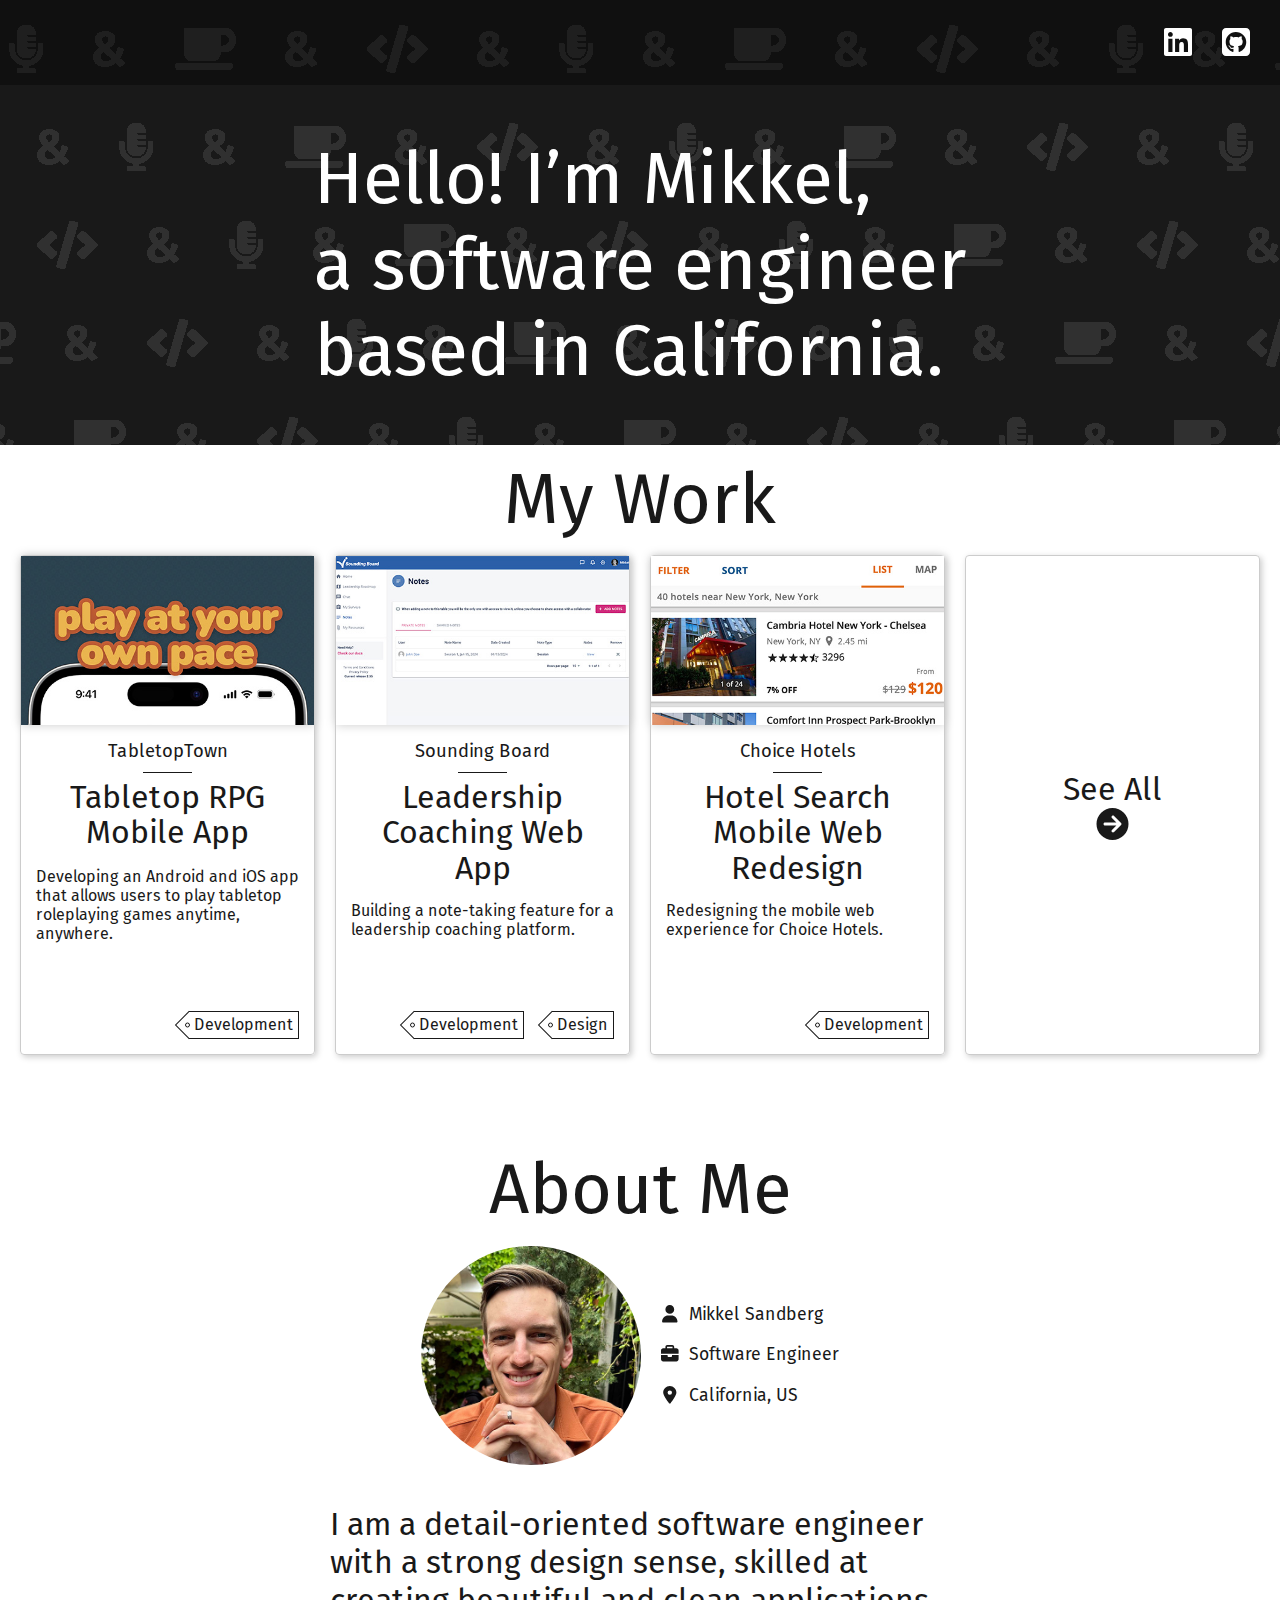
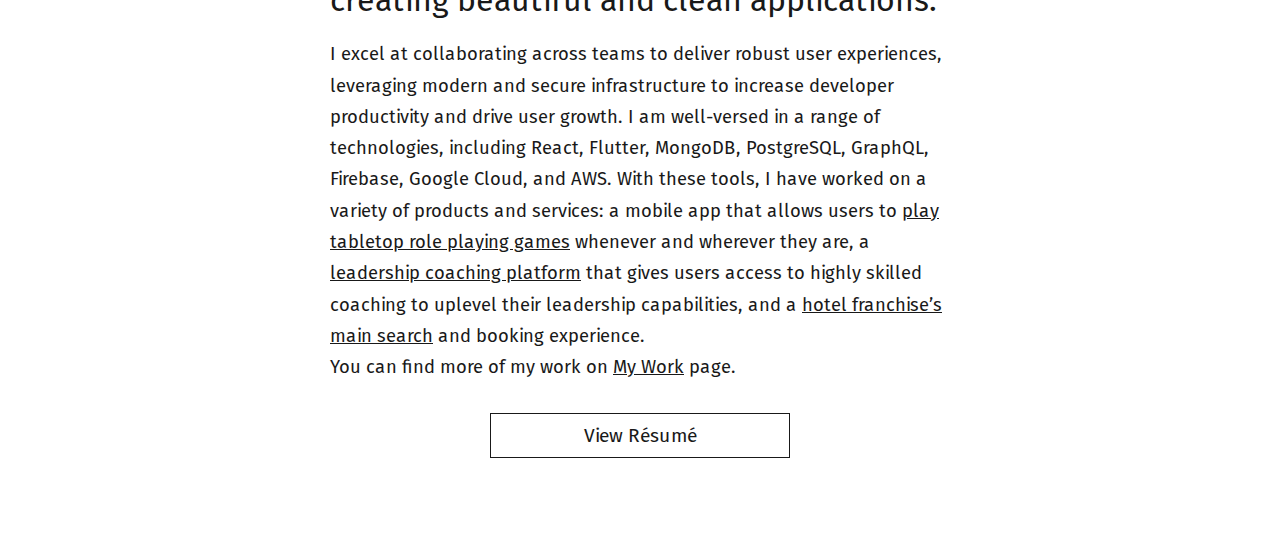
<file: index.html>
<!DOCTYPE html><html lang="en"><head><meta charSet="utf-8"/><meta name="viewport" content="width=device-width, initial-scale=1"/><link rel="preload" href="/_next/static/media/4d1af68a2715a16a-s.p.woff2" as="font" crossorigin="" type="font/woff2"/><link rel="stylesheet" href="/_next/static/css/5457dafae42eea47.css" crossorigin="" data-precedence="next"/><link rel="preload" as="script" fetchPriority="low" href="/_next/static/chunks/webpack-a10ef56d560843b6.js" crossorigin=""/><script src="/_next/static/chunks/fd9d1056-edae34b3e415f2b5.js" async="" crossorigin=""></script><script src="/_next/static/chunks/69-66ff54a64de07733.js" async="" crossorigin=""></script><script src="/_next/static/chunks/main-app-c1a3c1efbddd2082.js" async="" crossorigin=""></script><script src="/_next/static/chunks/870fdd6f-9c47282e04d81a35.js" async=""></script><script src="/_next/static/chunks/250-68ba6a6d83d5382c.js" async=""></script><script src="/_next/static/chunks/808-b70f05fb23f9cf63.js" async=""></script><script src="/_next/static/chunks/853-06fbe9471c769078.js" async=""></script><script src="/_next/static/chunks/336-8bcd89688a424f5d.js" async=""></script><script src="/_next/static/chunks/app/page-4db100aef8cc04a9.js" async=""></script><script src="/_next/static/chunks/69b09407-7a8f6d4748fdb0de.js" async=""></script><script src="/_next/static/chunks/app/layout-a3199e49e3bdca59.js" async=""></script><script src="/_next/static/chunks/app/not-found-f8dd984469685ffa.js" async=""></script><link rel="preload" href="/_next/static/css/c937252de9e61ef1.css" as="style" crossorigin=""/><link rel="preload" href="https://www.googletagmanager.com/gtag/js?id=G-6197G6BRLV" as="script"/><title>Mikkel Sandberg | Software Engineer</title><meta name="description" content="This is Mikkel Sandberg’s website. He is a software engineer, and this site features some of his recent work."/><link rel="canonical" href="https://mikkelsandberg.com"/><link rel="icon" href="/favicon.ico" type="image/x-icon" sizes="48x48"/><meta name="next-size-adjust"/><script src="/_next/static/chunks/polyfills-c67a75d1b6f99dc8.js" crossorigin="" noModule=""></script></head><body class="__className_d5c5f4"><script src="/_next/static/chunks/webpack-a10ef56d560843b6.js" crossorigin="" async=""></script><script>(self.__next_f=self.__next_f||[]).push([0]);self.__next_f.push([2,null])</script><script>self.__next_f.push([1,"1:HL[\"/_next/static/media/4d1af68a2715a16a-s.p.woff2\",\"font\",{\"crossOrigin\":\"\",\"type\":\"font/woff2\"}]\n2:HL[\"/_next/static/css/5457dafae42eea47.css\",\"style\",{\"crossOrigin\":\"\"}]\n0:\"$L3\"\n"])</script><script>self.__next_f.push([1,"4:HL[\"/_next/static/css/c937252de9e61ef1.css\",\"style\",{\"crossOrigin\":\"\"}]\n"])</script><script>self.__next_f.push([1,"5:I[7690,[],\"\"]\n7:I[7831,[],\"\"]\n8:I[4945,[\"676\",\"static/chunks/870fdd6f-9c47282e04d81a35.js\",\"250\",\"static/chunks/250-68ba6a6d83d5382c.js\",\"808\",\"static/chunks/808-b70f05fb23f9cf63.js\",\"853\",\"static/chunks/853-06fbe9471c769078.js\",\"336\",\"static/chunks/336-8bcd89688a424f5d.js\",\"931\",\"static/chunks/app/page-4db100aef8cc04a9.js\"],\"\"]\n9:I[3969,[\"676\",\"static/chunks/870fdd6f-9c47282e04d81a35.js\",\"958\",\"static/chunks/69b09407-7a8f6d4748fdb0de.js\",\"250\",\"static/chunks/250-68ba6a6d83d5382c.js\",\"808\",\"static/chunks/"])</script><script>self.__next_f.push([1,"808-b70f05fb23f9cf63.js\",\"853\",\"static/chunks/853-06fbe9471c769078.js\",\"185\",\"static/chunks/app/layout-a3199e49e3bdca59.js\"],\"\"]\na:I[5613,[],\"\"]\nb:I[1778,[],\"\"]\nc:I[5250,[\"250\",\"static/chunks/250-68ba6a6d83d5382c.js\",\"160\",\"static/chunks/app/not-found-f8dd984469685ffa.js\"],\"\"]\nd:I[1845,[\"676\",\"static/chunks/870fdd6f-9c47282e04d81a35.js\",\"958\",\"static/chunks/69b09407-7a8f6d4748fdb0de.js\",\"250\",\"static/chunks/250-68ba6a6d83d5382c.js\",\"808\",\"static/chunks/808-b70f05fb23f9cf63.js\",\"853\",\"static/chunks/853-06fbe"])</script><script>self.__next_f.push([1,"9471c769078.js\",\"185\",\"static/chunks/app/layout-a3199e49e3bdca59.js\"],\"GoogleAnalytics\"]\nf:I[8955,[],\"\"]\n10:[]\n"])</script><script>self.__next_f.push([1,"3:[[[\"$\",\"link\",\"0\",{\"rel\":\"stylesheet\",\"href\":\"/_next/static/css/5457dafae42eea47.css\",\"precedence\":\"next\",\"crossOrigin\":\"\"}]],[\"$\",\"$L5\",null,{\"buildId\":\"iDH1tEgGtDg6XT3I1hVhj\",\"assetPrefix\":\"\",\"initialCanonicalUrl\":\"/\",\"initialTree\":[\"\",{\"children\":[\"__PAGE__\",{}]},\"$undefined\",\"$undefined\",true],\"initialSeedData\":[\"\",{\"children\":[\"__PAGE__\",{},[\"$L6\",[\"$\",\"$L7\",null,{\"propsForComponent\":{\"params\":{}},\"Component\":\"$8\",\"isStaticGeneration\":true}],null]]},[null,[\"$\",\"html\",null,{\"lang\":\"en\",\"children\":[[\"$\",\"body\",null,{\"suppressHydrationWarning\":true,\"className\":\"__className_d5c5f4\",\"children\":[\"$\",\"$L9\",null,{\"children\":[\"$\",\"$La\",null,{\"parallelRouterKey\":\"children\",\"segmentPath\":[\"children\"],\"loading\":\"$undefined\",\"loadingStyles\":\"$undefined\",\"loadingScripts\":\"$undefined\",\"hasLoading\":false,\"error\":\"$undefined\",\"errorStyles\":\"$undefined\",\"errorScripts\":\"$undefined\",\"template\":[\"$\",\"$Lb\",null,{}],\"templateStyles\":\"$undefined\",\"templateScripts\":\"$undefined\",\"notFound\":[\"$\",\"section\",null,{\"className\":\"contentWrapper\",\"children\":[[\"$\",\"header\",null,{\"className\":\"header\",\"children\":[\"$\",\"h1\",null,{\"className\":\"header__text\",\"children\":\"Not Found\"}]}],[\"$\",\"section\",null,{\"className\":\"notFound__wrapper\",\"children\":[[\"$\",\"h2\",null,{\"className\":\"notFound__subheading\",\"children\":\"Well this is embarrassing…\"}],[\"$\",\"p\",null,{\"className\":\"notFound__bodyText\",\"children\":\"The page you’re looking for doesn’t exist.\"}],[\"$\",\"p\",null,{\"className\":\"notFound__bodyText\",\"children\":\"Maybe you were looking for one of these pages:\"}],[\"$\",\"ul\",null,{\"className\":\"notFound__links\",\"children\":[[\"$\",\"li\",\"0\",{\"className\":\"notFound__links__item\",\"children\":[\"$\",\"$Lc\",null,{\"href\":\"/\",\"className\":\"notFound__links__item__link\",\"children\":\"Home\"}]}],[\"$\",\"li\",\"1\",{\"className\":\"notFound__links__item\",\"children\":[\"$\",\"$Lc\",null,{\"href\":\"/my-work\",\"className\":\"notFound__links__item__link\",\"children\":\"My Work\"}]}],[\"$\",\"li\",\"2\",{\"className\":\"notFound__links__item\",\"children\":[\"$\",\"$Lc\",null,{\"href\":\"/about-me\",\"className\":\"notFound__links__item__link\",\"children\":\"About Me\"}]}]]}]]}]]}],\"notFoundStyles\":[[\"$\",\"link\",\"0\",{\"rel\":\"stylesheet\",\"href\":\"/_next/static/css/40a4d4c94fa80587.css\",\"precedence\":\"next\",\"crossOrigin\":\"\"}]],\"styles\":[[\"$\",\"link\",\"0\",{\"rel\":\"stylesheet\",\"href\":\"/_next/static/css/c937252de9e61ef1.css\",\"precedence\":\"next\",\"crossOrigin\":\"\"}]]}]}]}],[\"$\",\"$Ld\",null,{\"gaId\":\"G-6197G6BRLV\"}]]}],null]],\"initialHead\":[false,\"$Le\"],\"globalErrorComponent\":\"$f\",\"missingSlots\":\"$W10\"}]]\n"])</script><script>self.__next_f.push([1,"e:[[\"$\",\"meta\",\"0\",{\"name\":\"viewport\",\"content\":\"width=device-width, initial-scale=1\"}],[\"$\",\"meta\",\"1\",{\"charSet\":\"utf-8\"}],[\"$\",\"title\",\"2\",{\"children\":\"Mikkel Sandberg | Software Engineer\"}],[\"$\",\"meta\",\"3\",{\"name\":\"description\",\"content\":\"This is Mikkel Sandberg’s website. He is a software engineer, and this site features some of his recent work.\"}],[\"$\",\"link\",\"4\",{\"rel\":\"canonical\",\"href\":\"https://mikkelsandberg.com\"}],[\"$\",\"link\",\"5\",{\"rel\":\"icon\",\"href\":\"/favicon.ico\",\"type\":\"image/x-icon\",\"sizes\":\"48x48\"}],[\"$\",\"meta\",\"6\",{\"name\":\"next-size-adjust\"}]]\n"])</script><script>self.__next_f.push([1,"6:null\n"])</script><script>self.__next_f.push([1,""])</script></body></html>
</file>
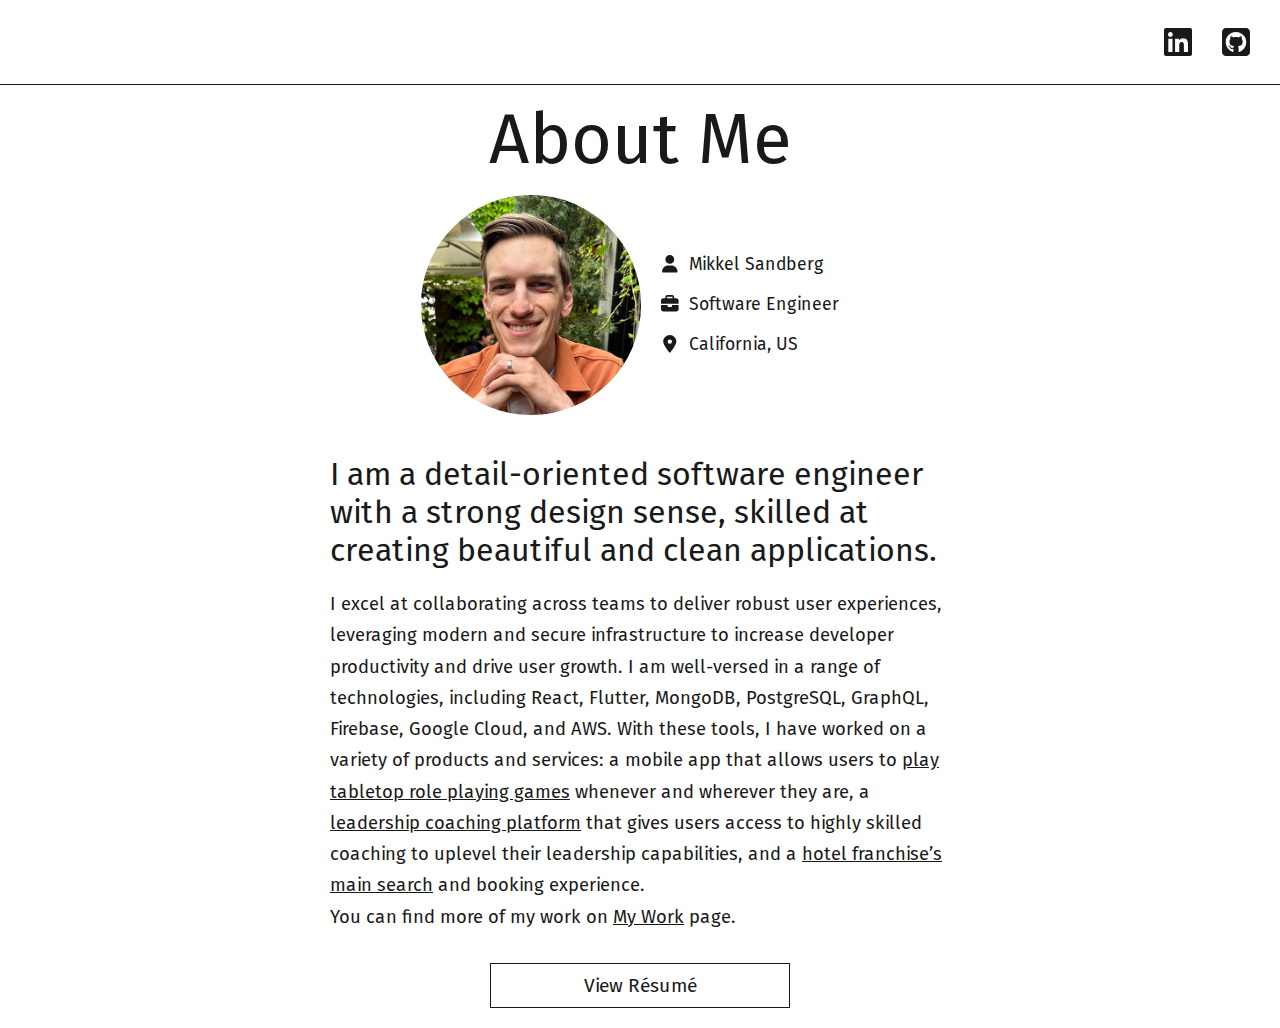
<file: about-me.html>
<!DOCTYPE html><html lang="en"><head><meta charSet="utf-8"/><meta name="viewport" content="width=device-width, initial-scale=1"/><link rel="preload" href="/_next/static/media/4d1af68a2715a16a-s.p.woff2" as="font" crossorigin="" type="font/woff2"/><link rel="stylesheet" href="/_next/static/css/5457dafae42eea47.css" crossorigin="" data-precedence="next"/><link rel="preload" as="script" fetchPriority="low" href="/_next/static/chunks/webpack-a10ef56d560843b6.js" crossorigin=""/><script src="/_next/static/chunks/fd9d1056-edae34b3e415f2b5.js" async="" crossorigin=""></script><script src="/_next/static/chunks/69-66ff54a64de07733.js" async="" crossorigin=""></script><script src="/_next/static/chunks/main-app-c1a3c1efbddd2082.js" async="" crossorigin=""></script><script src="/_next/static/chunks/870fdd6f-9c47282e04d81a35.js" async=""></script><script src="/_next/static/chunks/250-68ba6a6d83d5382c.js" async=""></script><script src="/_next/static/chunks/808-b70f05fb23f9cf63.js" async=""></script><script src="/_next/static/chunks/853-06fbe9471c769078.js" async=""></script><script src="/_next/static/chunks/app/about-me/page-c2cefe495dbfb3a9.js" async=""></script><script src="/_next/static/chunks/69b09407-7a8f6d4748fdb0de.js" async=""></script><script src="/_next/static/chunks/app/layout-a3199e49e3bdca59.js" async=""></script><script src="/_next/static/chunks/app/not-found-f8dd984469685ffa.js" async=""></script><link rel="preload" href="/_next/static/css/1ed442b26d0a2996.css" as="style" crossorigin=""/><link rel="preload" href="https://www.googletagmanager.com/gtag/js?id=G-6197G6BRLV" as="script"/><title>Mikkel Sandberg | Software Engineer</title><meta name="description" content="This is Mikkel Sandberg’s website. He is a software engineer, and this site features some of his recent work."/><link rel="canonical" href="https://mikkelsandberg.com"/><link rel="icon" href="/favicon.ico" type="image/x-icon" sizes="48x48"/><meta name="next-size-adjust"/><script src="/_next/static/chunks/polyfills-c67a75d1b6f99dc8.js" crossorigin="" noModule=""></script></head><body class="__className_d5c5f4"><script src="/_next/static/chunks/webpack-a10ef56d560843b6.js" crossorigin="" async=""></script><script>(self.__next_f=self.__next_f||[]).push([0]);self.__next_f.push([2,null])</script><script>self.__next_f.push([1,"1:HL[\"/_next/static/media/4d1af68a2715a16a-s.p.woff2\",\"font\",{\"crossOrigin\":\"\",\"type\":\"font/woff2\"}]\n2:HL[\"/_next/static/css/5457dafae42eea47.css\",\"style\",{\"crossOrigin\":\"\"}]\n0:\"$L3\"\n"])</script><script>self.__next_f.push([1,"4:HL[\"/_next/static/css/1ed442b26d0a2996.css\",\"style\",{\"crossOrigin\":\"\"}]\n"])</script><script>self.__next_f.push([1,"5:I[7690,[],\"\"]\n7:I[3283,[\"676\",\"static/chunks/870fdd6f-9c47282e04d81a35.js\",\"250\",\"static/chunks/250-68ba6a6d83d5382c.js\",\"808\",\"static/chunks/808-b70f05fb23f9cf63.js\",\"853\",\"static/chunks/853-06fbe9471c769078.js\",\"669\",\"static/chunks/app/about-me/page-c2cefe495dbfb3a9.js\"],\"\"]\n8:I[5613,[],\"\"]\n9:I[1778,[],\"\"]\na:I[3969,[\"676\",\"static/chunks/870fdd6f-9c47282e04d81a35.js\",\"958\",\"static/chunks/69b09407-7a8f6d4748fdb0de.js\",\"250\",\"static/chunks/250-68ba6a6d83d5382c.js\",\"808\",\"static/chunks/808-b70f05fb23f9cf63."])</script><script>self.__next_f.push([1,"js\",\"853\",\"static/chunks/853-06fbe9471c769078.js\",\"185\",\"static/chunks/app/layout-a3199e49e3bdca59.js\"],\"\"]\nb:I[5250,[\"250\",\"static/chunks/250-68ba6a6d83d5382c.js\",\"160\",\"static/chunks/app/not-found-f8dd984469685ffa.js\"],\"\"]\nc:I[1845,[\"676\",\"static/chunks/870fdd6f-9c47282e04d81a35.js\",\"958\",\"static/chunks/69b09407-7a8f6d4748fdb0de.js\",\"250\",\"static/chunks/250-68ba6a6d83d5382c.js\",\"808\",\"static/chunks/808-b70f05fb23f9cf63.js\",\"853\",\"static/chunks/853-06fbe9471c769078.js\",\"185\",\"static/chunks/app/layout-a3199"])</script><script>self.__next_f.push([1,"e49e3bdca59.js\"],\"GoogleAnalytics\"]\ne:I[8955,[],\"\"]\nf:[]\n"])</script><script>self.__next_f.push([1,"3:[[[\"$\",\"link\",\"0\",{\"rel\":\"stylesheet\",\"href\":\"/_next/static/css/5457dafae42eea47.css\",\"precedence\":\"next\",\"crossOrigin\":\"\"}]],[\"$\",\"$L5\",null,{\"buildId\":\"iDH1tEgGtDg6XT3I1hVhj\",\"assetPrefix\":\"\",\"initialCanonicalUrl\":\"/about-me\",\"initialTree\":[\"\",{\"children\":[\"about-me\",{\"children\":[\"__PAGE__\",{}]}]},\"$undefined\",\"$undefined\",true],\"initialSeedData\":[\"\",{\"children\":[\"about-me\",{\"children\":[\"__PAGE__\",{},[\"$L6\",[\"$\",\"section\",null,{\"className\":\"contentWrapper\",\"children\":[[\"$\",\"header\",null,{\"className\":\"header\",\"children\":[\"$\",\"h1\",null,{\"className\":\"header__text\",\"children\":\"About Me\"}]}],[\"$\",\"$L7\",null,{}]]}],null]]},[\"$\",\"$L8\",null,{\"parallelRouterKey\":\"children\",\"segmentPath\":[\"children\",\"about-me\",\"children\"],\"loading\":\"$undefined\",\"loadingStyles\":\"$undefined\",\"loadingScripts\":\"$undefined\",\"hasLoading\":false,\"error\":\"$undefined\",\"errorStyles\":\"$undefined\",\"errorScripts\":\"$undefined\",\"template\":[\"$\",\"$L9\",null,{}],\"templateStyles\":\"$undefined\",\"templateScripts\":\"$undefined\",\"notFound\":\"$undefined\",\"notFoundStyles\":\"$undefined\",\"styles\":[[\"$\",\"link\",\"0\",{\"rel\":\"stylesheet\",\"href\":\"/_next/static/css/1ed442b26d0a2996.css\",\"precedence\":\"next\",\"crossOrigin\":\"\"}]]}]]},[null,[\"$\",\"html\",null,{\"lang\":\"en\",\"children\":[[\"$\",\"body\",null,{\"suppressHydrationWarning\":true,\"className\":\"__className_d5c5f4\",\"children\":[\"$\",\"$La\",null,{\"children\":[\"$\",\"$L8\",null,{\"parallelRouterKey\":\"children\",\"segmentPath\":[\"children\"],\"loading\":\"$undefined\",\"loadingStyles\":\"$undefined\",\"loadingScripts\":\"$undefined\",\"hasLoading\":false,\"error\":\"$undefined\",\"errorStyles\":\"$undefined\",\"errorScripts\":\"$undefined\",\"template\":[\"$\",\"$L9\",null,{}],\"templateStyles\":\"$undefined\",\"templateScripts\":\"$undefined\",\"notFound\":[\"$\",\"section\",null,{\"className\":\"contentWrapper\",\"children\":[[\"$\",\"header\",null,{\"className\":\"header\",\"children\":[\"$\",\"h1\",null,{\"className\":\"header__text\",\"children\":\"Not Found\"}]}],[\"$\",\"section\",null,{\"className\":\"notFound__wrapper\",\"children\":[[\"$\",\"h2\",null,{\"className\":\"notFound__subheading\",\"children\":\"Well this is embarrassing…\"}],[\"$\",\"p\",null,{\"className\":\"notFound__bodyText\",\"children\":\"The page you’re looking for doesn’t exist.\"}],[\"$\",\"p\",null,{\"className\":\"notFound__bodyText\",\"children\":\"Maybe you were looking for one of these pages:\"}],[\"$\",\"ul\",null,{\"className\":\"notFound__links\",\"children\":[[\"$\",\"li\",\"0\",{\"className\":\"notFound__links__item\",\"children\":[\"$\",\"$Lb\",null,{\"href\":\"/\",\"className\":\"notFound__links__item__link\",\"children\":\"Home\"}]}],[\"$\",\"li\",\"1\",{\"className\":\"notFound__links__item\",\"children\":[\"$\",\"$Lb\",null,{\"href\":\"/my-work\",\"className\":\"notFound__links__item__link\",\"children\":\"My Work\"}]}],[\"$\",\"li\",\"2\",{\"className\":\"notFound__links__item\",\"children\":[\"$\",\"$Lb\",null,{\"href\":\"/about-me\",\"className\":\"notFound__links__item__link\",\"children\":\"About Me\"}]}]]}]]}]]}],\"notFoundStyles\":[[\"$\",\"link\",\"0\",{\"rel\":\"stylesheet\",\"href\":\"/_next/static/css/40a4d4c94fa80587.css\",\"precedence\":\"next\",\"crossOrigin\":\"\"}]],\"styles\":null}]}]}],[\"$\",\"$Lc\",null,{\"gaId\":\"G-6197G6BRLV\"}]]}],null]],\"initialHead\":[false,\"$Ld\"],\"globalErrorComponent\":\"$e\",\"missingSlots\":\"$Wf\"}]]\n"])</script><script>self.__next_f.push([1,"d:[[\"$\",\"meta\",\"0\",{\"name\":\"viewport\",\"content\":\"width=device-width, initial-scale=1\"}],[\"$\",\"meta\",\"1\",{\"charSet\":\"utf-8\"}],[\"$\",\"title\",\"2\",{\"children\":\"Mikkel Sandberg | Software Engineer\"}],[\"$\",\"meta\",\"3\",{\"name\":\"description\",\"content\":\"This is Mikkel Sandberg’s website. He is a software engineer, and this site features some of his recent work.\"}],[\"$\",\"link\",\"4\",{\"rel\":\"canonical\",\"href\":\"https://mikkelsandberg.com\"}],[\"$\",\"link\",\"5\",{\"rel\":\"icon\",\"href\":\"/favicon.ico\",\"type\":\"image/x-icon\",\"sizes\":\"48x48\"}],[\"$\",\"meta\",\"6\",{\"name\":\"next-size-adjust\"}]]\n"])</script><script>self.__next_f.push([1,"6:null\n"])</script><script>self.__next_f.push([1,""])</script></body></html>
</file>
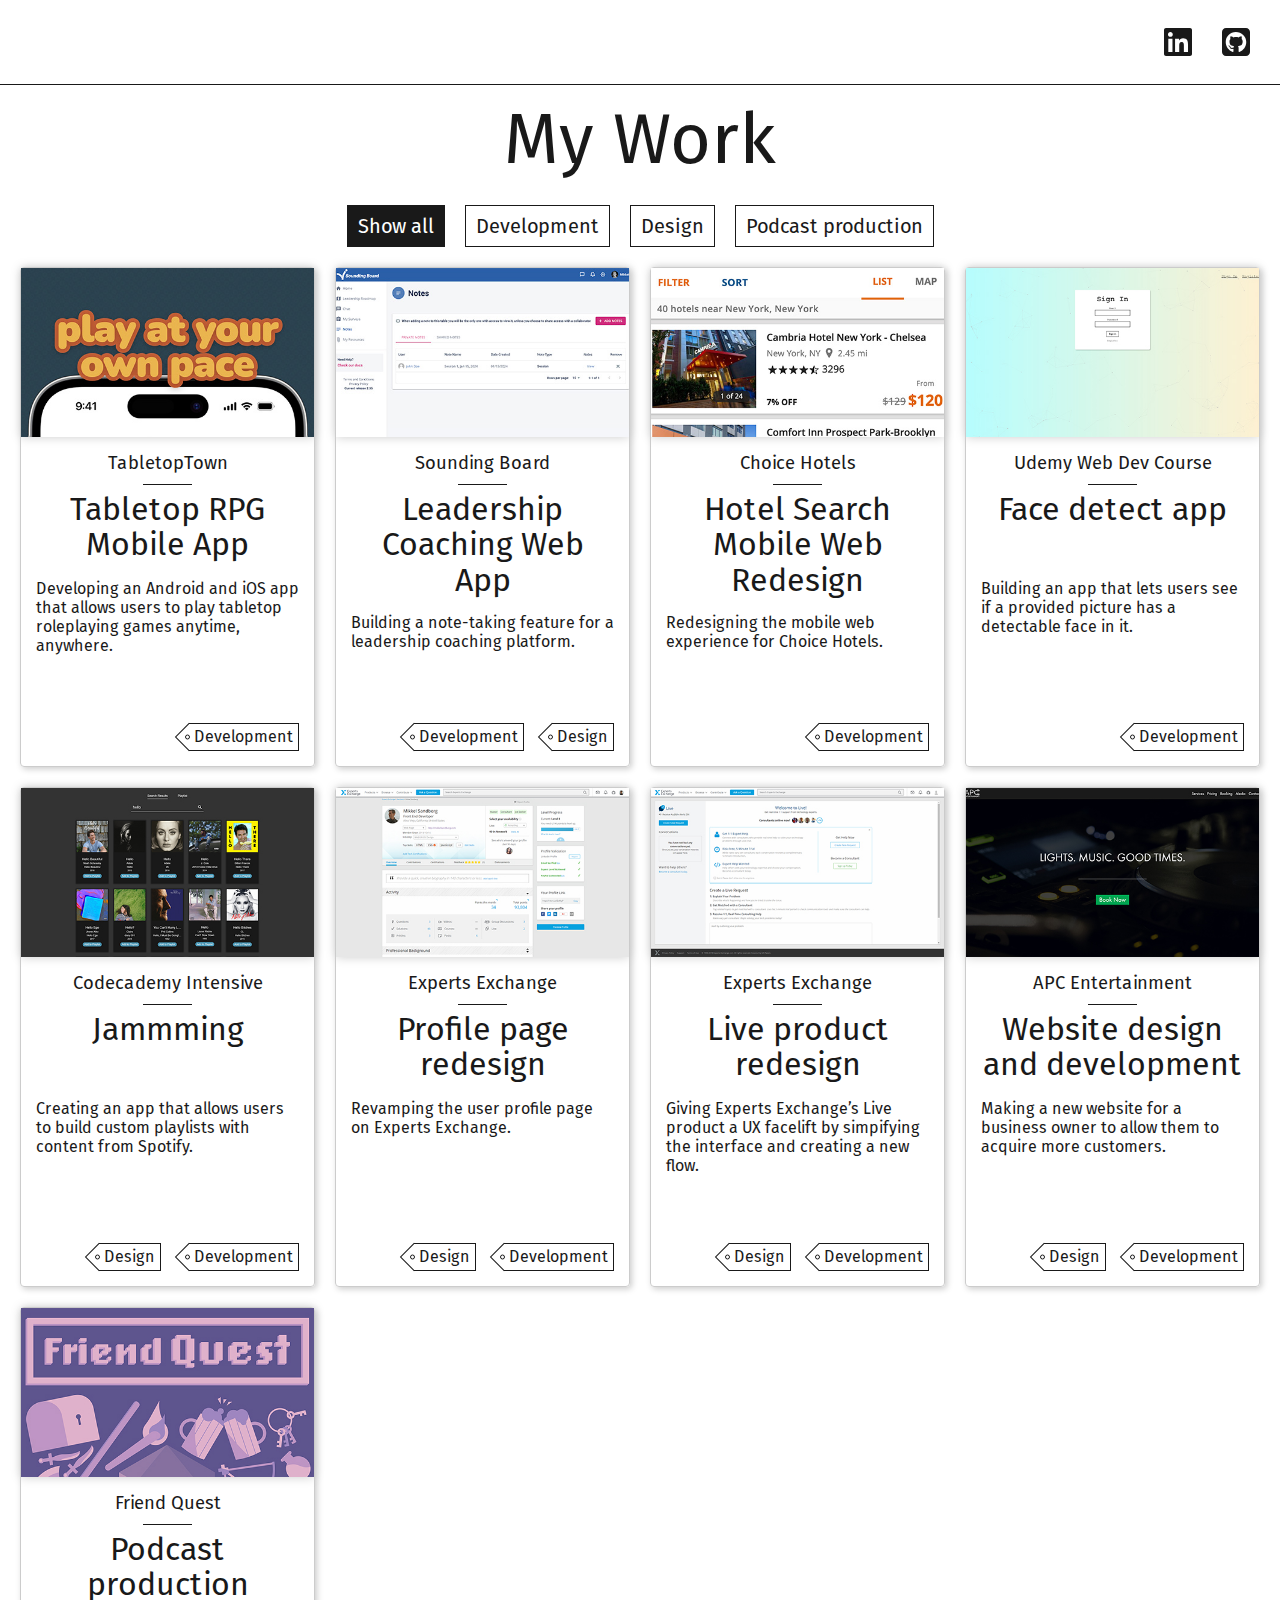
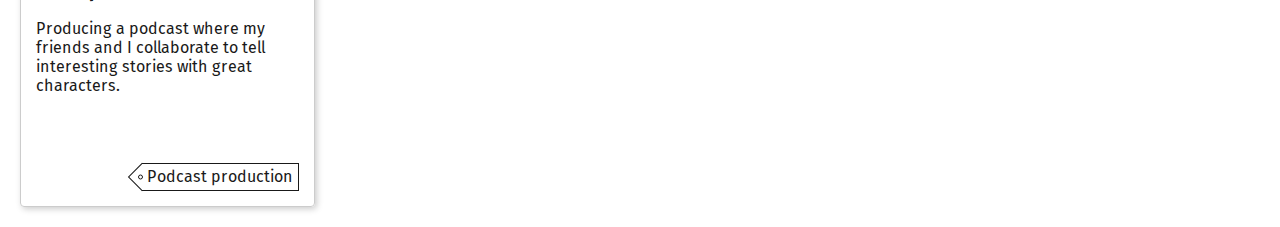
<file: my-work.html>
<!DOCTYPE html><html lang="en"><head><meta charSet="utf-8"/><meta name="viewport" content="width=device-width, initial-scale=1"/><link rel="preload" href="/_next/static/media/4d1af68a2715a16a-s.p.woff2" as="font" crossorigin="" type="font/woff2"/><link rel="stylesheet" href="/_next/static/css/5457dafae42eea47.css" crossorigin="" data-precedence="next"/><link rel="preload" as="script" fetchPriority="low" href="/_next/static/chunks/webpack-a10ef56d560843b6.js" crossorigin=""/><script src="/_next/static/chunks/fd9d1056-edae34b3e415f2b5.js" async="" crossorigin=""></script><script src="/_next/static/chunks/69-66ff54a64de07733.js" async="" crossorigin=""></script><script src="/_next/static/chunks/main-app-c1a3c1efbddd2082.js" async="" crossorigin=""></script><script src="/_next/static/chunks/870fdd6f-9c47282e04d81a35.js" async=""></script><script src="/_next/static/chunks/250-68ba6a6d83d5382c.js" async=""></script><script src="/_next/static/chunks/808-b70f05fb23f9cf63.js" async=""></script><script src="/_next/static/chunks/336-8bcd89688a424f5d.js" async=""></script><script src="/_next/static/chunks/app/my-work/page-87a9d0781188e7cb.js" async=""></script><script src="/_next/static/chunks/69b09407-7a8f6d4748fdb0de.js" async=""></script><script src="/_next/static/chunks/853-06fbe9471c769078.js" async=""></script><script src="/_next/static/chunks/app/layout-a3199e49e3bdca59.js" async=""></script><script src="/_next/static/chunks/app/not-found-f8dd984469685ffa.js" async=""></script><link rel="preload" href="/_next/static/css/5748cb2317d1e001.css" as="style" crossorigin=""/><link rel="preload" href="https://www.googletagmanager.com/gtag/js?id=G-6197G6BRLV" as="script"/><title>Mikkel Sandberg | Software Engineer</title><meta name="description" content="This is Mikkel Sandberg’s website. He is a software engineer, and this site features some of his recent work."/><link rel="canonical" href="https://mikkelsandberg.com"/><link rel="icon" href="/favicon.ico" type="image/x-icon" sizes="48x48"/><meta name="next-size-adjust"/><script src="/_next/static/chunks/polyfills-c67a75d1b6f99dc8.js" crossorigin="" noModule=""></script></head><body class="__className_d5c5f4"><script src="/_next/static/chunks/webpack-a10ef56d560843b6.js" crossorigin="" async=""></script><script>(self.__next_f=self.__next_f||[]).push([0]);self.__next_f.push([2,null])</script><script>self.__next_f.push([1,"1:HL[\"/_next/static/media/4d1af68a2715a16a-s.p.woff2\",\"font\",{\"crossOrigin\":\"\",\"type\":\"font/woff2\"}]\n2:HL[\"/_next/static/css/5457dafae42eea47.css\",\"style\",{\"crossOrigin\":\"\"}]\n0:\"$L3\"\n"])</script><script>self.__next_f.push([1,"4:HL[\"/_next/static/css/5748cb2317d1e001.css\",\"style\",{\"crossOrigin\":\"\"}]\n"])</script><script>self.__next_f.push([1,"5:I[7690,[],\"\"]\n7:I[7831,[],\"\"]\n8:I[1546,[\"676\",\"static/chunks/870fdd6f-9c47282e04d81a35.js\",\"250\",\"static/chunks/250-68ba6a6d83d5382c.js\",\"808\",\"static/chunks/808-b70f05fb23f9cf63.js\",\"336\",\"static/chunks/336-8bcd89688a424f5d.js\",\"127\",\"static/chunks/app/my-work/page-87a9d0781188e7cb.js\"],\"\"]\n9:I[5613,[],\"\"]\na:I[1778,[],\"\"]\nb:I[3969,[\"676\",\"static/chunks/870fdd6f-9c47282e04d81a35.js\",\"958\",\"static/chunks/69b09407-7a8f6d4748fdb0de.js\",\"250\",\"static/chunks/250-68ba6a6d83d5382c.js\",\"808\",\"static/chunks/808-b7"])</script><script>self.__next_f.push([1,"0f05fb23f9cf63.js\",\"853\",\"static/chunks/853-06fbe9471c769078.js\",\"185\",\"static/chunks/app/layout-a3199e49e3bdca59.js\"],\"\"]\nc:I[5250,[\"250\",\"static/chunks/250-68ba6a6d83d5382c.js\",\"160\",\"static/chunks/app/not-found-f8dd984469685ffa.js\"],\"\"]\nd:I[1845,[\"676\",\"static/chunks/870fdd6f-9c47282e04d81a35.js\",\"958\",\"static/chunks/69b09407-7a8f6d4748fdb0de.js\",\"250\",\"static/chunks/250-68ba6a6d83d5382c.js\",\"808\",\"static/chunks/808-b70f05fb23f9cf63.js\",\"853\",\"static/chunks/853-06fbe9471c769078.js\",\"185\",\"static/chunks/a"])</script><script>self.__next_f.push([1,"pp/layout-a3199e49e3bdca59.js\"],\"GoogleAnalytics\"]\nf:I[8955,[],\"\"]\n10:[]\n"])</script><script>self.__next_f.push([1,"3:[[[\"$\",\"link\",\"0\",{\"rel\":\"stylesheet\",\"href\":\"/_next/static/css/5457dafae42eea47.css\",\"precedence\":\"next\",\"crossOrigin\":\"\"}]],[\"$\",\"$L5\",null,{\"buildId\":\"iDH1tEgGtDg6XT3I1hVhj\",\"assetPrefix\":\"\",\"initialCanonicalUrl\":\"/my-work\",\"initialTree\":[\"\",{\"children\":[\"my-work\",{\"children\":[\"__PAGE__\",{}]}]},\"$undefined\",\"$undefined\",true],\"initialSeedData\":[\"\",{\"children\":[\"my-work\",{\"children\":[\"__PAGE__\",{},[\"$L6\",[\"$\",\"$L7\",null,{\"propsForComponent\":{\"params\":{}},\"Component\":\"$8\",\"isStaticGeneration\":true}],null]]},[\"$\",\"$L9\",null,{\"parallelRouterKey\":\"children\",\"segmentPath\":[\"children\",\"my-work\",\"children\"],\"loading\":\"$undefined\",\"loadingStyles\":\"$undefined\",\"loadingScripts\":\"$undefined\",\"hasLoading\":false,\"error\":\"$undefined\",\"errorStyles\":\"$undefined\",\"errorScripts\":\"$undefined\",\"template\":[\"$\",\"$La\",null,{}],\"templateStyles\":\"$undefined\",\"templateScripts\":\"$undefined\",\"notFound\":\"$undefined\",\"notFoundStyles\":\"$undefined\",\"styles\":[[\"$\",\"link\",\"0\",{\"rel\":\"stylesheet\",\"href\":\"/_next/static/css/5748cb2317d1e001.css\",\"precedence\":\"next\",\"crossOrigin\":\"\"}]]}]]},[null,[\"$\",\"html\",null,{\"lang\":\"en\",\"children\":[[\"$\",\"body\",null,{\"suppressHydrationWarning\":true,\"className\":\"__className_d5c5f4\",\"children\":[\"$\",\"$Lb\",null,{\"children\":[\"$\",\"$L9\",null,{\"parallelRouterKey\":\"children\",\"segmentPath\":[\"children\"],\"loading\":\"$undefined\",\"loadingStyles\":\"$undefined\",\"loadingScripts\":\"$undefined\",\"hasLoading\":false,\"error\":\"$undefined\",\"errorStyles\":\"$undefined\",\"errorScripts\":\"$undefined\",\"template\":[\"$\",\"$La\",null,{}],\"templateStyles\":\"$undefined\",\"templateScripts\":\"$undefined\",\"notFound\":[\"$\",\"section\",null,{\"className\":\"contentWrapper\",\"children\":[[\"$\",\"header\",null,{\"className\":\"header\",\"children\":[\"$\",\"h1\",null,{\"className\":\"header__text\",\"children\":\"Not Found\"}]}],[\"$\",\"section\",null,{\"className\":\"notFound__wrapper\",\"children\":[[\"$\",\"h2\",null,{\"className\":\"notFound__subheading\",\"children\":\"Well this is embarrassing…\"}],[\"$\",\"p\",null,{\"className\":\"notFound__bodyText\",\"children\":\"The page you’re looking for doesn’t exist.\"}],[\"$\",\"p\",null,{\"className\":\"notFound__bodyText\",\"children\":\"Maybe you were looking for one of these pages:\"}],[\"$\",\"ul\",null,{\"className\":\"notFound__links\",\"children\":[[\"$\",\"li\",\"0\",{\"className\":\"notFound__links__item\",\"children\":[\"$\",\"$Lc\",null,{\"href\":\"/\",\"className\":\"notFound__links__item__link\",\"children\":\"Home\"}]}],[\"$\",\"li\",\"1\",{\"className\":\"notFound__links__item\",\"children\":[\"$\",\"$Lc\",null,{\"href\":\"/my-work\",\"className\":\"notFound__links__item__link\",\"children\":\"My Work\"}]}],[\"$\",\"li\",\"2\",{\"className\":\"notFound__links__item\",\"children\":[\"$\",\"$Lc\",null,{\"href\":\"/about-me\",\"className\":\"notFound__links__item__link\",\"children\":\"About Me\"}]}]]}]]}]]}],\"notFoundStyles\":[[\"$\",\"link\",\"0\",{\"rel\":\"stylesheet\",\"href\":\"/_next/static/css/40a4d4c94fa80587.css\",\"precedence\":\"next\",\"crossOrigin\":\"\"}]],\"styles\":null}]}]}],[\"$\",\"$Ld\",null,{\"gaId\":\"G-6197G6BRLV\"}]]}],null]],\"initialHead\":[false,\"$Le\"],\"globalErrorComponent\":\"$f\",\"missingSlots\":\"$W10\"}]]\n"])</script><script>self.__next_f.push([1,"e:[[\"$\",\"meta\",\"0\",{\"name\":\"viewport\",\"content\":\"width=device-width, initial-scale=1\"}],[\"$\",\"meta\",\"1\",{\"charSet\":\"utf-8\"}],[\"$\",\"title\",\"2\",{\"children\":\"Mikkel Sandberg | Software Engineer\"}],[\"$\",\"meta\",\"3\",{\"name\":\"description\",\"content\":\"This is Mikkel Sandberg’s website. He is a software engineer, and this site features some of his recent work.\"}],[\"$\",\"link\",\"4\",{\"rel\":\"canonical\",\"href\":\"https://mikkelsandberg.com\"}],[\"$\",\"link\",\"5\",{\"rel\":\"icon\",\"href\":\"/favicon.ico\",\"type\":\"image/x-icon\",\"sizes\":\"48x48\"}],[\"$\",\"meta\",\"6\",{\"name\":\"next-size-adjust\"}]]\n"])</script><script>self.__next_f.push([1,"6:null\n"])</script><script>self.__next_f.push([1,""])</script></body></html>
</file>
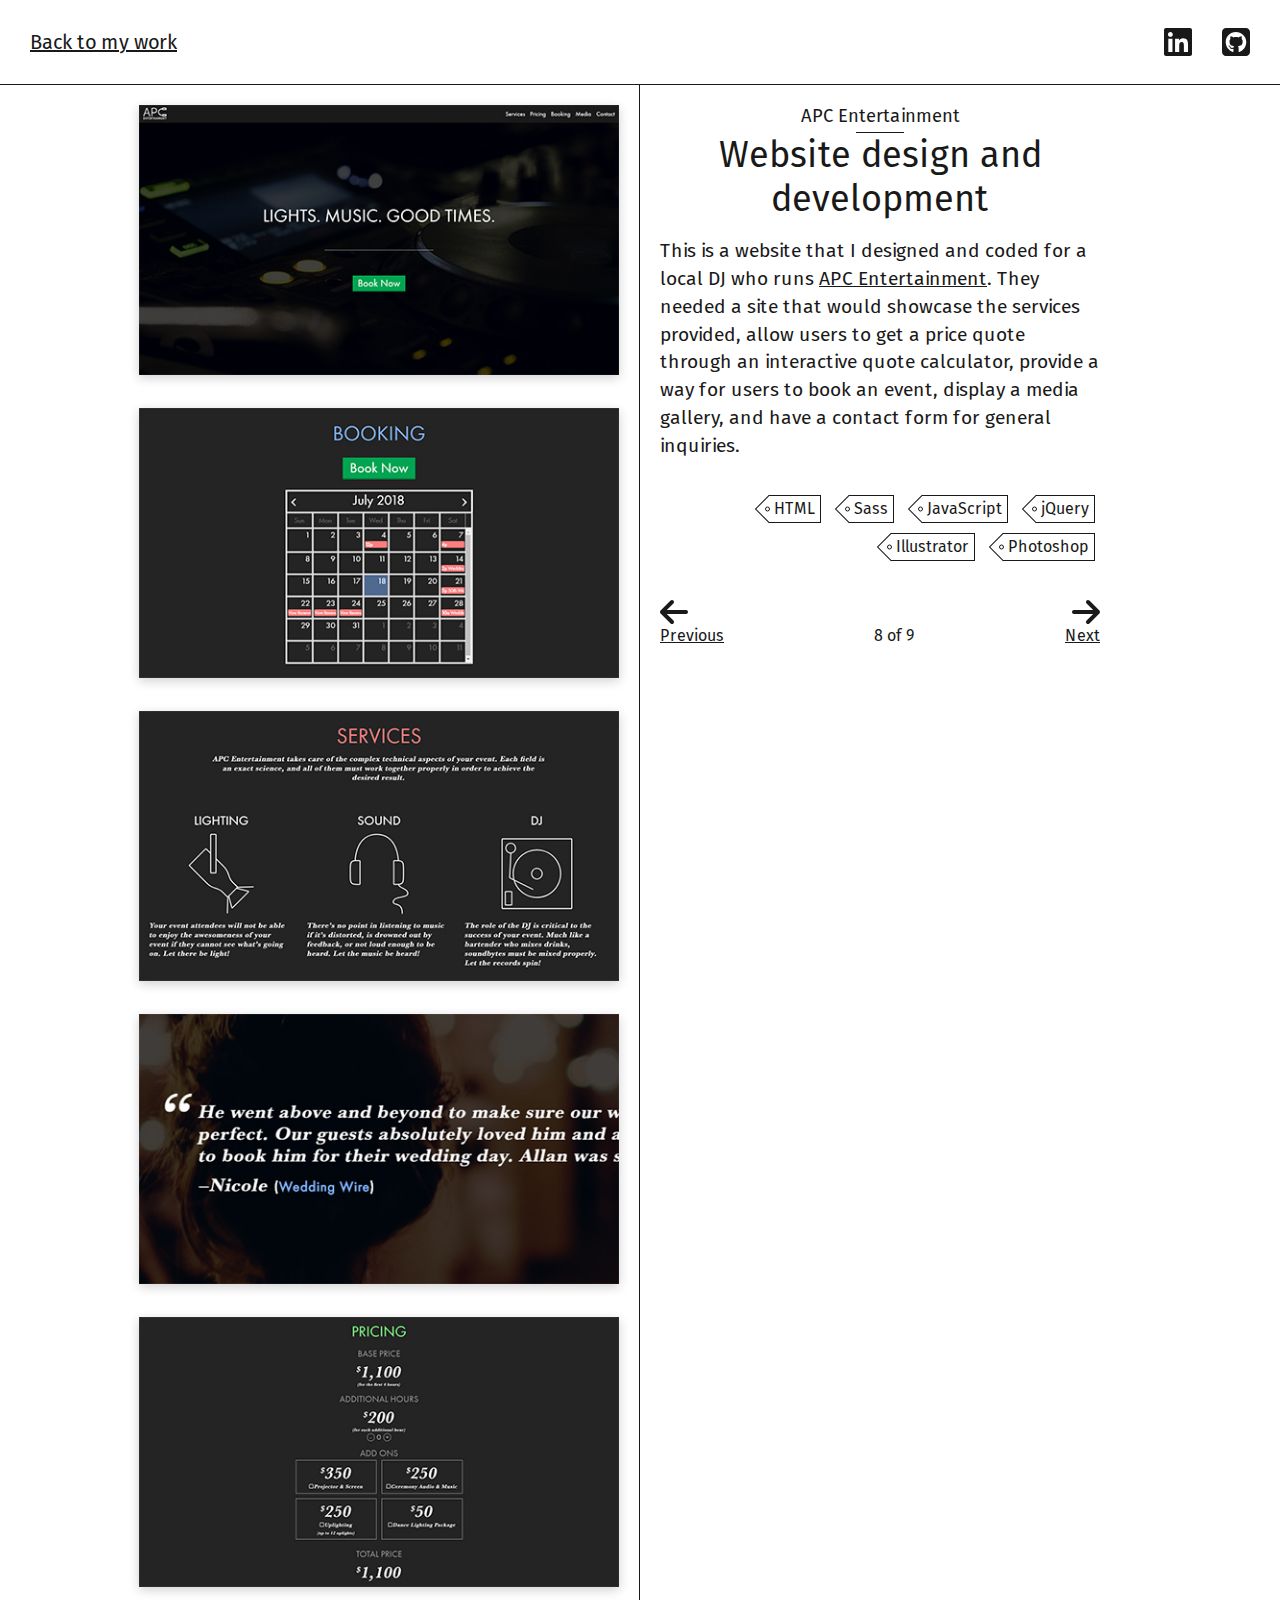
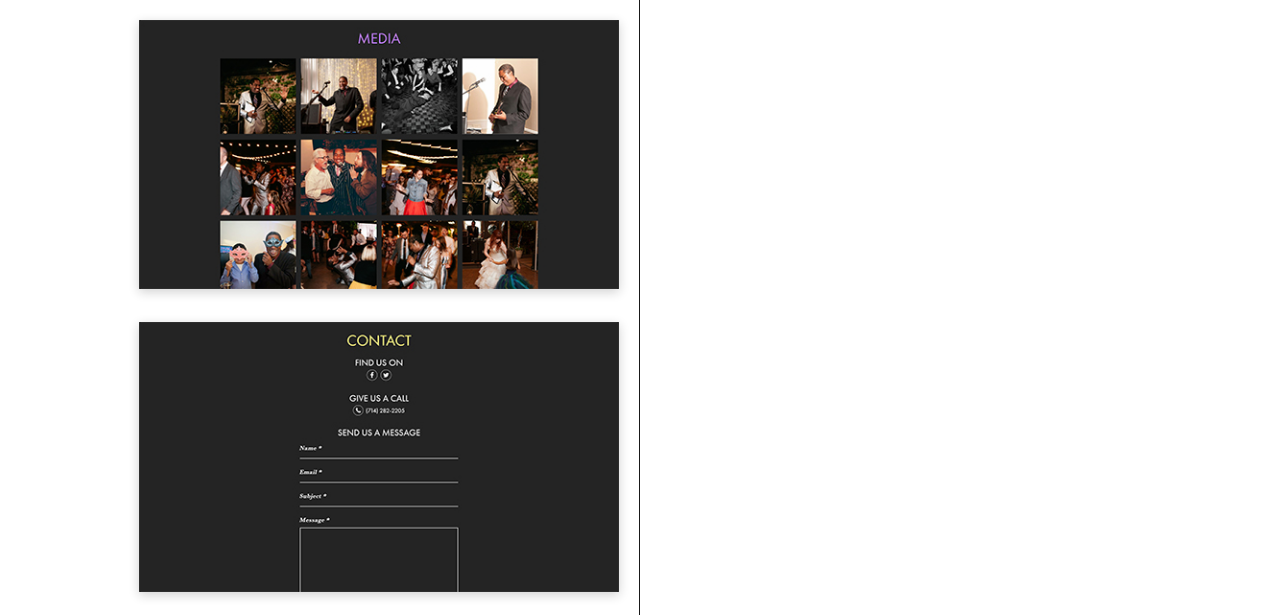
<file: my-work/apc-entertainment-website-design-and-development.html>
<!DOCTYPE html><html lang="en"><head><meta charSet="utf-8"/><meta name="viewport" content="width=device-width, initial-scale=1"/><link rel="preload" href="/_next/static/media/4d1af68a2715a16a-s.p.woff2" as="font" crossorigin="" type="font/woff2"/><link rel="stylesheet" href="/_next/static/css/5457dafae42eea47.css" crossorigin="" data-precedence="next"/><link rel="preload" as="script" fetchPriority="low" href="/_next/static/chunks/webpack-a10ef56d560843b6.js" crossorigin=""/><script src="/_next/static/chunks/fd9d1056-edae34b3e415f2b5.js" async="" crossorigin=""></script><script src="/_next/static/chunks/69-66ff54a64de07733.js" async="" crossorigin=""></script><script src="/_next/static/chunks/main-app-c1a3c1efbddd2082.js" async="" crossorigin=""></script><script src="/_next/static/chunks/250-68ba6a6d83d5382c.js" async=""></script><script src="/_next/static/chunks/212-d75bde86f7e93be8.js" async=""></script><script src="/_next/static/chunks/app/my-work/%5Bslug%5D/page-f7cc67c737300908.js" async=""></script><script src="/_next/static/chunks/870fdd6f-9c47282e04d81a35.js" async=""></script><script src="/_next/static/chunks/69b09407-7a8f6d4748fdb0de.js" async=""></script><script src="/_next/static/chunks/808-b70f05fb23f9cf63.js" async=""></script><script src="/_next/static/chunks/853-06fbe9471c769078.js" async=""></script><script src="/_next/static/chunks/app/layout-a3199e49e3bdca59.js" async=""></script><link rel="preload" href="/_next/static/css/115696df4937d53f.css" as="style" crossorigin=""/><link rel="preload" href="https://www.googletagmanager.com/gtag/js?id=G-6197G6BRLV" as="script"/><title>Mikkel Sandberg | Software Engineer</title><meta name="description" content="This is Mikkel Sandberg’s website. He is a software engineer, and this site features some of his recent work."/><link rel="canonical" href="https://mikkelsandberg.com"/><link rel="icon" href="/favicon.ico" type="image/x-icon" sizes="48x48"/><meta name="next-size-adjust"/><script src="/_next/static/chunks/polyfills-c67a75d1b6f99dc8.js" crossorigin="" noModule=""></script></head><body class="__className_d5c5f4"><script src="/_next/static/chunks/webpack-a10ef56d560843b6.js" crossorigin="" async=""></script><script>(self.__next_f=self.__next_f||[]).push([0]);self.__next_f.push([2,null])</script><script>self.__next_f.push([1,"1:HL[\"/_next/static/media/4d1af68a2715a16a-s.p.woff2\",\"font\",{\"crossOrigin\":\"\",\"type\":\"font/woff2\"}]\n2:HL[\"/_next/static/css/5457dafae42eea47.css\",\"style\",{\"crossOrigin\":\"\"}]\n0:\"$L3\"\n"])</script><script>self.__next_f.push([1,"4:HL[\"/_next/static/css/115696df4937d53f.css\",\"style\",{\"crossOrigin\":\"\"}]\n"])</script><script>self.__next_f.push([1,"5:I[7690,[],\"\"]\n7:I[7862,[\"250\",\"static/chunks/250-68ba6a6d83d5382c.js\",\"212\",\"static/chunks/212-d75bde86f7e93be8.js\",\"779\",\"static/chunks/app/my-work/%5Bslug%5D/page-f7cc67c737300908.js\"],\"\"]\n8:I[5250,[\"250\",\"static/chunks/250-68ba6a6d83d5382c.js\",\"212\",\"static/chunks/212-d75bde86f7e93be8.js\",\"779\",\"static/chunks/app/my-work/%5Bslug%5D/page-f7cc67c737300908.js\"],\"\"]\n9:I[5613,[],\"\"]\nb:I[1778,[],\"\"]\nc:I[3969,[\"676\",\"static/chunks/870fdd6f-9c47282e04d81a35.js\",\"958\",\"static/chunks/69b09407-7a8f6d4748fdb0de.js"])</script><script>self.__next_f.push([1,"\",\"250\",\"static/chunks/250-68ba6a6d83d5382c.js\",\"808\",\"static/chunks/808-b70f05fb23f9cf63.js\",\"853\",\"static/chunks/853-06fbe9471c769078.js\",\"185\",\"static/chunks/app/layout-a3199e49e3bdca59.js\"],\"\"]\nd:I[1845,[\"676\",\"static/chunks/870fdd6f-9c47282e04d81a35.js\",\"958\",\"static/chunks/69b09407-7a8f6d4748fdb0de.js\",\"250\",\"static/chunks/250-68ba6a6d83d5382c.js\",\"808\",\"static/chunks/808-b70f05fb23f9cf63.js\",\"853\",\"static/chunks/853-06fbe9471c769078.js\",\"185\",\"static/chunks/app/layout-a3199e49e3bdca59.js\"],\"GoogleAna"])</script><script>self.__next_f.push([1,"lytics\"]\nf:I[8955,[],\"\"]\na:[\"slug\",\"apc-entertainment-website-design-and-development\",\"d\"]\n10:[]\n"])</script><script>self.__next_f.push([1,"3:[[[\"$\",\"link\",\"0\",{\"rel\":\"stylesheet\",\"href\":\"/_next/static/css/5457dafae42eea47.css\",\"precedence\":\"next\",\"crossOrigin\":\"\"}]],[\"$\",\"$L5\",null,{\"buildId\":\"iDH1tEgGtDg6XT3I1hVhj\",\"assetPrefix\":\"\",\"initialCanonicalUrl\":\"/my-work/apc-entertainment-website-design-and-development\",\"initialTree\":[\"\",{\"children\":[\"my-work\",{\"children\":[[\"slug\",\"apc-entertainment-website-design-and-development\",\"d\"],{\"children\":[\"__PAGE__?{\\\"slug\\\":\\\"apc-entertainment-website-design-and-development\\\"}\",{}]}]}]},\"$undefined\",\"$undefined\",true],\"initialSeedData\":[\"\",{\"children\":[\"my-work\",{\"children\":[[\"slug\",\"apc-entertainment-website-design-and-development\",\"d\"],{\"children\":[\"__PAGE__\",{},[\"$L6\",[\"$\",\"section\",null,{\"className\":\"workDetails\",\"children\":[[\"$\",\"$L7\",null,{\"workData\":{\"id\":\"apc-entertainment-website-design-and-development\",\"workLabel\":\"APC Entertainment\",\"workTitle\":\"Website design and development\",\"tags\":[\"Design\",\"Development\"],\"skills\":[\"HTML\",\"Sass\",\"JavaScript\",\"jQuery\",\"Illustrator\",\"Photoshop\"],\"summary\":\"Making a new website for a business owner to allow them to acquire more customers.\",\"description\":\"This is a website that I designed and coded for a local DJ who runs \u003ca href=\\\"http://apcentertainment.net\\\" target=\\\"_blank\\\" rel=\\\"noopener noreferrer\\\"\u003eAPC Entertainment\u003c/a\u003e. They needed a site that would showcase the services provided, allow users to get a price quote through an interactive quote calculator, provide a way for users to book an event, display a media gallery, and have a contact form for general inquiries.\",\"images\":[{\"subTitle\":\"Splash screen\",\"thumbnail\":\"/apc-entertainment/1-splashscreen-thumbnail.jpg\",\"fullSize\":\"/apc-entertainment/1-splashscreen-full-size.jpg\",\"caption\":\"The splash screen for APC Entertainment.\"},{\"subTitle\":\"Booking section\",\"thumbnail\":\"/apc-entertainment/2-booking-thumbnail.jpg\",\"fullSize\":\"/apc-entertainment/2-booking-full-size.jpg\",\"caption\":\"The booking section for APC Entertainment.\"},{\"subTitle\":\"Services section\",\"thumbnail\":\"/apc-entertainment/3-services-thumbnail.jpg\",\"fullSize\":\"/apc-entertainment/3-services-full-size.jpg\",\"caption\":\"The services section for APC Entertainment.\"},{\"subTitle\":\"Testimonial section\",\"thumbnail\":\"/apc-entertainment/4-testimonial-thumbnail.jpg\",\"fullSize\":\"/apc-entertainment/4-testimonial-full-size.jpg\",\"caption\":\"The testimonial section for APC Entertainment.\"},{\"subTitle\":\"Pricing section\",\"thumbnail\":\"/apc-entertainment/5-pricing-thumbnail.jpg\",\"fullSize\":\"/apc-entertainment/5-pricing-full-size.jpg\",\"caption\":\"The pricing section for APC Entertainment.\"},{\"subTitle\":\"Media section\",\"thumbnail\":\"/apc-entertainment/6-media-thumbnail.jpg\",\"fullSize\":\"/apc-entertainment/6-media-full-size.jpg\",\"caption\":\"The media section for APC Entertainment.\"},{\"subTitle\":\"Contact section\",\"thumbnail\":\"/apc-entertainment/7-contact-thumbnail.jpg\",\"fullSize\":\"/apc-entertainment/7-contact-full-size.jpg\",\"caption\":\"The contact section for APC Entertainment.\"}]}}],[\"$\",\"section\",null,{\"className\":\"workDetails__info\",\"children\":[[\"$\",\"header\",null,{\"className\":\"workDetails__header\",\"children\":[[\"$\",\"h1\",null,{\"className\":\"workDetails__header__label\",\"children\":\"APC Entertainment\"}],[\"$\",\"h2\",null,{\"className\":\"workDetails__header__title\",\"children\":\"Website design and development\"}]]}],[\"$\",\"article\",null,{\"className\":\"workDetails__info__description\",\"children\":[\"$\",\"p\",null,{\"className\":\"workDetails__info__description__text\",\"children\":[\"This is a website that I designed and coded for a local DJ who runs \",[\"$\",\"a\",\"1\",{\"href\":\"http://apcentertainment.net\",\"target\":\"_blank\",\"rel\":\"noopener noreferrer\",\"children\":\"APC Entertainment\"}],\". They needed a site that would showcase the services provided, allow users to get a price quote through an interactive quote calculator, provide a way for users to book an event, display a media gallery, and have a contact form for general inquiries.\"]}]}],[\"$\",\"footer\",null,{\"className\":\"workDetails__info__footer\",\"children\":[[\"$\",\"ul\",null,{\"className\":\"tags\",\"children\":[[\"$\",\"li\",\"0\",{\"className\":\"tag\",\"children\":[[\"$\",\"span\",null,{\"className\":\"tag__point\"}],[\"$\",\"span\",null,{\"className\":\"tag__hole\"}],\"HTML\"]}],[\"$\",\"li\",\"1\",{\"className\":\"tag\",\"children\":[[\"$\",\"span\",null,{\"className\":\"tag__point\"}],[\"$\",\"span\",null,{\"className\":\"tag__hole\"}],\"Sass\"]}],[\"$\",\"li\",\"2\",{\"className\":\"tag\",\"children\":[[\"$\",\"span\",null,{\"className\":\"tag__point\"}],[\"$\",\"span\",null,{\"className\":\"tag__hole\"}],\"JavaScript\"]}],[\"$\",\"li\",\"3\",{\"className\":\"tag\",\"children\":[[\"$\",\"span\",null,{\"className\":\"tag__point\"}],[\"$\",\"span\",null,{\"className\":\"tag__hole\"}],\"jQuery\"]}],[\"$\",\"li\",\"4\",{\"className\":\"tag\",\"children\":[[\"$\",\"span\",null,{\"className\":\"tag__point\"}],[\"$\",\"span\",null,{\"className\":\"tag__hole\"}],\"Illustrator\"]}],[\"$\",\"li\",\"5\",{\"className\":\"tag\",\"children\":[[\"$\",\"span\",null,{\"className\":\"tag__point\"}],[\"$\",\"span\",null,{\"className\":\"tag__hole\"}],\"Photoshop\"]}]]}],[\"$\",\"section\",null,{\"className\":\"workDetails__info__footer__linkToOtherWork\",\"children\":[[\"$\",\"p\",null,{\"children\":[\"$\",\"$L8\",null,{\"href\":\"/my-work/experts-exchange-live-product-redesign\",\"className\":\"workDetails__info__footer__linkToOtherWork__link\",\"children\":[[\"$\",\"svg\",null,{\"aria-hidden\":\"true\",\"focusable\":\"false\",\"data-prefix\":\"fas\",\"data-icon\":\"arrow-left\",\"className\":\"svg-inline--fa fa-arrow-left workDetails__info__footer__linkToOtherWork__icon workDetails__info__footer__linkToOtherWork__icon--previous\",\"role\":\"img\",\"xmlns\":\"http://www.w3.org/2000/svg\",\"viewBox\":\"0 0 448 512\",\"style\":{},\"children\":[\"$\",\"path\",null,{\"fill\":\"currentColor\",\"d\":\"M9.4 233.4c-12.5 12.5-12.5 32.8 0 45.3l160 160c12.5 12.5 32.8 12.5 45.3 0s12.5-32.8 0-45.3L109.2 288 416 288c17.7 0 32-14.3 32-32s-14.3-32-32-32l-306.7 0L214.6 118.6c12.5-12.5 12.5-32.8 0-45.3s-32.8-12.5-45.3 0l-160 160z\",\"style\":{}}]}],\"Previous\"]}]}],[\"$\",\"p\",null,{\"children\":[8,\" of \",9]}],[\"$\",\"p\",null,{\"children\":[\"$\",\"$L8\",null,{\"href\":\"/my-work/friend-quest-podcast-production\",\"className\":\"workDetails__info__footer__linkToOtherWork__link\",\"children\":[[\"$\",\"svg\",null,{\"aria-hidden\":\"true\",\"focusable\":\"false\",\"data-prefix\":\"fas\",\"data-icon\":\"arrow-right\",\"className\":\"svg-inline--fa fa-arrow-right workDetails__info__footer__linkToOtherWork__icon workDetails__info__footer__linkToOtherWork__icon--next\",\"role\":\"img\",\"xmlns\":\"http://www.w3.org/2000/svg\",\"viewBox\":\"0 0 448 512\",\"style\":{},\"children\":[\"$\",\"path\",null,{\"fill\":\"currentColor\",\"d\":\"M438.6 278.6c12.5-12.5 12.5-32.8 0-45.3l-160-160c-12.5-12.5-32.8-12.5-45.3 0s-12.5 32.8 0 45.3L338.8 224 32 224c-17.7 0-32 14.3-32 32s14.3 32 32 32l306.7 0L233.4 393.4c-12.5 12.5-12.5 32.8 0 45.3s32.8 12.5 45.3 0l160-160z\",\"style\":{}}]}],\"Next\"]}]}]]}]]}]]}]]}],null]]},[\"$\",\"$L9\",null,{\"parallelRouterKey\":\"children\",\"segmentPath\":[\"children\",\"my-work\",\"children\",\"$a\",\"children\"],\"loading\":\"$undefined\",\"loadingStyles\":\"$undefined\",\"loadingScripts\":\"$undefined\",\"hasLoading\":false,\"error\":\"$undefined\",\"errorStyles\":\"$undefined\",\"errorScripts\":\"$undefined\",\"template\":[\"$\",\"$Lb\",null,{}],\"templateStyles\":\"$undefined\",\"templateScripts\":\"$undefined\",\"notFound\":\"$undefined\",\"notFoundStyles\":\"$undefined\",\"styles\":[[\"$\",\"link\",\"0\",{\"rel\":\"stylesheet\",\"href\":\"/_next/static/css/115696df4937d53f.css\",\"precedence\":\"next\",\"crossOrigin\":\"\"}]]}]]},[\"$\",\"$L9\",null,{\"parallelRouterKey\":\"children\",\"segmentPath\":[\"children\",\"my-work\",\"children\"],\"loading\":\"$undefined\",\"loadingStyles\":\"$undefined\",\"loadingScripts\":\"$undefined\",\"hasLoading\":false,\"error\":\"$undefined\",\"errorStyles\":\"$undefined\",\"errorScripts\":\"$undefined\",\"template\":[\"$\",\"$Lb\",null,{}],\"templateStyles\":\"$undefined\",\"templateScripts\":\"$undefined\",\"notFound\":\"$undefined\",\"notFoundStyles\":\"$undefined\",\"styles\":null}]]},[null,[\"$\",\"html\",null,{\"lang\":\"en\",\"children\":[[\"$\",\"body\",null,{\"suppressHydrationWarning\":true,\"className\":\"__className_d5c5f4\",\"children\":[\"$\",\"$Lc\",null,{\"children\":[\"$\",\"$L9\",null,{\"parallelRouterKey\":\"children\",\"segmentPath\":[\"children\"],\"loading\":\"$undefined\",\"loadingStyles\":\"$undefined\",\"loadingScripts\":\"$undefined\",\"hasLoading\":false,\"error\":\"$undefined\",\"errorStyles\":\"$undefined\",\"errorScripts\":\"$undefined\",\"template\":[\"$\",\"$Lb\",null,{}],\"templateStyles\":\"$undefined\",\"templateScripts\":\"$undefined\",\"notFound\":[\"$\",\"section\",null,{\"className\":\"contentWrapper\",\"children\":[[\"$\",\"header\",null,{\"className\":\"header\",\"children\":[\"$\",\"h1\",null,{\"className\":\"header__text\",\"children\":\"Not Found\"}]}],[\"$\",\"section\",null,{\"className\":\"notFound__wrapper\",\"children\":[[\"$\",\"h2\",null,{\"className\":\"notFound__subheading\",\"children\":\"Well this is embarrassing…\"}],[\"$\",\"p\",null,{\"className\":\"notFound__bodyText\",\"children\":\"The page you’re looking for doesn’t exist.\"}],[\"$\",\"p\",null,{\"className\":\"notFound__bodyText\",\"children\":\"Maybe you were looking for one of these pages:\"}],[\"$\",\"ul\",null,{\"className\":\"notFound__links\",\"children\":[[\"$\",\"li\",\"0\",{\"className\":\"notFound__links__item\",\"children\":[\"$\",\"$L8\",null,{\"href\":\"/\",\"className\":\"notFound__links__item__link\",\"children\":\"Home\"}]}],[\"$\",\"li\",\"1\",{\"className\":\"notFound__links__item\",\"children\":[\"$\",\"$L8\",null,{\"href\":\"/my-work\",\"className\":\"notFound__links__item__link\",\"children\":\"My Work\"}]}],[\"$\",\"li\",\"2\",{\"className\":\"notFound__links__item\",\"children\":[\"$\",\"$L8\",null,{\"href\":\"/about-me\",\"className\":\"notFound__links__item__link\",\"children\":\"About Me\"}]}]]}]]}]]}],\"notFoundStyles\":[[\"$\",\"link\",\"0\",{\"rel\":\"stylesheet\",\"href\":\"/_next/static/css/40a4d4c94fa80587.css\",\"precedence\":\"next\",\"crossOrigin\":\"\"}]],\"styles\":null}]}]}],[\"$\",\"$Ld\",null,{\"gaId\":\"G-6197G6BRLV\"}]]}],null]],\"initialHead\":[false,\"$Le\"],\"globalErrorComponent\":\"$f\",\"missingSlots\":\"$W10\"}]]\n"])</script><script>self.__next_f.push([1,"e:[[\"$\",\"meta\",\"0\",{\"name\":\"viewport\",\"content\":\"width=device-width, initial-scale=1\"}],[\"$\",\"meta\",\"1\",{\"charSet\":\"utf-8\"}],[\"$\",\"title\",\"2\",{\"children\":\"Mikkel Sandberg | Software Engineer\"}],[\"$\",\"meta\",\"3\",{\"name\":\"description\",\"content\":\"This is Mikkel Sandberg’s website. He is a software engineer, and this site features some of his recent work.\"}],[\"$\",\"link\",\"4\",{\"rel\":\"canonical\",\"href\":\"https://mikkelsandberg.com\"}],[\"$\",\"link\",\"5\",{\"rel\":\"icon\",\"href\":\"/favicon.ico\",\"type\":\"image/x-icon\",\"sizes\":\"48x48\"}],[\"$\",\"meta\",\"6\",{\"name\":\"next-size-adjust\"}]]\n"])</script><script>self.__next_f.push([1,"6:null\n"])</script><script>self.__next_f.push([1,""])</script></body></html>
</file>
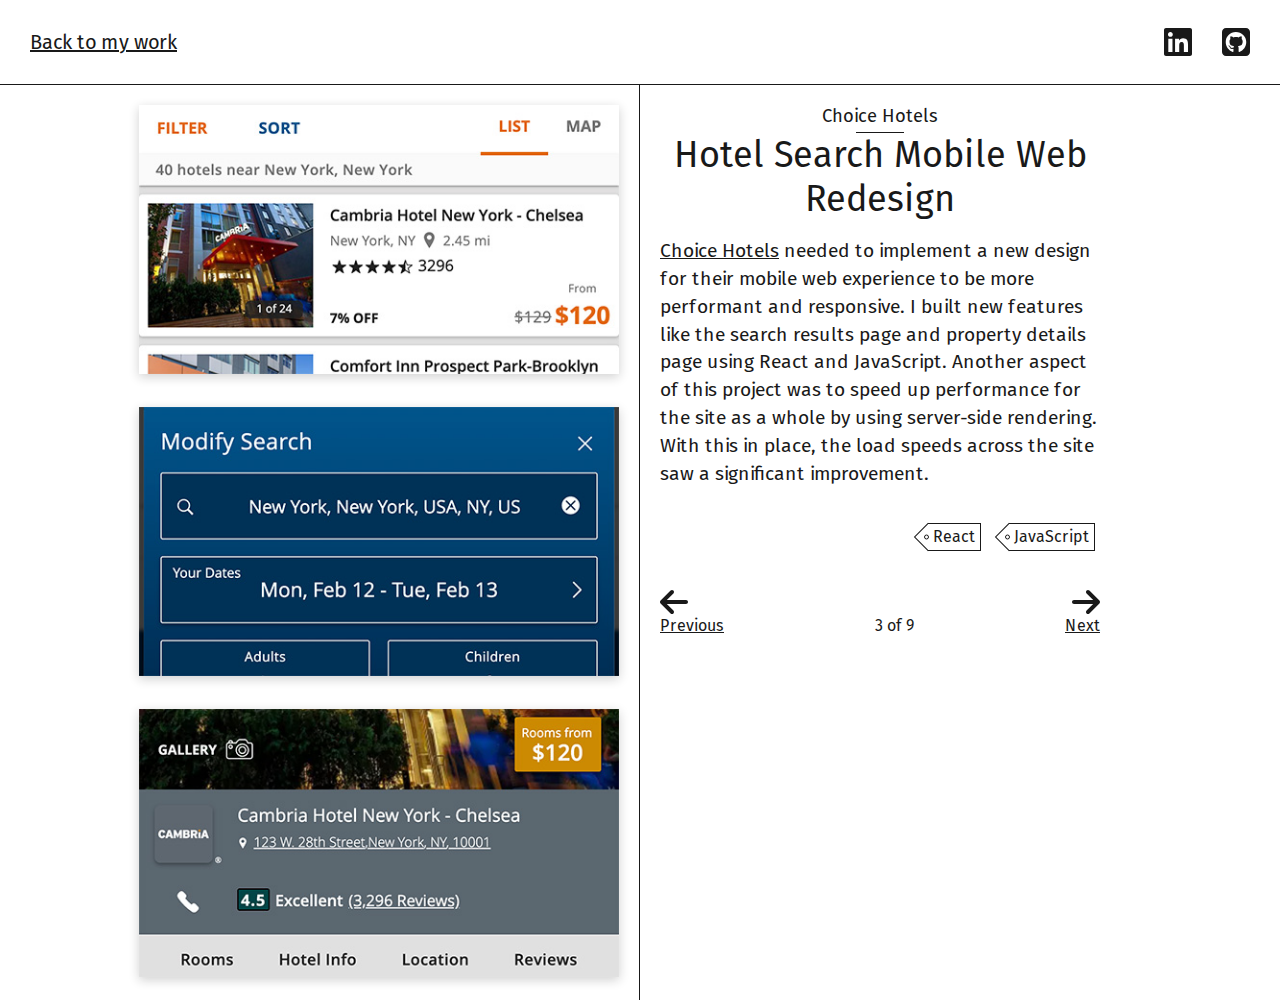
<file: my-work/choice-hotels-hotel-search-mobile-web-redesign.html>
<!DOCTYPE html><html lang="en"><head><meta charSet="utf-8"/><meta name="viewport" content="width=device-width, initial-scale=1"/><link rel="preload" href="/_next/static/media/4d1af68a2715a16a-s.p.woff2" as="font" crossorigin="" type="font/woff2"/><link rel="stylesheet" href="/_next/static/css/5457dafae42eea47.css" crossorigin="" data-precedence="next"/><link rel="preload" as="script" fetchPriority="low" href="/_next/static/chunks/webpack-a10ef56d560843b6.js" crossorigin=""/><script src="/_next/static/chunks/fd9d1056-edae34b3e415f2b5.js" async="" crossorigin=""></script><script src="/_next/static/chunks/69-66ff54a64de07733.js" async="" crossorigin=""></script><script src="/_next/static/chunks/main-app-c1a3c1efbddd2082.js" async="" crossorigin=""></script><script src="/_next/static/chunks/250-68ba6a6d83d5382c.js" async=""></script><script src="/_next/static/chunks/212-d75bde86f7e93be8.js" async=""></script><script src="/_next/static/chunks/app/my-work/%5Bslug%5D/page-f7cc67c737300908.js" async=""></script><script src="/_next/static/chunks/870fdd6f-9c47282e04d81a35.js" async=""></script><script src="/_next/static/chunks/69b09407-7a8f6d4748fdb0de.js" async=""></script><script src="/_next/static/chunks/808-b70f05fb23f9cf63.js" async=""></script><script src="/_next/static/chunks/853-06fbe9471c769078.js" async=""></script><script src="/_next/static/chunks/app/layout-a3199e49e3bdca59.js" async=""></script><link rel="preload" href="/_next/static/css/115696df4937d53f.css" as="style" crossorigin=""/><link rel="preload" href="https://www.googletagmanager.com/gtag/js?id=G-6197G6BRLV" as="script"/><title>Mikkel Sandberg | Software Engineer</title><meta name="description" content="This is Mikkel Sandberg’s website. He is a software engineer, and this site features some of his recent work."/><link rel="canonical" href="https://mikkelsandberg.com"/><link rel="icon" href="/favicon.ico" type="image/x-icon" sizes="48x48"/><meta name="next-size-adjust"/><script src="/_next/static/chunks/polyfills-c67a75d1b6f99dc8.js" crossorigin="" noModule=""></script></head><body class="__className_d5c5f4"><script src="/_next/static/chunks/webpack-a10ef56d560843b6.js" crossorigin="" async=""></script><script>(self.__next_f=self.__next_f||[]).push([0]);self.__next_f.push([2,null])</script><script>self.__next_f.push([1,"1:HL[\"/_next/static/media/4d1af68a2715a16a-s.p.woff2\",\"font\",{\"crossOrigin\":\"\",\"type\":\"font/woff2\"}]\n2:HL[\"/_next/static/css/5457dafae42eea47.css\",\"style\",{\"crossOrigin\":\"\"}]\n0:\"$L3\"\n"])</script><script>self.__next_f.push([1,"4:HL[\"/_next/static/css/115696df4937d53f.css\",\"style\",{\"crossOrigin\":\"\"}]\n"])</script><script>self.__next_f.push([1,"5:I[7690,[],\"\"]\n7:I[7862,[\"250\",\"static/chunks/250-68ba6a6d83d5382c.js\",\"212\",\"static/chunks/212-d75bde86f7e93be8.js\",\"779\",\"static/chunks/app/my-work/%5Bslug%5D/page-f7cc67c737300908.js\"],\"\"]\n8:I[5250,[\"250\",\"static/chunks/250-68ba6a6d83d5382c.js\",\"212\",\"static/chunks/212-d75bde86f7e93be8.js\",\"779\",\"static/chunks/app/my-work/%5Bslug%5D/page-f7cc67c737300908.js\"],\"\"]\n9:I[5613,[],\"\"]\nb:I[1778,[],\"\"]\nc:I[3969,[\"676\",\"static/chunks/870fdd6f-9c47282e04d81a35.js\",\"958\",\"static/chunks/69b09407-7a8f6d4748fdb0de.js"])</script><script>self.__next_f.push([1,"\",\"250\",\"static/chunks/250-68ba6a6d83d5382c.js\",\"808\",\"static/chunks/808-b70f05fb23f9cf63.js\",\"853\",\"static/chunks/853-06fbe9471c769078.js\",\"185\",\"static/chunks/app/layout-a3199e49e3bdca59.js\"],\"\"]\nd:I[1845,[\"676\",\"static/chunks/870fdd6f-9c47282e04d81a35.js\",\"958\",\"static/chunks/69b09407-7a8f6d4748fdb0de.js\",\"250\",\"static/chunks/250-68ba6a6d83d5382c.js\",\"808\",\"static/chunks/808-b70f05fb23f9cf63.js\",\"853\",\"static/chunks/853-06fbe9471c769078.js\",\"185\",\"static/chunks/app/layout-a3199e49e3bdca59.js\"],\"GoogleAna"])</script><script>self.__next_f.push([1,"lytics\"]\nf:I[8955,[],\"\"]\na:[\"slug\",\"choice-hotels-hotel-search-mobile-web-redesign\",\"d\"]\n10:[]\n"])</script><script>self.__next_f.push([1,"3:[[[\"$\",\"link\",\"0\",{\"rel\":\"stylesheet\",\"href\":\"/_next/static/css/5457dafae42eea47.css\",\"precedence\":\"next\",\"crossOrigin\":\"\"}]],[\"$\",\"$L5\",null,{\"buildId\":\"iDH1tEgGtDg6XT3I1hVhj\",\"assetPrefix\":\"\",\"initialCanonicalUrl\":\"/my-work/choice-hotels-hotel-search-mobile-web-redesign\",\"initialTree\":[\"\",{\"children\":[\"my-work\",{\"children\":[[\"slug\",\"choice-hotels-hotel-search-mobile-web-redesign\",\"d\"],{\"children\":[\"__PAGE__?{\\\"slug\\\":\\\"choice-hotels-hotel-search-mobile-web-redesign\\\"}\",{}]}]}]},\"$undefined\",\"$undefined\",true],\"initialSeedData\":[\"\",{\"children\":[\"my-work\",{\"children\":[[\"slug\",\"choice-hotels-hotel-search-mobile-web-redesign\",\"d\"],{\"children\":[\"__PAGE__\",{},[\"$L6\",[\"$\",\"section\",null,{\"className\":\"workDetails\",\"children\":[[\"$\",\"$L7\",null,{\"workData\":{\"id\":\"choice-hotels\",\"workLabel\":\"Choice Hotels\",\"workTitle\":\"Hotel Search Mobile Web Redesign\",\"tags\":[\"Development\"],\"skills\":[\"React\",\"JavaScript\"],\"summary\":\"Redesigning the mobile web experience for Choice Hotels.\",\"description\":\"\u003ca href=\\\"https://choicehotels.com/\\\" target=\\\"_blank\\\" rel=\\\"noopener noreferrer\\\"\u003eChoice Hotels\u003c/a\u003e needed to implement a new design for their mobile web experience to be more performant and responsive. I built new features like the search results page and property details page using React and JavaScript. Another aspect of this project was to speed up performance for the site as a whole by using server-side rendering. With this in place, the load speeds across the site saw a significant improvement.\",\"images\":[{\"subTitle\":\"Search results\",\"thumbnail\":\"/choice-hotels/choice-hotels-mobile-search-results-thumbnail.jpg\",\"fullSize\":\"/choice-hotels/choice-hotels-mobile-search-results-full-size.png\",\"caption\":\"From this screen, users can browse a list of hotels that match their search criteria.\"},{\"subTitle\":\"Search widget\",\"thumbnail\":\"/choice-hotels/choice-hotels-mobile-search-widget-thumbnail.jpg\",\"fullSize\":\"/choice-hotels/choice-hotels-mobile-search-widget-full-size.png\",\"caption\":\"The search criteria can be adjusted from this search widget overlay.\"},{\"subTitle\":\"Property details\",\"thumbnail\":\"/choice-hotels/choice-hotels-mobile-property-view-thumbnail.jpg\",\"fullSize\":\"/choice-hotels/choice-hotels-mobile-property-view-full-size.png\",\"caption\":\"Users can view details about a property from this screen.\"}]}}],[\"$\",\"section\",null,{\"className\":\"workDetails__info\",\"children\":[[\"$\",\"header\",null,{\"className\":\"workDetails__header\",\"children\":[[\"$\",\"h1\",null,{\"className\":\"workDetails__header__label\",\"children\":\"Choice Hotels\"}],[\"$\",\"h2\",null,{\"className\":\"workDetails__header__title\",\"children\":\"Hotel Search Mobile Web Redesign\"}]]}],[\"$\",\"article\",null,{\"className\":\"workDetails__info__description\",\"children\":[\"$\",\"p\",null,{\"className\":\"workDetails__info__description__text\",\"children\":[[\"$\",\"a\",\"0\",{\"href\":\"https://choicehotels.com/\",\"target\":\"_blank\",\"rel\":\"noopener noreferrer\",\"children\":\"Choice Hotels\"}],\" needed to implement a new design for their mobile web experience to be more performant and responsive. I built new features like the search results page and property details page using React and JavaScript. Another aspect of this project was to speed up performance for the site as a whole by using server-side rendering. With this in place, the load speeds across the site saw a significant improvement.\"]}]}],[\"$\",\"footer\",null,{\"className\":\"workDetails__info__footer\",\"children\":[[\"$\",\"ul\",null,{\"className\":\"tags\",\"children\":[[\"$\",\"li\",\"0\",{\"className\":\"tag\",\"children\":[[\"$\",\"span\",null,{\"className\":\"tag__point\"}],[\"$\",\"span\",null,{\"className\":\"tag__hole\"}],\"React\"]}],[\"$\",\"li\",\"1\",{\"className\":\"tag\",\"children\":[[\"$\",\"span\",null,{\"className\":\"tag__point\"}],[\"$\",\"span\",null,{\"className\":\"tag__hole\"}],\"JavaScript\"]}]]}],[\"$\",\"section\",null,{\"className\":\"workDetails__info__footer__linkToOtherWork\",\"children\":[[\"$\",\"p\",null,{\"children\":[\"$\",\"$L8\",null,{\"href\":\"/my-work/sounding-board-leadership-coaching-web-app\",\"className\":\"workDetails__info__footer__linkToOtherWork__link\",\"children\":[[\"$\",\"svg\",null,{\"aria-hidden\":\"true\",\"focusable\":\"false\",\"data-prefix\":\"fas\",\"data-icon\":\"arrow-left\",\"className\":\"svg-inline--fa fa-arrow-left workDetails__info__footer__linkToOtherWork__icon workDetails__info__footer__linkToOtherWork__icon--previous\",\"role\":\"img\",\"xmlns\":\"http://www.w3.org/2000/svg\",\"viewBox\":\"0 0 448 512\",\"style\":{},\"children\":[\"$\",\"path\",null,{\"fill\":\"currentColor\",\"d\":\"M9.4 233.4c-12.5 12.5-12.5 32.8 0 45.3l160 160c12.5 12.5 32.8 12.5 45.3 0s12.5-32.8 0-45.3L109.2 288 416 288c17.7 0 32-14.3 32-32s-14.3-32-32-32l-306.7 0L214.6 118.6c12.5-12.5 12.5-32.8 0-45.3s-32.8-12.5-45.3 0l-160 160z\",\"style\":{}}]}],\"Previous\"]}]}],[\"$\",\"p\",null,{\"children\":[3,\" of \",9]}],[\"$\",\"p\",null,{\"children\":[\"$\",\"$L8\",null,{\"href\":\"/my-work/udemy-web-dev-course-face-detect-app\",\"className\":\"workDetails__info__footer__linkToOtherWork__link\",\"children\":[[\"$\",\"svg\",null,{\"aria-hidden\":\"true\",\"focusable\":\"false\",\"data-prefix\":\"fas\",\"data-icon\":\"arrow-right\",\"className\":\"svg-inline--fa fa-arrow-right workDetails__info__footer__linkToOtherWork__icon workDetails__info__footer__linkToOtherWork__icon--next\",\"role\":\"img\",\"xmlns\":\"http://www.w3.org/2000/svg\",\"viewBox\":\"0 0 448 512\",\"style\":{},\"children\":[\"$\",\"path\",null,{\"fill\":\"currentColor\",\"d\":\"M438.6 278.6c12.5-12.5 12.5-32.8 0-45.3l-160-160c-12.5-12.5-32.8-12.5-45.3 0s-12.5 32.8 0 45.3L338.8 224 32 224c-17.7 0-32 14.3-32 32s14.3 32 32 32l306.7 0L233.4 393.4c-12.5 12.5-12.5 32.8 0 45.3s32.8 12.5 45.3 0l160-160z\",\"style\":{}}]}],\"Next\"]}]}]]}]]}]]}]]}],null]]},[\"$\",\"$L9\",null,{\"parallelRouterKey\":\"children\",\"segmentPath\":[\"children\",\"my-work\",\"children\",\"$a\",\"children\"],\"loading\":\"$undefined\",\"loadingStyles\":\"$undefined\",\"loadingScripts\":\"$undefined\",\"hasLoading\":false,\"error\":\"$undefined\",\"errorStyles\":\"$undefined\",\"errorScripts\":\"$undefined\",\"template\":[\"$\",\"$Lb\",null,{}],\"templateStyles\":\"$undefined\",\"templateScripts\":\"$undefined\",\"notFound\":\"$undefined\",\"notFoundStyles\":\"$undefined\",\"styles\":[[\"$\",\"link\",\"0\",{\"rel\":\"stylesheet\",\"href\":\"/_next/static/css/115696df4937d53f.css\",\"precedence\":\"next\",\"crossOrigin\":\"\"}]]}]]},[\"$\",\"$L9\",null,{\"parallelRouterKey\":\"children\",\"segmentPath\":[\"children\",\"my-work\",\"children\"],\"loading\":\"$undefined\",\"loadingStyles\":\"$undefined\",\"loadingScripts\":\"$undefined\",\"hasLoading\":false,\"error\":\"$undefined\",\"errorStyles\":\"$undefined\",\"errorScripts\":\"$undefined\",\"template\":[\"$\",\"$Lb\",null,{}],\"templateStyles\":\"$undefined\",\"templateScripts\":\"$undefined\",\"notFound\":\"$undefined\",\"notFoundStyles\":\"$undefined\",\"styles\":null}]]},[null,[\"$\",\"html\",null,{\"lang\":\"en\",\"children\":[[\"$\",\"body\",null,{\"suppressHydrationWarning\":true,\"className\":\"__className_d5c5f4\",\"children\":[\"$\",\"$Lc\",null,{\"children\":[\"$\",\"$L9\",null,{\"parallelRouterKey\":\"children\",\"segmentPath\":[\"children\"],\"loading\":\"$undefined\",\"loadingStyles\":\"$undefined\",\"loadingScripts\":\"$undefined\",\"hasLoading\":false,\"error\":\"$undefined\",\"errorStyles\":\"$undefined\",\"errorScripts\":\"$undefined\",\"template\":[\"$\",\"$Lb\",null,{}],\"templateStyles\":\"$undefined\",\"templateScripts\":\"$undefined\",\"notFound\":[\"$\",\"section\",null,{\"className\":\"contentWrapper\",\"children\":[[\"$\",\"header\",null,{\"className\":\"header\",\"children\":[\"$\",\"h1\",null,{\"className\":\"header__text\",\"children\":\"Not Found\"}]}],[\"$\",\"section\",null,{\"className\":\"notFound__wrapper\",\"children\":[[\"$\",\"h2\",null,{\"className\":\"notFound__subheading\",\"children\":\"Well this is embarrassing…\"}],[\"$\",\"p\",null,{\"className\":\"notFound__bodyText\",\"children\":\"The page you’re looking for doesn’t exist.\"}],[\"$\",\"p\",null,{\"className\":\"notFound__bodyText\",\"children\":\"Maybe you were looking for one of these pages:\"}],[\"$\",\"ul\",null,{\"className\":\"notFound__links\",\"children\":[[\"$\",\"li\",\"0\",{\"className\":\"notFound__links__item\",\"children\":[\"$\",\"$L8\",null,{\"href\":\"/\",\"className\":\"notFound__links__item__link\",\"children\":\"Home\"}]}],[\"$\",\"li\",\"1\",{\"className\":\"notFound__links__item\",\"children\":[\"$\",\"$L8\",null,{\"href\":\"/my-work\",\"className\":\"notFound__links__item__link\",\"children\":\"My Work\"}]}],[\"$\",\"li\",\"2\",{\"className\":\"notFound__links__item\",\"children\":[\"$\",\"$L8\",null,{\"href\":\"/about-me\",\"className\":\"notFound__links__item__link\",\"children\":\"About Me\"}]}]]}]]}]]}],\"notFoundStyles\":[[\"$\",\"link\",\"0\",{\"rel\":\"stylesheet\",\"href\":\"/_next/static/css/40a4d4c94fa80587.css\",\"precedence\":\"next\",\"crossOrigin\":\"\"}]],\"styles\":null}]}]}],[\"$\",\"$Ld\",null,{\"gaId\":\"G-6197G6BRLV\"}]]}],null]],\"initialHead\":[false,\"$Le\"],\"globalErrorComponent\":\"$f\",\"missingSlots\":\"$W10\"}]]\n"])</script><script>self.__next_f.push([1,"e:[[\"$\",\"meta\",\"0\",{\"name\":\"viewport\",\"content\":\"width=device-width, initial-scale=1\"}],[\"$\",\"meta\",\"1\",{\"charSet\":\"utf-8\"}],[\"$\",\"title\",\"2\",{\"children\":\"Mikkel Sandberg | Software Engineer\"}],[\"$\",\"meta\",\"3\",{\"name\":\"description\",\"content\":\"This is Mikkel Sandberg’s website. He is a software engineer, and this site features some of his recent work.\"}],[\"$\",\"link\",\"4\",{\"rel\":\"canonical\",\"href\":\"https://mikkelsandberg.com\"}],[\"$\",\"link\",\"5\",{\"rel\":\"icon\",\"href\":\"/favicon.ico\",\"type\":\"image/x-icon\",\"sizes\":\"48x48\"}],[\"$\",\"meta\",\"6\",{\"name\":\"next-size-adjust\"}]]\n"])</script><script>self.__next_f.push([1,"6:null\n"])</script><script>self.__next_f.push([1,""])</script></body></html>
</file>
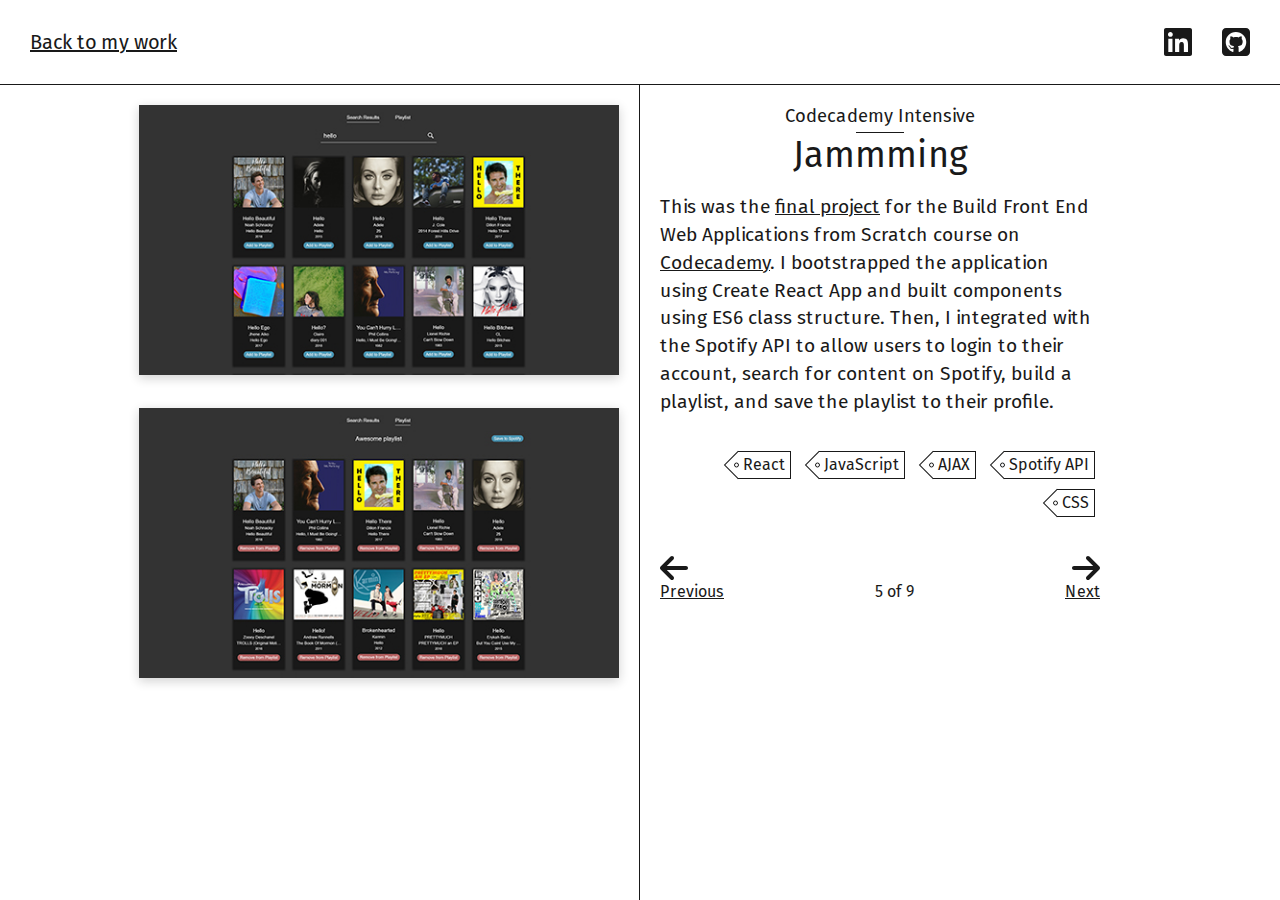
<file: my-work/codecademy-intensive-jammming.html>
<!DOCTYPE html><html lang="en"><head><meta charSet="utf-8"/><meta name="viewport" content="width=device-width, initial-scale=1"/><link rel="preload" href="/_next/static/media/4d1af68a2715a16a-s.p.woff2" as="font" crossorigin="" type="font/woff2"/><link rel="stylesheet" href="/_next/static/css/5457dafae42eea47.css" crossorigin="" data-precedence="next"/><link rel="preload" as="script" fetchPriority="low" href="/_next/static/chunks/webpack-a10ef56d560843b6.js" crossorigin=""/><script src="/_next/static/chunks/fd9d1056-edae34b3e415f2b5.js" async="" crossorigin=""></script><script src="/_next/static/chunks/69-66ff54a64de07733.js" async="" crossorigin=""></script><script src="/_next/static/chunks/main-app-c1a3c1efbddd2082.js" async="" crossorigin=""></script><script src="/_next/static/chunks/250-68ba6a6d83d5382c.js" async=""></script><script src="/_next/static/chunks/212-d75bde86f7e93be8.js" async=""></script><script src="/_next/static/chunks/app/my-work/%5Bslug%5D/page-f7cc67c737300908.js" async=""></script><script src="/_next/static/chunks/870fdd6f-9c47282e04d81a35.js" async=""></script><script src="/_next/static/chunks/69b09407-7a8f6d4748fdb0de.js" async=""></script><script src="/_next/static/chunks/808-b70f05fb23f9cf63.js" async=""></script><script src="/_next/static/chunks/853-06fbe9471c769078.js" async=""></script><script src="/_next/static/chunks/app/layout-a3199e49e3bdca59.js" async=""></script><link rel="preload" href="/_next/static/css/115696df4937d53f.css" as="style" crossorigin=""/><link rel="preload" href="https://www.googletagmanager.com/gtag/js?id=G-6197G6BRLV" as="script"/><title>Mikkel Sandberg | Software Engineer</title><meta name="description" content="This is Mikkel Sandberg’s website. He is a software engineer, and this site features some of his recent work."/><link rel="canonical" href="https://mikkelsandberg.com"/><link rel="icon" href="/favicon.ico" type="image/x-icon" sizes="48x48"/><meta name="next-size-adjust"/><script src="/_next/static/chunks/polyfills-c67a75d1b6f99dc8.js" crossorigin="" noModule=""></script></head><body class="__className_d5c5f4"><script src="/_next/static/chunks/webpack-a10ef56d560843b6.js" crossorigin="" async=""></script><script>(self.__next_f=self.__next_f||[]).push([0]);self.__next_f.push([2,null])</script><script>self.__next_f.push([1,"1:HL[\"/_next/static/media/4d1af68a2715a16a-s.p.woff2\",\"font\",{\"crossOrigin\":\"\",\"type\":\"font/woff2\"}]\n2:HL[\"/_next/static/css/5457dafae42eea47.css\",\"style\",{\"crossOrigin\":\"\"}]\n0:\"$L3\"\n"])</script><script>self.__next_f.push([1,"4:HL[\"/_next/static/css/115696df4937d53f.css\",\"style\",{\"crossOrigin\":\"\"}]\n"])</script><script>self.__next_f.push([1,"5:I[7690,[],\"\"]\n7:I[7862,[\"250\",\"static/chunks/250-68ba6a6d83d5382c.js\",\"212\",\"static/chunks/212-d75bde86f7e93be8.js\",\"779\",\"static/chunks/app/my-work/%5Bslug%5D/page-f7cc67c737300908.js\"],\"\"]\n8:I[5250,[\"250\",\"static/chunks/250-68ba6a6d83d5382c.js\",\"212\",\"static/chunks/212-d75bde86f7e93be8.js\",\"779\",\"static/chunks/app/my-work/%5Bslug%5D/page-f7cc67c737300908.js\"],\"\"]\n9:I[5613,[],\"\"]\nb:I[1778,[],\"\"]\nc:I[3969,[\"676\",\"static/chunks/870fdd6f-9c47282e04d81a35.js\",\"958\",\"static/chunks/69b09407-7a8f6d4748fdb0de.js"])</script><script>self.__next_f.push([1,"\",\"250\",\"static/chunks/250-68ba6a6d83d5382c.js\",\"808\",\"static/chunks/808-b70f05fb23f9cf63.js\",\"853\",\"static/chunks/853-06fbe9471c769078.js\",\"185\",\"static/chunks/app/layout-a3199e49e3bdca59.js\"],\"\"]\nd:I[1845,[\"676\",\"static/chunks/870fdd6f-9c47282e04d81a35.js\",\"958\",\"static/chunks/69b09407-7a8f6d4748fdb0de.js\",\"250\",\"static/chunks/250-68ba6a6d83d5382c.js\",\"808\",\"static/chunks/808-b70f05fb23f9cf63.js\",\"853\",\"static/chunks/853-06fbe9471c769078.js\",\"185\",\"static/chunks/app/layout-a3199e49e3bdca59.js\"],\"GoogleAna"])</script><script>self.__next_f.push([1,"lytics\"]\nf:I[8955,[],\"\"]\na:[\"slug\",\"codecademy-intensive-jammming\",\"d\"]\n10:[]\n"])</script><script>self.__next_f.push([1,"3:[[[\"$\",\"link\",\"0\",{\"rel\":\"stylesheet\",\"href\":\"/_next/static/css/5457dafae42eea47.css\",\"precedence\":\"next\",\"crossOrigin\":\"\"}]],[\"$\",\"$L5\",null,{\"buildId\":\"iDH1tEgGtDg6XT3I1hVhj\",\"assetPrefix\":\"\",\"initialCanonicalUrl\":\"/my-work/codecademy-intensive-jammming\",\"initialTree\":[\"\",{\"children\":[\"my-work\",{\"children\":[[\"slug\",\"codecademy-intensive-jammming\",\"d\"],{\"children\":[\"__PAGE__?{\\\"slug\\\":\\\"codecademy-intensive-jammming\\\"}\",{}]}]}]},\"$undefined\",\"$undefined\",true],\"initialSeedData\":[\"\",{\"children\":[\"my-work\",{\"children\":[[\"slug\",\"codecademy-intensive-jammming\",\"d\"],{\"children\":[\"__PAGE__\",{},[\"$L6\",[\"$\",\"section\",null,{\"className\":\"workDetails\",\"children\":[[\"$\",\"$L7\",null,{\"workData\":{\"id\":\"codecademy-intensive-jammming\",\"workLabel\":\"Codecademy Intensive\",\"workTitle\":\"Jammming\",\"tags\":[\"Design\",\"Development\"],\"skills\":[\"React\",\"JavaScript\",\"AJAX\",\"Spotify API\",\"CSS\"],\"summary\":\"Creating an app that allows users to build custom playlists with content from Spotify.\",\"description\":\"This was the \u003ca href=\\\"https://msandberg-jammming.surge.sh/\\\" target=\\\"_blank\\\" rel=\\\"noopener noreferrer\\\"\u003efinal project\u003c/a\u003e for the Build Front End Web Applications from Scratch course on \u003ca href=\\\"https://www.codecademy.com/learn/paths/build-web-apps-with-react\\\" target=\\\"_blank\\\" rel=\\\"noopener noreferrer\\\"\u003eCodecademy\u003c/a\u003e. I bootstrapped the application using Create React App and built components using ES6 class structure. Then, I integrated with the Spotify API to allow users to login to their account, search for content on Spotify, build a playlist, and save the playlist to their profile.\",\"images\":[{\"subTitle\":\"Search results view\",\"thumbnail\":\"/jammming/jammming-search-results-thumbnail.jpg\",\"fullSize\":\"/jammming/jammming-search-results-full-size.jpg\",\"caption\":\"The search results view for the Jammming app.\"},{\"subTitle\":\"Playlist view\",\"thumbnail\":\"/jammming/jammming-playlist-thumbnail.jpg\",\"fullSize\":\"/jammming/jammming-playlist-full-size.jpg\",\"caption\":\"The playlist view for the Jammming app.\"}]}}],[\"$\",\"section\",null,{\"className\":\"workDetails__info\",\"children\":[[\"$\",\"header\",null,{\"className\":\"workDetails__header\",\"children\":[[\"$\",\"h1\",null,{\"className\":\"workDetails__header__label\",\"children\":\"Codecademy Intensive\"}],[\"$\",\"h2\",null,{\"className\":\"workDetails__header__title\",\"children\":\"Jammming\"}]]}],[\"$\",\"article\",null,{\"className\":\"workDetails__info__description\",\"children\":[\"$\",\"p\",null,{\"className\":\"workDetails__info__description__text\",\"children\":[\"This was the \",[\"$\",\"a\",\"1\",{\"href\":\"https://msandberg-jammming.surge.sh/\",\"target\":\"_blank\",\"rel\":\"noopener noreferrer\",\"children\":\"final project\"}],\" for the Build Front End Web Applications from Scratch course on \",[\"$\",\"a\",\"3\",{\"href\":\"https://www.codecademy.com/learn/paths/build-web-apps-with-react\",\"target\":\"_blank\",\"rel\":\"noopener noreferrer\",\"children\":\"Codecademy\"}],\". I bootstrapped the application using Create React App and built components using ES6 class structure. Then, I integrated with the Spotify API to allow users to login to their account, search for content on Spotify, build a playlist, and save the playlist to their profile.\"]}]}],[\"$\",\"footer\",null,{\"className\":\"workDetails__info__footer\",\"children\":[[\"$\",\"ul\",null,{\"className\":\"tags\",\"children\":[[\"$\",\"li\",\"0\",{\"className\":\"tag\",\"children\":[[\"$\",\"span\",null,{\"className\":\"tag__point\"}],[\"$\",\"span\",null,{\"className\":\"tag__hole\"}],\"React\"]}],[\"$\",\"li\",\"1\",{\"className\":\"tag\",\"children\":[[\"$\",\"span\",null,{\"className\":\"tag__point\"}],[\"$\",\"span\",null,{\"className\":\"tag__hole\"}],\"JavaScript\"]}],[\"$\",\"li\",\"2\",{\"className\":\"tag\",\"children\":[[\"$\",\"span\",null,{\"className\":\"tag__point\"}],[\"$\",\"span\",null,{\"className\":\"tag__hole\"}],\"AJAX\"]}],[\"$\",\"li\",\"3\",{\"className\":\"tag\",\"children\":[[\"$\",\"span\",null,{\"className\":\"tag__point\"}],[\"$\",\"span\",null,{\"className\":\"tag__hole\"}],\"Spotify API\"]}],[\"$\",\"li\",\"4\",{\"className\":\"tag\",\"children\":[[\"$\",\"span\",null,{\"className\":\"tag__point\"}],[\"$\",\"span\",null,{\"className\":\"tag__hole\"}],\"CSS\"]}]]}],[\"$\",\"section\",null,{\"className\":\"workDetails__info__footer__linkToOtherWork\",\"children\":[[\"$\",\"p\",null,{\"children\":[\"$\",\"$L8\",null,{\"href\":\"/my-work/udemy-web-dev-course-face-detect-app\",\"className\":\"workDetails__info__footer__linkToOtherWork__link\",\"children\":[[\"$\",\"svg\",null,{\"aria-hidden\":\"true\",\"focusable\":\"false\",\"data-prefix\":\"fas\",\"data-icon\":\"arrow-left\",\"className\":\"svg-inline--fa fa-arrow-left workDetails__info__footer__linkToOtherWork__icon workDetails__info__footer__linkToOtherWork__icon--previous\",\"role\":\"img\",\"xmlns\":\"http://www.w3.org/2000/svg\",\"viewBox\":\"0 0 448 512\",\"style\":{},\"children\":[\"$\",\"path\",null,{\"fill\":\"currentColor\",\"d\":\"M9.4 233.4c-12.5 12.5-12.5 32.8 0 45.3l160 160c12.5 12.5 32.8 12.5 45.3 0s12.5-32.8 0-45.3L109.2 288 416 288c17.7 0 32-14.3 32-32s-14.3-32-32-32l-306.7 0L214.6 118.6c12.5-12.5 12.5-32.8 0-45.3s-32.8-12.5-45.3 0l-160 160z\",\"style\":{}}]}],\"Previous\"]}]}],[\"$\",\"p\",null,{\"children\":[5,\" of \",9]}],[\"$\",\"p\",null,{\"children\":[\"$\",\"$L8\",null,{\"href\":\"/my-work/experts-exchange-profile-page-redesign\",\"className\":\"workDetails__info__footer__linkToOtherWork__link\",\"children\":[[\"$\",\"svg\",null,{\"aria-hidden\":\"true\",\"focusable\":\"false\",\"data-prefix\":\"fas\",\"data-icon\":\"arrow-right\",\"className\":\"svg-inline--fa fa-arrow-right workDetails__info__footer__linkToOtherWork__icon workDetails__info__footer__linkToOtherWork__icon--next\",\"role\":\"img\",\"xmlns\":\"http://www.w3.org/2000/svg\",\"viewBox\":\"0 0 448 512\",\"style\":{},\"children\":[\"$\",\"path\",null,{\"fill\":\"currentColor\",\"d\":\"M438.6 278.6c12.5-12.5 12.5-32.8 0-45.3l-160-160c-12.5-12.5-32.8-12.5-45.3 0s-12.5 32.8 0 45.3L338.8 224 32 224c-17.7 0-32 14.3-32 32s14.3 32 32 32l306.7 0L233.4 393.4c-12.5 12.5-12.5 32.8 0 45.3s32.8 12.5 45.3 0l160-160z\",\"style\":{}}]}],\"Next\"]}]}]]}]]}]]}]]}],null]]},[\"$\",\"$L9\",null,{\"parallelRouterKey\":\"children\",\"segmentPath\":[\"children\",\"my-work\",\"children\",\"$a\",\"children\"],\"loading\":\"$undefined\",\"loadingStyles\":\"$undefined\",\"loadingScripts\":\"$undefined\",\"hasLoading\":false,\"error\":\"$undefined\",\"errorStyles\":\"$undefined\",\"errorScripts\":\"$undefined\",\"template\":[\"$\",\"$Lb\",null,{}],\"templateStyles\":\"$undefined\",\"templateScripts\":\"$undefined\",\"notFound\":\"$undefined\",\"notFoundStyles\":\"$undefined\",\"styles\":[[\"$\",\"link\",\"0\",{\"rel\":\"stylesheet\",\"href\":\"/_next/static/css/115696df4937d53f.css\",\"precedence\":\"next\",\"crossOrigin\":\"\"}]]}]]},[\"$\",\"$L9\",null,{\"parallelRouterKey\":\"children\",\"segmentPath\":[\"children\",\"my-work\",\"children\"],\"loading\":\"$undefined\",\"loadingStyles\":\"$undefined\",\"loadingScripts\":\"$undefined\",\"hasLoading\":false,\"error\":\"$undefined\",\"errorStyles\":\"$undefined\",\"errorScripts\":\"$undefined\",\"template\":[\"$\",\"$Lb\",null,{}],\"templateStyles\":\"$undefined\",\"templateScripts\":\"$undefined\",\"notFound\":\"$undefined\",\"notFoundStyles\":\"$undefined\",\"styles\":null}]]},[null,[\"$\",\"html\",null,{\"lang\":\"en\",\"children\":[[\"$\",\"body\",null,{\"suppressHydrationWarning\":true,\"className\":\"__className_d5c5f4\",\"children\":[\"$\",\"$Lc\",null,{\"children\":[\"$\",\"$L9\",null,{\"parallelRouterKey\":\"children\",\"segmentPath\":[\"children\"],\"loading\":\"$undefined\",\"loadingStyles\":\"$undefined\",\"loadingScripts\":\"$undefined\",\"hasLoading\":false,\"error\":\"$undefined\",\"errorStyles\":\"$undefined\",\"errorScripts\":\"$undefined\",\"template\":[\"$\",\"$Lb\",null,{}],\"templateStyles\":\"$undefined\",\"templateScripts\":\"$undefined\",\"notFound\":[\"$\",\"section\",null,{\"className\":\"contentWrapper\",\"children\":[[\"$\",\"header\",null,{\"className\":\"header\",\"children\":[\"$\",\"h1\",null,{\"className\":\"header__text\",\"children\":\"Not Found\"}]}],[\"$\",\"section\",null,{\"className\":\"notFound__wrapper\",\"children\":[[\"$\",\"h2\",null,{\"className\":\"notFound__subheading\",\"children\":\"Well this is embarrassing…\"}],[\"$\",\"p\",null,{\"className\":\"notFound__bodyText\",\"children\":\"The page you’re looking for doesn’t exist.\"}],[\"$\",\"p\",null,{\"className\":\"notFound__bodyText\",\"children\":\"Maybe you were looking for one of these pages:\"}],[\"$\",\"ul\",null,{\"className\":\"notFound__links\",\"children\":[[\"$\",\"li\",\"0\",{\"className\":\"notFound__links__item\",\"children\":[\"$\",\"$L8\",null,{\"href\":\"/\",\"className\":\"notFound__links__item__link\",\"children\":\"Home\"}]}],[\"$\",\"li\",\"1\",{\"className\":\"notFound__links__item\",\"children\":[\"$\",\"$L8\",null,{\"href\":\"/my-work\",\"className\":\"notFound__links__item__link\",\"children\":\"My Work\"}]}],[\"$\",\"li\",\"2\",{\"className\":\"notFound__links__item\",\"children\":[\"$\",\"$L8\",null,{\"href\":\"/about-me\",\"className\":\"notFound__links__item__link\",\"children\":\"About Me\"}]}]]}]]}]]}],\"notFoundStyles\":[[\"$\",\"link\",\"0\",{\"rel\":\"stylesheet\",\"href\":\"/_next/static/css/40a4d4c94fa80587.css\",\"precedence\":\"next\",\"crossOrigin\":\"\"}]],\"styles\":null}]}]}],[\"$\",\"$Ld\",null,{\"gaId\":\"G-6197G6BRLV\"}]]}],null]],\"initialHead\":[false,\"$Le\"],\"globalErrorComponent\":\"$f\",\"missingSlots\":\"$W10\"}]]\n"])</script><script>self.__next_f.push([1,"e:[[\"$\",\"meta\",\"0\",{\"name\":\"viewport\",\"content\":\"width=device-width, initial-scale=1\"}],[\"$\",\"meta\",\"1\",{\"charSet\":\"utf-8\"}],[\"$\",\"title\",\"2\",{\"children\":\"Mikkel Sandberg | Software Engineer\"}],[\"$\",\"meta\",\"3\",{\"name\":\"description\",\"content\":\"This is Mikkel Sandberg’s website. He is a software engineer, and this site features some of his recent work.\"}],[\"$\",\"link\",\"4\",{\"rel\":\"canonical\",\"href\":\"https://mikkelsandberg.com\"}],[\"$\",\"link\",\"5\",{\"rel\":\"icon\",\"href\":\"/favicon.ico\",\"type\":\"image/x-icon\",\"sizes\":\"48x48\"}],[\"$\",\"meta\",\"6\",{\"name\":\"next-size-adjust\"}]]\n"])</script><script>self.__next_f.push([1,"6:null\n"])</script><script>self.__next_f.push([1,""])</script></body></html>
</file>
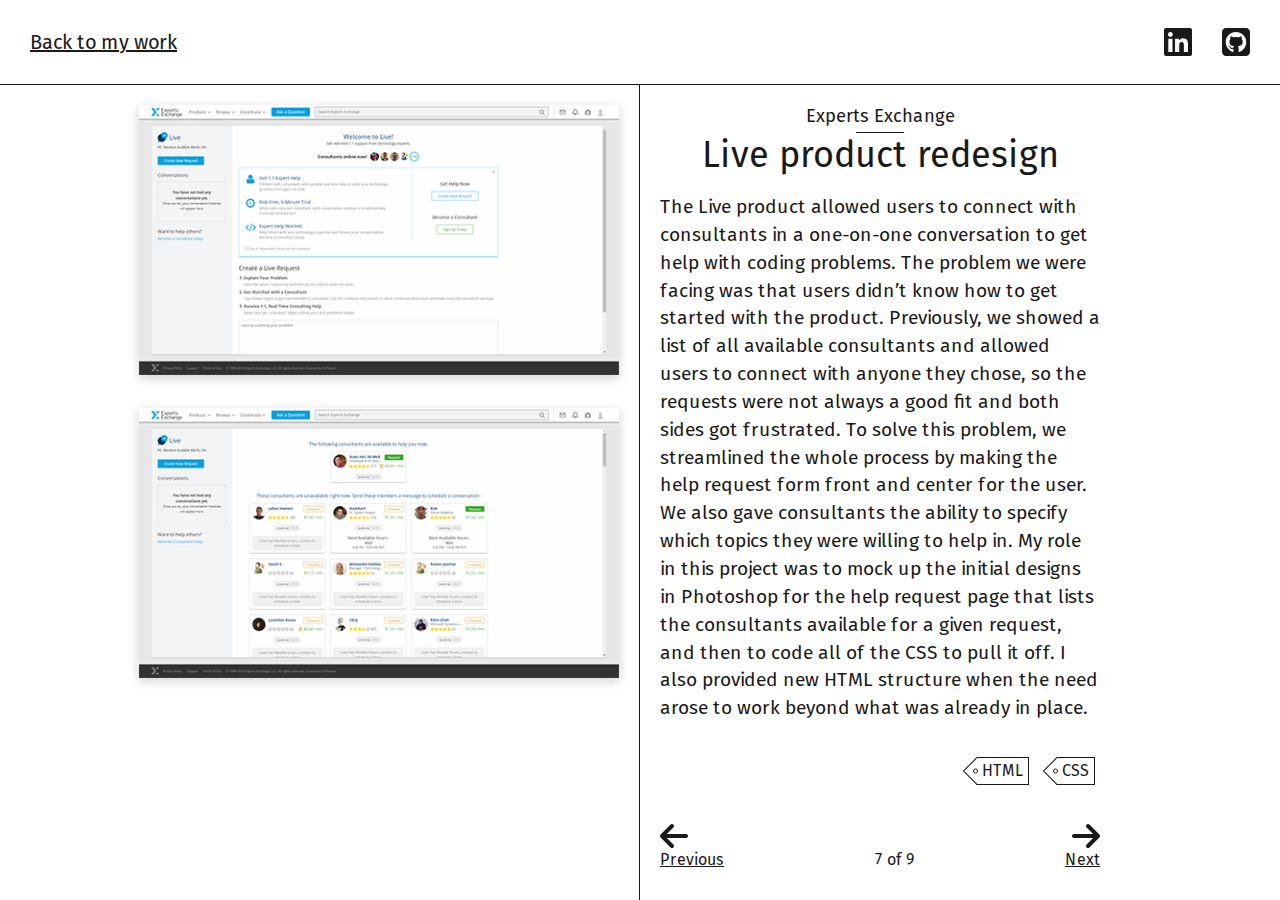
<file: my-work/experts-exchange-live-product-redesign.html>
<!DOCTYPE html><html lang="en"><head><meta charSet="utf-8"/><meta name="viewport" content="width=device-width, initial-scale=1"/><link rel="preload" href="/_next/static/media/4d1af68a2715a16a-s.p.woff2" as="font" crossorigin="" type="font/woff2"/><link rel="stylesheet" href="/_next/static/css/5457dafae42eea47.css" crossorigin="" data-precedence="next"/><link rel="preload" as="script" fetchPriority="low" href="/_next/static/chunks/webpack-a10ef56d560843b6.js" crossorigin=""/><script src="/_next/static/chunks/fd9d1056-edae34b3e415f2b5.js" async="" crossorigin=""></script><script src="/_next/static/chunks/69-66ff54a64de07733.js" async="" crossorigin=""></script><script src="/_next/static/chunks/main-app-c1a3c1efbddd2082.js" async="" crossorigin=""></script><script src="/_next/static/chunks/250-68ba6a6d83d5382c.js" async=""></script><script src="/_next/static/chunks/212-d75bde86f7e93be8.js" async=""></script><script src="/_next/static/chunks/app/my-work/%5Bslug%5D/page-f7cc67c737300908.js" async=""></script><script src="/_next/static/chunks/870fdd6f-9c47282e04d81a35.js" async=""></script><script src="/_next/static/chunks/69b09407-7a8f6d4748fdb0de.js" async=""></script><script src="/_next/static/chunks/808-b70f05fb23f9cf63.js" async=""></script><script src="/_next/static/chunks/853-06fbe9471c769078.js" async=""></script><script src="/_next/static/chunks/app/layout-a3199e49e3bdca59.js" async=""></script><link rel="preload" href="/_next/static/css/115696df4937d53f.css" as="style" crossorigin=""/><link rel="preload" href="https://www.googletagmanager.com/gtag/js?id=G-6197G6BRLV" as="script"/><title>Mikkel Sandberg | Software Engineer</title><meta name="description" content="This is Mikkel Sandberg’s website. He is a software engineer, and this site features some of his recent work."/><link rel="canonical" href="https://mikkelsandberg.com"/><link rel="icon" href="/favicon.ico" type="image/x-icon" sizes="48x48"/><meta name="next-size-adjust"/><script src="/_next/static/chunks/polyfills-c67a75d1b6f99dc8.js" crossorigin="" noModule=""></script></head><body class="__className_d5c5f4"><script src="/_next/static/chunks/webpack-a10ef56d560843b6.js" crossorigin="" async=""></script><script>(self.__next_f=self.__next_f||[]).push([0]);self.__next_f.push([2,null])</script><script>self.__next_f.push([1,"1:HL[\"/_next/static/media/4d1af68a2715a16a-s.p.woff2\",\"font\",{\"crossOrigin\":\"\",\"type\":\"font/woff2\"}]\n2:HL[\"/_next/static/css/5457dafae42eea47.css\",\"style\",{\"crossOrigin\":\"\"}]\n0:\"$L3\"\n"])</script><script>self.__next_f.push([1,"4:HL[\"/_next/static/css/115696df4937d53f.css\",\"style\",{\"crossOrigin\":\"\"}]\n"])</script><script>self.__next_f.push([1,"5:I[7690,[],\"\"]\n7:I[7862,[\"250\",\"static/chunks/250-68ba6a6d83d5382c.js\",\"212\",\"static/chunks/212-d75bde86f7e93be8.js\",\"779\",\"static/chunks/app/my-work/%5Bslug%5D/page-f7cc67c737300908.js\"],\"\"]\n8:I[5250,[\"250\",\"static/chunks/250-68ba6a6d83d5382c.js\",\"212\",\"static/chunks/212-d75bde86f7e93be8.js\",\"779\",\"static/chunks/app/my-work/%5Bslug%5D/page-f7cc67c737300908.js\"],\"\"]\n9:I[5613,[],\"\"]\nb:I[1778,[],\"\"]\nc:I[3969,[\"676\",\"static/chunks/870fdd6f-9c47282e04d81a35.js\",\"958\",\"static/chunks/69b09407-7a8f6d4748fdb0de.js"])</script><script>self.__next_f.push([1,"\",\"250\",\"static/chunks/250-68ba6a6d83d5382c.js\",\"808\",\"static/chunks/808-b70f05fb23f9cf63.js\",\"853\",\"static/chunks/853-06fbe9471c769078.js\",\"185\",\"static/chunks/app/layout-a3199e49e3bdca59.js\"],\"\"]\nd:I[1845,[\"676\",\"static/chunks/870fdd6f-9c47282e04d81a35.js\",\"958\",\"static/chunks/69b09407-7a8f6d4748fdb0de.js\",\"250\",\"static/chunks/250-68ba6a6d83d5382c.js\",\"808\",\"static/chunks/808-b70f05fb23f9cf63.js\",\"853\",\"static/chunks/853-06fbe9471c769078.js\",\"185\",\"static/chunks/app/layout-a3199e49e3bdca59.js\"],\"GoogleAna"])</script><script>self.__next_f.push([1,"lytics\"]\nf:I[8955,[],\"\"]\na:[\"slug\",\"experts-exchange-live-product-redesign\",\"d\"]\n10:[]\n"])</script><script>self.__next_f.push([1,"3:[[[\"$\",\"link\",\"0\",{\"rel\":\"stylesheet\",\"href\":\"/_next/static/css/5457dafae42eea47.css\",\"precedence\":\"next\",\"crossOrigin\":\"\"}]],[\"$\",\"$L5\",null,{\"buildId\":\"iDH1tEgGtDg6XT3I1hVhj\",\"assetPrefix\":\"\",\"initialCanonicalUrl\":\"/my-work/experts-exchange-live-product-redesign\",\"initialTree\":[\"\",{\"children\":[\"my-work\",{\"children\":[[\"slug\",\"experts-exchange-live-product-redesign\",\"d\"],{\"children\":[\"__PAGE__?{\\\"slug\\\":\\\"experts-exchange-live-product-redesign\\\"}\",{}]}]}]},\"$undefined\",\"$undefined\",true],\"initialSeedData\":[\"\",{\"children\":[\"my-work\",{\"children\":[[\"slug\",\"experts-exchange-live-product-redesign\",\"d\"],{\"children\":[\"__PAGE__\",{},[\"$L6\",[\"$\",\"section\",null,{\"className\":\"workDetails\",\"children\":[[\"$\",\"$L7\",null,{\"workData\":{\"id\":\"experts-exchange-live-product-redesign\",\"workLabel\":\"Experts Exchange\",\"workTitle\":\"Live product redesign\",\"tags\":[\"Design\",\"Development\"],\"skills\":[\"HTML\",\"CSS\"],\"summary\":\"Giving Experts Exchange\u0026rsquo;s Live product a UX facelift by simpifying the interface and creating a new flow.\",\"description\":\"The Live product allowed users to connect with consultants in a one-on-one conversation to get help with coding problems. The problem we were facing was that users didn\u0026rsquo;t know how to get started with the product. Previously, we showed a list of all available consultants and allowed users to connect with anyone they chose, so the requests were not always a good fit and both sides got frustrated. To solve this problem, we streamlined the whole process by making the help request form front and center for the user. We also gave consultants the ability to specify which topics they were willing to help in. My role in this project was to mock up the initial designs in Photoshop for the help request page that lists the consultants available for a given request, and then to code all of the CSS to pull it off. I also provided new HTML structure when the need arose to work beyond what was already in place.\",\"images\":[{\"subTitle\":\"Main dashboard\",\"thumbnail\":\"/ee/ee-live-logged-in-thumbnail.jpg\",\"fullSize\":\"/ee/ee-live-logged-in-full-size.jpg\",\"caption\":\"The revamped interface for the Live product.\"},{\"subTitle\":\"Help request interface\",\"thumbnail\":\"/ee/ee-live-help-request-thumbnail.jpg\",\"fullSize\":\"/ee/ee-live-help-request-full-size.jpg\",\"caption\":\"The improved interface for finding consultants.\"}]}}],[\"$\",\"section\",null,{\"className\":\"workDetails__info\",\"children\":[[\"$\",\"header\",null,{\"className\":\"workDetails__header\",\"children\":[[\"$\",\"h1\",null,{\"className\":\"workDetails__header__label\",\"children\":\"Experts Exchange\"}],[\"$\",\"h2\",null,{\"className\":\"workDetails__header__title\",\"children\":\"Live product redesign\"}]]}],[\"$\",\"article\",null,{\"className\":\"workDetails__info__description\",\"children\":[\"$\",\"p\",null,{\"className\":\"workDetails__info__description__text\",\"children\":\"The Live product allowed users to connect with consultants in a one-on-one conversation to get help with coding problems. The problem we were facing was that users didn’t know how to get started with the product. Previously, we showed a list of all available consultants and allowed users to connect with anyone they chose, so the requests were not always a good fit and both sides got frustrated. To solve this problem, we streamlined the whole process by making the help request form front and center for the user. We also gave consultants the ability to specify which topics they were willing to help in. My role in this project was to mock up the initial designs in Photoshop for the help request page that lists the consultants available for a given request, and then to code all of the CSS to pull it off. I also provided new HTML structure when the need arose to work beyond what was already in place.\"}]}],[\"$\",\"footer\",null,{\"className\":\"workDetails__info__footer\",\"children\":[[\"$\",\"ul\",null,{\"className\":\"tags\",\"children\":[[\"$\",\"li\",\"0\",{\"className\":\"tag\",\"children\":[[\"$\",\"span\",null,{\"className\":\"tag__point\"}],[\"$\",\"span\",null,{\"className\":\"tag__hole\"}],\"HTML\"]}],[\"$\",\"li\",\"1\",{\"className\":\"tag\",\"children\":[[\"$\",\"span\",null,{\"className\":\"tag__point\"}],[\"$\",\"span\",null,{\"className\":\"tag__hole\"}],\"CSS\"]}]]}],[\"$\",\"section\",null,{\"className\":\"workDetails__info__footer__linkToOtherWork\",\"children\":[[\"$\",\"p\",null,{\"children\":[\"$\",\"$L8\",null,{\"href\":\"/my-work/experts-exchange-profile-page-redesign\",\"className\":\"workDetails__info__footer__linkToOtherWork__link\",\"children\":[[\"$\",\"svg\",null,{\"aria-hidden\":\"true\",\"focusable\":\"false\",\"data-prefix\":\"fas\",\"data-icon\":\"arrow-left\",\"className\":\"svg-inline--fa fa-arrow-left workDetails__info__footer__linkToOtherWork__icon workDetails__info__footer__linkToOtherWork__icon--previous\",\"role\":\"img\",\"xmlns\":\"http://www.w3.org/2000/svg\",\"viewBox\":\"0 0 448 512\",\"style\":{},\"children\":[\"$\",\"path\",null,{\"fill\":\"currentColor\",\"d\":\"M9.4 233.4c-12.5 12.5-12.5 32.8 0 45.3l160 160c12.5 12.5 32.8 12.5 45.3 0s12.5-32.8 0-45.3L109.2 288 416 288c17.7 0 32-14.3 32-32s-14.3-32-32-32l-306.7 0L214.6 118.6c12.5-12.5 12.5-32.8 0-45.3s-32.8-12.5-45.3 0l-160 160z\",\"style\":{}}]}],\"Previous\"]}]}],[\"$\",\"p\",null,{\"children\":[7,\" of \",9]}],[\"$\",\"p\",null,{\"children\":[\"$\",\"$L8\",null,{\"href\":\"/my-work/apc-entertainment-website-design-and-development\",\"className\":\"workDetails__info__footer__linkToOtherWork__link\",\"children\":[[\"$\",\"svg\",null,{\"aria-hidden\":\"true\",\"focusable\":\"false\",\"data-prefix\":\"fas\",\"data-icon\":\"arrow-right\",\"className\":\"svg-inline--fa fa-arrow-right workDetails__info__footer__linkToOtherWork__icon workDetails__info__footer__linkToOtherWork__icon--next\",\"role\":\"img\",\"xmlns\":\"http://www.w3.org/2000/svg\",\"viewBox\":\"0 0 448 512\",\"style\":{},\"children\":[\"$\",\"path\",null,{\"fill\":\"currentColor\",\"d\":\"M438.6 278.6c12.5-12.5 12.5-32.8 0-45.3l-160-160c-12.5-12.5-32.8-12.5-45.3 0s-12.5 32.8 0 45.3L338.8 224 32 224c-17.7 0-32 14.3-32 32s14.3 32 32 32l306.7 0L233.4 393.4c-12.5 12.5-12.5 32.8 0 45.3s32.8 12.5 45.3 0l160-160z\",\"style\":{}}]}],\"Next\"]}]}]]}]]}]]}]]}],null]]},[\"$\",\"$L9\",null,{\"parallelRouterKey\":\"children\",\"segmentPath\":[\"children\",\"my-work\",\"children\",\"$a\",\"children\"],\"loading\":\"$undefined\",\"loadingStyles\":\"$undefined\",\"loadingScripts\":\"$undefined\",\"hasLoading\":false,\"error\":\"$undefined\",\"errorStyles\":\"$undefined\",\"errorScripts\":\"$undefined\",\"template\":[\"$\",\"$Lb\",null,{}],\"templateStyles\":\"$undefined\",\"templateScripts\":\"$undefined\",\"notFound\":\"$undefined\",\"notFoundStyles\":\"$undefined\",\"styles\":[[\"$\",\"link\",\"0\",{\"rel\":\"stylesheet\",\"href\":\"/_next/static/css/115696df4937d53f.css\",\"precedence\":\"next\",\"crossOrigin\":\"\"}]]}]]},[\"$\",\"$L9\",null,{\"parallelRouterKey\":\"children\",\"segmentPath\":[\"children\",\"my-work\",\"children\"],\"loading\":\"$undefined\",\"loadingStyles\":\"$undefined\",\"loadingScripts\":\"$undefined\",\"hasLoading\":false,\"error\":\"$undefined\",\"errorStyles\":\"$undefined\",\"errorScripts\":\"$undefined\",\"template\":[\"$\",\"$Lb\",null,{}],\"templateStyles\":\"$undefined\",\"templateScripts\":\"$undefined\",\"notFound\":\"$undefined\",\"notFoundStyles\":\"$undefined\",\"styles\":null}]]},[null,[\"$\",\"html\",null,{\"lang\":\"en\",\"children\":[[\"$\",\"body\",null,{\"suppressHydrationWarning\":true,\"className\":\"__className_d5c5f4\",\"children\":[\"$\",\"$Lc\",null,{\"children\":[\"$\",\"$L9\",null,{\"parallelRouterKey\":\"children\",\"segmentPath\":[\"children\"],\"loading\":\"$undefined\",\"loadingStyles\":\"$undefined\",\"loadingScripts\":\"$undefined\",\"hasLoading\":false,\"error\":\"$undefined\",\"errorStyles\":\"$undefined\",\"errorScripts\":\"$undefined\",\"template\":[\"$\",\"$Lb\",null,{}],\"templateStyles\":\"$undefined\",\"templateScripts\":\"$undefined\",\"notFound\":[\"$\",\"section\",null,{\"className\":\"contentWrapper\",\"children\":[[\"$\",\"header\",null,{\"className\":\"header\",\"children\":[\"$\",\"h1\",null,{\"className\":\"header__text\",\"children\":\"Not Found\"}]}],[\"$\",\"section\",null,{\"className\":\"notFound__wrapper\",\"children\":[[\"$\",\"h2\",null,{\"className\":\"notFound__subheading\",\"children\":\"Well this is embarrassing…\"}],[\"$\",\"p\",null,{\"className\":\"notFound__bodyText\",\"children\":\"The page you’re looking for doesn’t exist.\"}],[\"$\",\"p\",null,{\"className\":\"notFound__bodyText\",\"children\":\"Maybe you were looking for one of these pages:\"}],[\"$\",\"ul\",null,{\"className\":\"notFound__links\",\"children\":[[\"$\",\"li\",\"0\",{\"className\":\"notFound__links__item\",\"children\":[\"$\",\"$L8\",null,{\"href\":\"/\",\"className\":\"notFound__links__item__link\",\"children\":\"Home\"}]}],[\"$\",\"li\",\"1\",{\"className\":\"notFound__links__item\",\"children\":[\"$\",\"$L8\",null,{\"href\":\"/my-work\",\"className\":\"notFound__links__item__link\",\"children\":\"My Work\"}]}],[\"$\",\"li\",\"2\",{\"className\":\"notFound__links__item\",\"children\":[\"$\",\"$L8\",null,{\"href\":\"/about-me\",\"className\":\"notFound__links__item__link\",\"children\":\"About Me\"}]}]]}]]}]]}],\"notFoundStyles\":[[\"$\",\"link\",\"0\",{\"rel\":\"stylesheet\",\"href\":\"/_next/static/css/40a4d4c94fa80587.css\",\"precedence\":\"next\",\"crossOrigin\":\"\"}]],\"styles\":null}]}]}],[\"$\",\"$Ld\",null,{\"gaId\":\"G-6197G6BRLV\"}]]}],null]],\"initialHead\":[false,\"$Le\"],\"globalErrorComponent\":\"$f\",\"missingSlots\":\"$W10\"}]]\n"])</script><script>self.__next_f.push([1,"e:[[\"$\",\"meta\",\"0\",{\"name\":\"viewport\",\"content\":\"width=device-width, initial-scale=1\"}],[\"$\",\"meta\",\"1\",{\"charSet\":\"utf-8\"}],[\"$\",\"title\",\"2\",{\"children\":\"Mikkel Sandberg | Software Engineer\"}],[\"$\",\"meta\",\"3\",{\"name\":\"description\",\"content\":\"This is Mikkel Sandberg’s website. He is a software engineer, and this site features some of his recent work.\"}],[\"$\",\"link\",\"4\",{\"rel\":\"canonical\",\"href\":\"https://mikkelsandberg.com\"}],[\"$\",\"link\",\"5\",{\"rel\":\"icon\",\"href\":\"/favicon.ico\",\"type\":\"image/x-icon\",\"sizes\":\"48x48\"}],[\"$\",\"meta\",\"6\",{\"name\":\"next-size-adjust\"}]]\n"])</script><script>self.__next_f.push([1,"6:null\n"])</script><script>self.__next_f.push([1,""])</script></body></html>
</file>
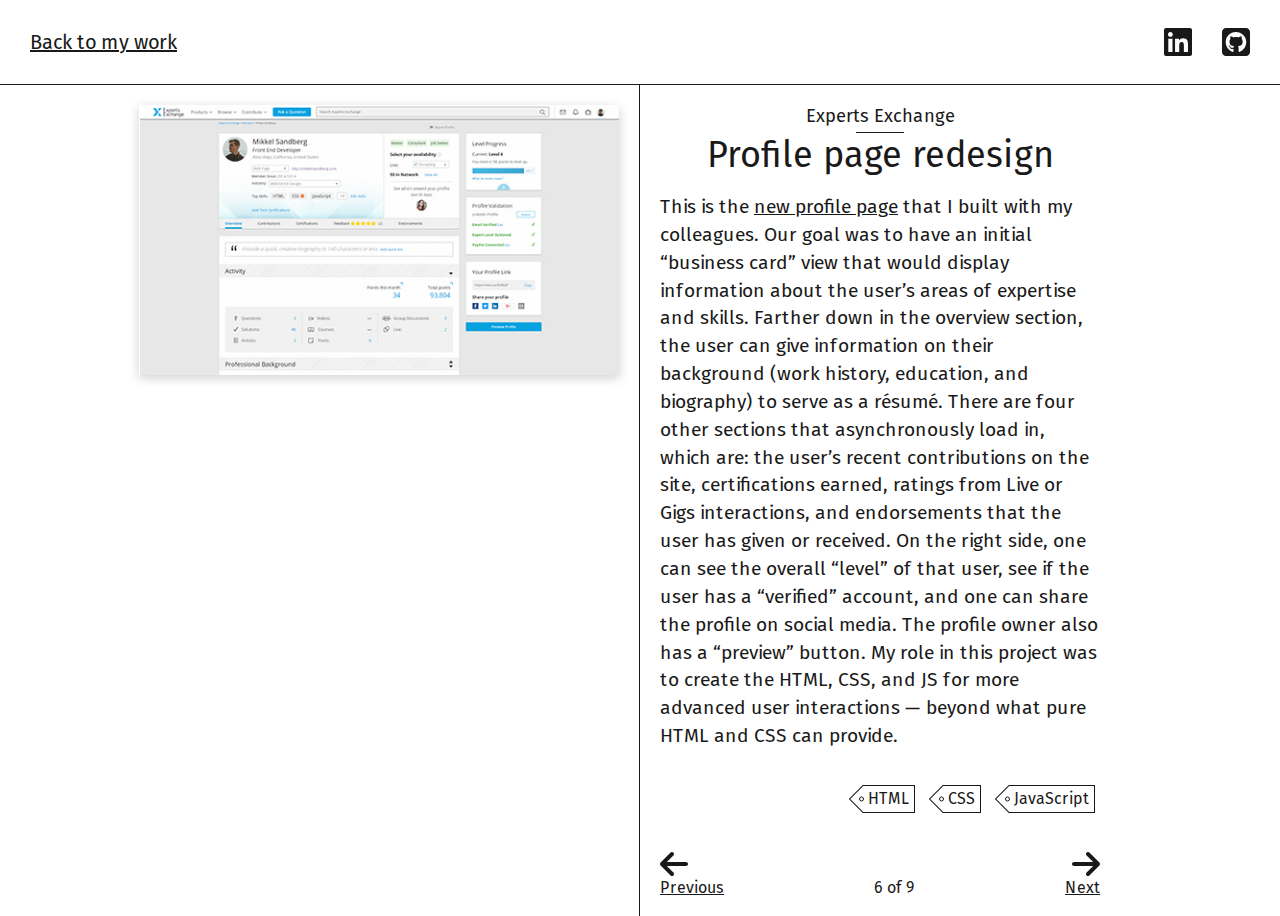
<file: my-work/experts-exchange-profile-page-redesign.html>
<!DOCTYPE html><html lang="en"><head><meta charSet="utf-8"/><meta name="viewport" content="width=device-width, initial-scale=1"/><link rel="preload" href="/_next/static/media/4d1af68a2715a16a-s.p.woff2" as="font" crossorigin="" type="font/woff2"/><link rel="stylesheet" href="/_next/static/css/5457dafae42eea47.css" crossorigin="" data-precedence="next"/><link rel="preload" as="script" fetchPriority="low" href="/_next/static/chunks/webpack-a10ef56d560843b6.js" crossorigin=""/><script src="/_next/static/chunks/fd9d1056-edae34b3e415f2b5.js" async="" crossorigin=""></script><script src="/_next/static/chunks/69-66ff54a64de07733.js" async="" crossorigin=""></script><script src="/_next/static/chunks/main-app-c1a3c1efbddd2082.js" async="" crossorigin=""></script><script src="/_next/static/chunks/250-68ba6a6d83d5382c.js" async=""></script><script src="/_next/static/chunks/212-d75bde86f7e93be8.js" async=""></script><script src="/_next/static/chunks/app/my-work/%5Bslug%5D/page-f7cc67c737300908.js" async=""></script><script src="/_next/static/chunks/870fdd6f-9c47282e04d81a35.js" async=""></script><script src="/_next/static/chunks/69b09407-7a8f6d4748fdb0de.js" async=""></script><script src="/_next/static/chunks/808-b70f05fb23f9cf63.js" async=""></script><script src="/_next/static/chunks/853-06fbe9471c769078.js" async=""></script><script src="/_next/static/chunks/app/layout-a3199e49e3bdca59.js" async=""></script><link rel="preload" href="/_next/static/css/115696df4937d53f.css" as="style" crossorigin=""/><link rel="preload" href="https://www.googletagmanager.com/gtag/js?id=G-6197G6BRLV" as="script"/><title>Mikkel Sandberg | Software Engineer</title><meta name="description" content="This is Mikkel Sandberg’s website. He is a software engineer, and this site features some of his recent work."/><link rel="canonical" href="https://mikkelsandberg.com"/><link rel="icon" href="/favicon.ico" type="image/x-icon" sizes="48x48"/><meta name="next-size-adjust"/><script src="/_next/static/chunks/polyfills-c67a75d1b6f99dc8.js" crossorigin="" noModule=""></script></head><body class="__className_d5c5f4"><script src="/_next/static/chunks/webpack-a10ef56d560843b6.js" crossorigin="" async=""></script><script>(self.__next_f=self.__next_f||[]).push([0]);self.__next_f.push([2,null])</script><script>self.__next_f.push([1,"1:HL[\"/_next/static/media/4d1af68a2715a16a-s.p.woff2\",\"font\",{\"crossOrigin\":\"\",\"type\":\"font/woff2\"}]\n2:HL[\"/_next/static/css/5457dafae42eea47.css\",\"style\",{\"crossOrigin\":\"\"}]\n0:\"$L3\"\n"])</script><script>self.__next_f.push([1,"4:HL[\"/_next/static/css/115696df4937d53f.css\",\"style\",{\"crossOrigin\":\"\"}]\n"])</script><script>self.__next_f.push([1,"5:I[7690,[],\"\"]\n7:I[7862,[\"250\",\"static/chunks/250-68ba6a6d83d5382c.js\",\"212\",\"static/chunks/212-d75bde86f7e93be8.js\",\"779\",\"static/chunks/app/my-work/%5Bslug%5D/page-f7cc67c737300908.js\"],\"\"]\n9:I[5250,[\"250\",\"static/chunks/250-68ba6a6d83d5382c.js\",\"212\",\"static/chunks/212-d75bde86f7e93be8.js\",\"779\",\"static/chunks/app/my-work/%5Bslug%5D/page-f7cc67c737300908.js\"],\"\"]\na:I[5613,[],\"\"]\nc:I[1778,[],\"\"]\nd:I[3969,[\"676\",\"static/chunks/870fdd6f-9c47282e04d81a35.js\",\"958\",\"static/chunks/69b09407-7a8f6d4748fdb0de.js"])</script><script>self.__next_f.push([1,"\",\"250\",\"static/chunks/250-68ba6a6d83d5382c.js\",\"808\",\"static/chunks/808-b70f05fb23f9cf63.js\",\"853\",\"static/chunks/853-06fbe9471c769078.js\",\"185\",\"static/chunks/app/layout-a3199e49e3bdca59.js\"],\"\"]\ne:I[1845,[\"676\",\"static/chunks/870fdd6f-9c47282e04d81a35.js\",\"958\",\"static/chunks/69b09407-7a8f6d4748fdb0de.js\",\"250\",\"static/chunks/250-68ba6a6d83d5382c.js\",\"808\",\"static/chunks/808-b70f05fb23f9cf63.js\",\"853\",\"static/chunks/853-06fbe9471c769078.js\",\"185\",\"static/chunks/app/layout-a3199e49e3bdca59.js\"],\"GoogleAna"])</script><script>self.__next_f.push([1,"lytics\"]\n10:I[8955,[],\"\"]\n8:T45b,"])</script><script>self.__next_f.push([1,"This is the \u003ca href=\"https://www.experts-exchange.com/members/MikkelSandberg.html\" target=\"_blank\" rel=\"noopener noreferrer\"\u003enew profile page\u003c/a\u003e that I built with my colleagues. Our goal was to have an initial \u0026ldquo;business card\u0026rdquo; view that would display information about the user\u0026rsquo;s areas of expertise and skills. Farther down in the overview section, the user can give information on their background (work history, education, and biography) to serve as a r\u0026eacute;sum\u0026eacute;. There are four other sections that asynchronously load in, which are: the user\u0026rsquo;s recent contributions on the site, certifications earned, ratings from Live or Gigs interactions, and endorsements that the user has given or received. On the right side, one can see the overall \u0026ldquo;level\u0026rdquo; of that user, see if the user has a \u0026ldquo;verified\u0026rdquo; account, and one can share the profile on social media. The profile owner also has a \u0026ldquo;preview\u0026rdquo; button. My role in this project was to create the HTML, CSS, and JS for more advanced user interactions \u0026mdash; beyond what pure HTML and CSS can provide."])</script><script>self.__next_f.push([1,"b:[\"slug\",\"experts-exchange-profile-page-redesign\",\"d\"]\n11:[]\n"])</script><script>self.__next_f.push([1,"3:[[[\"$\",\"link\",\"0\",{\"rel\":\"stylesheet\",\"href\":\"/_next/static/css/5457dafae42eea47.css\",\"precedence\":\"next\",\"crossOrigin\":\"\"}]],[\"$\",\"$L5\",null,{\"buildId\":\"iDH1tEgGtDg6XT3I1hVhj\",\"assetPrefix\":\"\",\"initialCanonicalUrl\":\"/my-work/experts-exchange-profile-page-redesign\",\"initialTree\":[\"\",{\"children\":[\"my-work\",{\"children\":[[\"slug\",\"experts-exchange-profile-page-redesign\",\"d\"],{\"children\":[\"__PAGE__?{\\\"slug\\\":\\\"experts-exchange-profile-page-redesign\\\"}\",{}]}]}]},\"$undefined\",\"$undefined\",true],\"initialSeedData\":[\"\",{\"children\":[\"my-work\",{\"children\":[[\"slug\",\"experts-exchange-profile-page-redesign\",\"d\"],{\"children\":[\"__PAGE__\",{},[\"$L6\",[\"$\",\"section\",null,{\"className\":\"workDetails\",\"children\":[[\"$\",\"$L7\",null,{\"workData\":{\"id\":\"experts-exchange-profile-page-redesign\",\"workLabel\":\"Experts Exchange\",\"workTitle\":\"Profile page redesign\",\"tags\":[\"Design\",\"Development\"],\"skills\":[\"HTML\",\"CSS\",\"JavaScript\"],\"summary\":\"Revamping the user profile page on Experts Exchange.\",\"description\":\"$8\",\"images\":[{\"subTitle\":\"Profile page redesign\",\"thumbnail\":\"/ee/ee-profile-page-thumbnail.jpg\",\"fullSize\":\"/ee/ee-profile-page-full-size.jpg\",\"caption\":\"The new profile page that my team and I designed and built.\"}]}}],[\"$\",\"section\",null,{\"className\":\"workDetails__info\",\"children\":[[\"$\",\"header\",null,{\"className\":\"workDetails__header\",\"children\":[[\"$\",\"h1\",null,{\"className\":\"workDetails__header__label\",\"children\":\"Experts Exchange\"}],[\"$\",\"h2\",null,{\"className\":\"workDetails__header__title\",\"children\":\"Profile page redesign\"}]]}],[\"$\",\"article\",null,{\"className\":\"workDetails__info__description\",\"children\":[\"$\",\"p\",null,{\"className\":\"workDetails__info__description__text\",\"children\":[\"This is the \",[\"$\",\"a\",\"1\",{\"href\":\"https://www.experts-exchange.com/members/MikkelSandberg.html\",\"target\":\"_blank\",\"rel\":\"noopener noreferrer\",\"children\":\"new profile page\"}],\" that I built with my colleagues. Our goal was to have an initial “business card” view that would display information about the user’s areas of expertise and skills. Farther down in the overview section, the user can give information on their background (work history, education, and biography) to serve as a résumé. There are four other sections that asynchronously load in, which are: the user’s recent contributions on the site, certifications earned, ratings from Live or Gigs interactions, and endorsements that the user has given or received. On the right side, one can see the overall “level” of that user, see if the user has a “verified” account, and one can share the profile on social media. The profile owner also has a “preview” button. My role in this project was to create the HTML, CSS, and JS for more advanced user interactions — beyond what pure HTML and CSS can provide.\"]}]}],[\"$\",\"footer\",null,{\"className\":\"workDetails__info__footer\",\"children\":[[\"$\",\"ul\",null,{\"className\":\"tags\",\"children\":[[\"$\",\"li\",\"0\",{\"className\":\"tag\",\"children\":[[\"$\",\"span\",null,{\"className\":\"tag__point\"}],[\"$\",\"span\",null,{\"className\":\"tag__hole\"}],\"HTML\"]}],[\"$\",\"li\",\"1\",{\"className\":\"tag\",\"children\":[[\"$\",\"span\",null,{\"className\":\"tag__point\"}],[\"$\",\"span\",null,{\"className\":\"tag__hole\"}],\"CSS\"]}],[\"$\",\"li\",\"2\",{\"className\":\"tag\",\"children\":[[\"$\",\"span\",null,{\"className\":\"tag__point\"}],[\"$\",\"span\",null,{\"className\":\"tag__hole\"}],\"JavaScript\"]}]]}],[\"$\",\"section\",null,{\"className\":\"workDetails__info__footer__linkToOtherWork\",\"children\":[[\"$\",\"p\",null,{\"children\":[\"$\",\"$L9\",null,{\"href\":\"/my-work/codecademy-intensive-jammming\",\"className\":\"workDetails__info__footer__linkToOtherWork__link\",\"children\":[[\"$\",\"svg\",null,{\"aria-hidden\":\"true\",\"focusable\":\"false\",\"data-prefix\":\"fas\",\"data-icon\":\"arrow-left\",\"className\":\"svg-inline--fa fa-arrow-left workDetails__info__footer__linkToOtherWork__icon workDetails__info__footer__linkToOtherWork__icon--previous\",\"role\":\"img\",\"xmlns\":\"http://www.w3.org/2000/svg\",\"viewBox\":\"0 0 448 512\",\"style\":{},\"children\":[\"$\",\"path\",null,{\"fill\":\"currentColor\",\"d\":\"M9.4 233.4c-12.5 12.5-12.5 32.8 0 45.3l160 160c12.5 12.5 32.8 12.5 45.3 0s12.5-32.8 0-45.3L109.2 288 416 288c17.7 0 32-14.3 32-32s-14.3-32-32-32l-306.7 0L214.6 118.6c12.5-12.5 12.5-32.8 0-45.3s-32.8-12.5-45.3 0l-160 160z\",\"style\":{}}]}],\"Previous\"]}]}],[\"$\",\"p\",null,{\"children\":[6,\" of \",9]}],[\"$\",\"p\",null,{\"children\":[\"$\",\"$L9\",null,{\"href\":\"/my-work/experts-exchange-live-product-redesign\",\"className\":\"workDetails__info__footer__linkToOtherWork__link\",\"children\":[[\"$\",\"svg\",null,{\"aria-hidden\":\"true\",\"focusable\":\"false\",\"data-prefix\":\"fas\",\"data-icon\":\"arrow-right\",\"className\":\"svg-inline--fa fa-arrow-right workDetails__info__footer__linkToOtherWork__icon workDetails__info__footer__linkToOtherWork__icon--next\",\"role\":\"img\",\"xmlns\":\"http://www.w3.org/2000/svg\",\"viewBox\":\"0 0 448 512\",\"style\":{},\"children\":[\"$\",\"path\",null,{\"fill\":\"currentColor\",\"d\":\"M438.6 278.6c12.5-12.5 12.5-32.8 0-45.3l-160-160c-12.5-12.5-32.8-12.5-45.3 0s-12.5 32.8 0 45.3L338.8 224 32 224c-17.7 0-32 14.3-32 32s14.3 32 32 32l306.7 0L233.4 393.4c-12.5 12.5-12.5 32.8 0 45.3s32.8 12.5 45.3 0l160-160z\",\"style\":{}}]}],\"Next\"]}]}]]}]]}]]}]]}],null]]},[\"$\",\"$La\",null,{\"parallelRouterKey\":\"children\",\"segmentPath\":[\"children\",\"my-work\",\"children\",\"$b\",\"children\"],\"loading\":\"$undefined\",\"loadingStyles\":\"$undefined\",\"loadingScripts\":\"$undefined\",\"hasLoading\":false,\"error\":\"$undefined\",\"errorStyles\":\"$undefined\",\"errorScripts\":\"$undefined\",\"template\":[\"$\",\"$Lc\",null,{}],\"templateStyles\":\"$undefined\",\"templateScripts\":\"$undefined\",\"notFound\":\"$undefined\",\"notFoundStyles\":\"$undefined\",\"styles\":[[\"$\",\"link\",\"0\",{\"rel\":\"stylesheet\",\"href\":\"/_next/static/css/115696df4937d53f.css\",\"precedence\":\"next\",\"crossOrigin\":\"\"}]]}]]},[\"$\",\"$La\",null,{\"parallelRouterKey\":\"children\",\"segmentPath\":[\"children\",\"my-work\",\"children\"],\"loading\":\"$undefined\",\"loadingStyles\":\"$undefined\",\"loadingScripts\":\"$undefined\",\"hasLoading\":false,\"error\":\"$undefined\",\"errorStyles\":\"$undefined\",\"errorScripts\":\"$undefined\",\"template\":[\"$\",\"$Lc\",null,{}],\"templateStyles\":\"$undefined\",\"templateScripts\":\"$undefined\",\"notFound\":\"$undefined\",\"notFoundStyles\":\"$undefined\",\"styles\":null}]]},[null,[\"$\",\"html\",null,{\"lang\":\"en\",\"children\":[[\"$\",\"body\",null,{\"suppressHydrationWarning\":true,\"className\":\"__className_d5c5f4\",\"children\":[\"$\",\"$Ld\",null,{\"children\":[\"$\",\"$La\",null,{\"parallelRouterKey\":\"children\",\"segmentPath\":[\"children\"],\"loading\":\"$undefined\",\"loadingStyles\":\"$undefined\",\"loadingScripts\":\"$undefined\",\"hasLoading\":false,\"error\":\"$undefined\",\"errorStyles\":\"$undefined\",\"errorScripts\":\"$undefined\",\"template\":[\"$\",\"$Lc\",null,{}],\"templateStyles\":\"$undefined\",\"templateScripts\":\"$undefined\",\"notFound\":[\"$\",\"section\",null,{\"className\":\"contentWrapper\",\"children\":[[\"$\",\"header\",null,{\"className\":\"header\",\"children\":[\"$\",\"h1\",null,{\"className\":\"header__text\",\"children\":\"Not Found\"}]}],[\"$\",\"section\",null,{\"className\":\"notFound__wrapper\",\"children\":[[\"$\",\"h2\",null,{\"className\":\"notFound__subheading\",\"children\":\"Well this is embarrassing…\"}],[\"$\",\"p\",null,{\"className\":\"notFound__bodyText\",\"children\":\"The page you’re looking for doesn’t exist.\"}],[\"$\",\"p\",null,{\"className\":\"notFound__bodyText\",\"children\":\"Maybe you were looking for one of these pages:\"}],[\"$\",\"ul\",null,{\"className\":\"notFound__links\",\"children\":[[\"$\",\"li\",\"0\",{\"className\":\"notFound__links__item\",\"children\":[\"$\",\"$L9\",null,{\"href\":\"/\",\"className\":\"notFound__links__item__link\",\"children\":\"Home\"}]}],[\"$\",\"li\",\"1\",{\"className\":\"notFound__links__item\",\"children\":[\"$\",\"$L9\",null,{\"href\":\"/my-work\",\"className\":\"notFound__links__item__link\",\"children\":\"My Work\"}]}],[\"$\",\"li\",\"2\",{\"className\":\"notFound__links__item\",\"children\":[\"$\",\"$L9\",null,{\"href\":\"/about-me\",\"className\":\"notFound__links__item__link\",\"children\":\"About Me\"}]}]]}]]}]]}],\"notFoundStyles\":[[\"$\",\"link\",\"0\",{\"rel\":\"stylesheet\",\"href\":\"/_next/static/css/40a4d4c94fa80587.css\",\"precedence\":\"next\",\"crossOrigin\":\"\"}]],\"styles\":null}]}]}],[\"$\",\"$Le\",null,{\"gaId\":\"G-6197G6BRLV\"}]]}],null]],\"initialHead\":[false,\"$Lf\"],\"globalErrorComponent\":\"$10\",\"missingSlots\":\"$W11\"}]]\n"])</script><script>self.__next_f.push([1,"f:[[\"$\",\"meta\",\"0\",{\"name\":\"viewport\",\"content\":\"width=device-width, initial-scale=1\"}],[\"$\",\"meta\",\"1\",{\"charSet\":\"utf-8\"}],[\"$\",\"title\",\"2\",{\"children\":\"Mikkel Sandberg | Software Engineer\"}],[\"$\",\"meta\",\"3\",{\"name\":\"description\",\"content\":\"This is Mikkel Sandberg’s website. He is a software engineer, and this site features some of his recent work.\"}],[\"$\",\"link\",\"4\",{\"rel\":\"canonical\",\"href\":\"https://mikkelsandberg.com\"}],[\"$\",\"link\",\"5\",{\"rel\":\"icon\",\"href\":\"/favicon.ico\",\"type\":\"image/x-icon\",\"sizes\":\"48x48\"}],[\"$\",\"meta\",\"6\",{\"name\":\"next-size-adjust\"}]]\n"])</script><script>self.__next_f.push([1,"6:null\n"])</script><script>self.__next_f.push([1,""])</script></body></html>
</file>
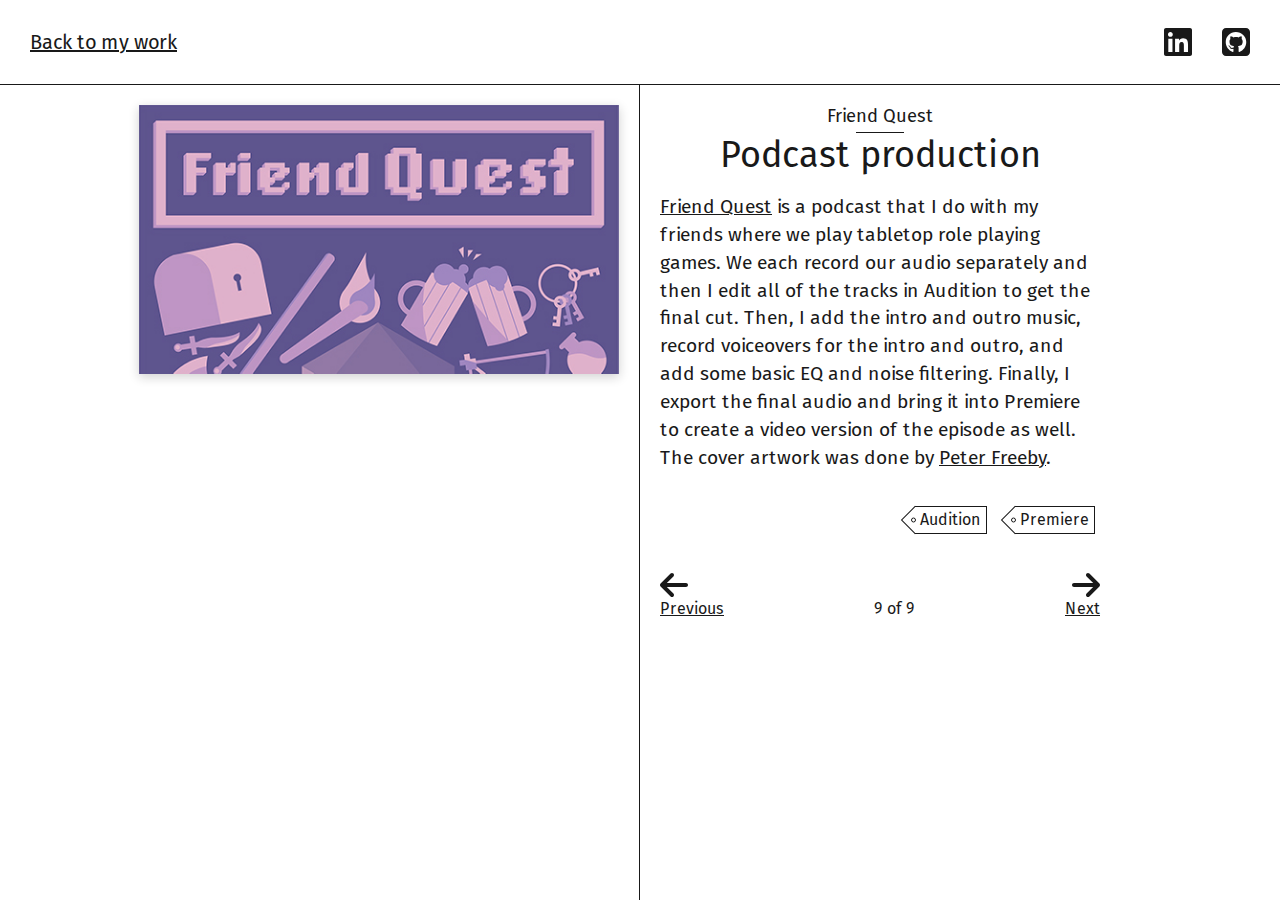
<file: my-work/friend-quest-podcast-production.html>
<!DOCTYPE html><html lang="en"><head><meta charSet="utf-8"/><meta name="viewport" content="width=device-width, initial-scale=1"/><link rel="preload" href="/_next/static/media/4d1af68a2715a16a-s.p.woff2" as="font" crossorigin="" type="font/woff2"/><link rel="stylesheet" href="/_next/static/css/5457dafae42eea47.css" crossorigin="" data-precedence="next"/><link rel="preload" as="script" fetchPriority="low" href="/_next/static/chunks/webpack-a10ef56d560843b6.js" crossorigin=""/><script src="/_next/static/chunks/fd9d1056-edae34b3e415f2b5.js" async="" crossorigin=""></script><script src="/_next/static/chunks/69-66ff54a64de07733.js" async="" crossorigin=""></script><script src="/_next/static/chunks/main-app-c1a3c1efbddd2082.js" async="" crossorigin=""></script><script src="/_next/static/chunks/250-68ba6a6d83d5382c.js" async=""></script><script src="/_next/static/chunks/212-d75bde86f7e93be8.js" async=""></script><script src="/_next/static/chunks/app/my-work/%5Bslug%5D/page-f7cc67c737300908.js" async=""></script><script src="/_next/static/chunks/870fdd6f-9c47282e04d81a35.js" async=""></script><script src="/_next/static/chunks/69b09407-7a8f6d4748fdb0de.js" async=""></script><script src="/_next/static/chunks/808-b70f05fb23f9cf63.js" async=""></script><script src="/_next/static/chunks/853-06fbe9471c769078.js" async=""></script><script src="/_next/static/chunks/app/layout-a3199e49e3bdca59.js" async=""></script><link rel="preload" href="/_next/static/css/115696df4937d53f.css" as="style" crossorigin=""/><link rel="preload" href="https://www.googletagmanager.com/gtag/js?id=G-6197G6BRLV" as="script"/><title>Mikkel Sandberg | Software Engineer</title><meta name="description" content="This is Mikkel Sandberg’s website. He is a software engineer, and this site features some of his recent work."/><link rel="canonical" href="https://mikkelsandberg.com"/><link rel="icon" href="/favicon.ico" type="image/x-icon" sizes="48x48"/><meta name="next-size-adjust"/><script src="/_next/static/chunks/polyfills-c67a75d1b6f99dc8.js" crossorigin="" noModule=""></script></head><body class="__className_d5c5f4"><script src="/_next/static/chunks/webpack-a10ef56d560843b6.js" crossorigin="" async=""></script><script>(self.__next_f=self.__next_f||[]).push([0]);self.__next_f.push([2,null])</script><script>self.__next_f.push([1,"1:HL[\"/_next/static/media/4d1af68a2715a16a-s.p.woff2\",\"font\",{\"crossOrigin\":\"\",\"type\":\"font/woff2\"}]\n2:HL[\"/_next/static/css/5457dafae42eea47.css\",\"style\",{\"crossOrigin\":\"\"}]\n0:\"$L3\"\n"])</script><script>self.__next_f.push([1,"4:HL[\"/_next/static/css/115696df4937d53f.css\",\"style\",{\"crossOrigin\":\"\"}]\n"])</script><script>self.__next_f.push([1,"5:I[7690,[],\"\"]\n7:I[7862,[\"250\",\"static/chunks/250-68ba6a6d83d5382c.js\",\"212\",\"static/chunks/212-d75bde86f7e93be8.js\",\"779\",\"static/chunks/app/my-work/%5Bslug%5D/page-f7cc67c737300908.js\"],\"\"]\n8:I[5250,[\"250\",\"static/chunks/250-68ba6a6d83d5382c.js\",\"212\",\"static/chunks/212-d75bde86f7e93be8.js\",\"779\",\"static/chunks/app/my-work/%5Bslug%5D/page-f7cc67c737300908.js\"],\"\"]\n9:I[5613,[],\"\"]\nb:I[1778,[],\"\"]\nc:I[3969,[\"676\",\"static/chunks/870fdd6f-9c47282e04d81a35.js\",\"958\",\"static/chunks/69b09407-7a8f6d4748fdb0de.js"])</script><script>self.__next_f.push([1,"\",\"250\",\"static/chunks/250-68ba6a6d83d5382c.js\",\"808\",\"static/chunks/808-b70f05fb23f9cf63.js\",\"853\",\"static/chunks/853-06fbe9471c769078.js\",\"185\",\"static/chunks/app/layout-a3199e49e3bdca59.js\"],\"\"]\nd:I[1845,[\"676\",\"static/chunks/870fdd6f-9c47282e04d81a35.js\",\"958\",\"static/chunks/69b09407-7a8f6d4748fdb0de.js\",\"250\",\"static/chunks/250-68ba6a6d83d5382c.js\",\"808\",\"static/chunks/808-b70f05fb23f9cf63.js\",\"853\",\"static/chunks/853-06fbe9471c769078.js\",\"185\",\"static/chunks/app/layout-a3199e49e3bdca59.js\"],\"GoogleAna"])</script><script>self.__next_f.push([1,"lytics\"]\nf:I[8955,[],\"\"]\na:[\"slug\",\"friend-quest-podcast-production\",\"d\"]\n10:[]\n"])</script><script>self.__next_f.push([1,"3:[[[\"$\",\"link\",\"0\",{\"rel\":\"stylesheet\",\"href\":\"/_next/static/css/5457dafae42eea47.css\",\"precedence\":\"next\",\"crossOrigin\":\"\"}]],[\"$\",\"$L5\",null,{\"buildId\":\"iDH1tEgGtDg6XT3I1hVhj\",\"assetPrefix\":\"\",\"initialCanonicalUrl\":\"/my-work/friend-quest-podcast-production\",\"initialTree\":[\"\",{\"children\":[\"my-work\",{\"children\":[[\"slug\",\"friend-quest-podcast-production\",\"d\"],{\"children\":[\"__PAGE__?{\\\"slug\\\":\\\"friend-quest-podcast-production\\\"}\",{}]}]}]},\"$undefined\",\"$undefined\",true],\"initialSeedData\":[\"\",{\"children\":[\"my-work\",{\"children\":[[\"slug\",\"friend-quest-podcast-production\",\"d\"],{\"children\":[\"__PAGE__\",{},[\"$L6\",[\"$\",\"section\",null,{\"className\":\"workDetails\",\"children\":[[\"$\",\"$L7\",null,{\"workData\":{\"id\":\"friend-quest-podcast-production\",\"workLabel\":\"Friend Quest\",\"workTitle\":\"Podcast production\",\"tags\":[\"Podcast production\"],\"skills\":[\"Audition\",\"Premiere\"],\"summary\":\"Producing a podcast where my friends and I collaborate to tell interesting stories with great characters.\",\"description\":\"\u003ca href=\\\"https://anchor.fm/friend-quest\\\" target=\\\"_blank\\\" rel=\\\"noopener noreferrer\\\"\u003eFriend Quest\u003c/a\u003e is a podcast that I do with my friends where we play tabletop role playing games. We each record our audio separately and then I edit all of the tracks in Audition to get the final cut. Then, I add the intro and outro music, record voiceovers for the intro and outro, and add some basic EQ and noise filtering. Finally, I export the final audio and bring it into Premiere to create a video version of the episode as well. The cover artwork was done by \u003ca href=\\\"http://www.peterfreeby.com\\\" target=\\\"_blank\\\" rel=\\\"noopener noreferrer\\\"\u003ePeter Freeby\u003c/a\u003e.\",\"images\":[{\"subTitle\":\"Cover artwork\",\"thumbnail\":\"/friend-quest/friend-quest-artwork-thumbnail.jpg\",\"fullSize\":\"/friend-quest/friend-quest-artwork-full-size.jpg\",\"caption\":\"The cover artwork for Friend Quest.\"}]}}],[\"$\",\"section\",null,{\"className\":\"workDetails__info\",\"children\":[[\"$\",\"header\",null,{\"className\":\"workDetails__header\",\"children\":[[\"$\",\"h1\",null,{\"className\":\"workDetails__header__label\",\"children\":\"Friend Quest\"}],[\"$\",\"h2\",null,{\"className\":\"workDetails__header__title\",\"children\":\"Podcast production\"}]]}],[\"$\",\"article\",null,{\"className\":\"workDetails__info__description\",\"children\":[\"$\",\"p\",null,{\"className\":\"workDetails__info__description__text\",\"children\":[[\"$\",\"a\",\"0\",{\"href\":\"https://anchor.fm/friend-quest\",\"target\":\"_blank\",\"rel\":\"noopener noreferrer\",\"children\":\"Friend Quest\"}],\" is a podcast that I do with my friends where we play tabletop role playing games. We each record our audio separately and then I edit all of the tracks in Audition to get the final cut. Then, I add the intro and outro music, record voiceovers for the intro and outro, and add some basic EQ and noise filtering. Finally, I export the final audio and bring it into Premiere to create a video version of the episode as well. The cover artwork was done by \",[\"$\",\"a\",\"2\",{\"href\":\"http://www.peterfreeby.com\",\"target\":\"_blank\",\"rel\":\"noopener noreferrer\",\"children\":\"Peter Freeby\"}],\".\"]}]}],[\"$\",\"footer\",null,{\"className\":\"workDetails__info__footer\",\"children\":[[\"$\",\"ul\",null,{\"className\":\"tags\",\"children\":[[\"$\",\"li\",\"0\",{\"className\":\"tag\",\"children\":[[\"$\",\"span\",null,{\"className\":\"tag__point\"}],[\"$\",\"span\",null,{\"className\":\"tag__hole\"}],\"Audition\"]}],[\"$\",\"li\",\"1\",{\"className\":\"tag\",\"children\":[[\"$\",\"span\",null,{\"className\":\"tag__point\"}],[\"$\",\"span\",null,{\"className\":\"tag__hole\"}],\"Premiere\"]}]]}],[\"$\",\"section\",null,{\"className\":\"workDetails__info__footer__linkToOtherWork\",\"children\":[[\"$\",\"p\",null,{\"children\":[\"$\",\"$L8\",null,{\"href\":\"/my-work/apc-entertainment-website-design-and-development\",\"className\":\"workDetails__info__footer__linkToOtherWork__link\",\"children\":[[\"$\",\"svg\",null,{\"aria-hidden\":\"true\",\"focusable\":\"false\",\"data-prefix\":\"fas\",\"data-icon\":\"arrow-left\",\"className\":\"svg-inline--fa fa-arrow-left workDetails__info__footer__linkToOtherWork__icon workDetails__info__footer__linkToOtherWork__icon--previous\",\"role\":\"img\",\"xmlns\":\"http://www.w3.org/2000/svg\",\"viewBox\":\"0 0 448 512\",\"style\":{},\"children\":[\"$\",\"path\",null,{\"fill\":\"currentColor\",\"d\":\"M9.4 233.4c-12.5 12.5-12.5 32.8 0 45.3l160 160c12.5 12.5 32.8 12.5 45.3 0s12.5-32.8 0-45.3L109.2 288 416 288c17.7 0 32-14.3 32-32s-14.3-32-32-32l-306.7 0L214.6 118.6c12.5-12.5 12.5-32.8 0-45.3s-32.8-12.5-45.3 0l-160 160z\",\"style\":{}}]}],\"Previous\"]}]}],[\"$\",\"p\",null,{\"children\":[9,\" of \",9]}],[\"$\",\"p\",null,{\"children\":[\"$\",\"$L8\",null,{\"href\":\"/my-work/tabletoptown-tabletop-rpg-mobile-app\",\"className\":\"workDetails__info__footer__linkToOtherWork__link\",\"children\":[[\"$\",\"svg\",null,{\"aria-hidden\":\"true\",\"focusable\":\"false\",\"data-prefix\":\"fas\",\"data-icon\":\"arrow-right\",\"className\":\"svg-inline--fa fa-arrow-right workDetails__info__footer__linkToOtherWork__icon workDetails__info__footer__linkToOtherWork__icon--next\",\"role\":\"img\",\"xmlns\":\"http://www.w3.org/2000/svg\",\"viewBox\":\"0 0 448 512\",\"style\":{},\"children\":[\"$\",\"path\",null,{\"fill\":\"currentColor\",\"d\":\"M438.6 278.6c12.5-12.5 12.5-32.8 0-45.3l-160-160c-12.5-12.5-32.8-12.5-45.3 0s-12.5 32.8 0 45.3L338.8 224 32 224c-17.7 0-32 14.3-32 32s14.3 32 32 32l306.7 0L233.4 393.4c-12.5 12.5-12.5 32.8 0 45.3s32.8 12.5 45.3 0l160-160z\",\"style\":{}}]}],\"Next\"]}]}]]}]]}]]}]]}],null]]},[\"$\",\"$L9\",null,{\"parallelRouterKey\":\"children\",\"segmentPath\":[\"children\",\"my-work\",\"children\",\"$a\",\"children\"],\"loading\":\"$undefined\",\"loadingStyles\":\"$undefined\",\"loadingScripts\":\"$undefined\",\"hasLoading\":false,\"error\":\"$undefined\",\"errorStyles\":\"$undefined\",\"errorScripts\":\"$undefined\",\"template\":[\"$\",\"$Lb\",null,{}],\"templateStyles\":\"$undefined\",\"templateScripts\":\"$undefined\",\"notFound\":\"$undefined\",\"notFoundStyles\":\"$undefined\",\"styles\":[[\"$\",\"link\",\"0\",{\"rel\":\"stylesheet\",\"href\":\"/_next/static/css/115696df4937d53f.css\",\"precedence\":\"next\",\"crossOrigin\":\"\"}]]}]]},[\"$\",\"$L9\",null,{\"parallelRouterKey\":\"children\",\"segmentPath\":[\"children\",\"my-work\",\"children\"],\"loading\":\"$undefined\",\"loadingStyles\":\"$undefined\",\"loadingScripts\":\"$undefined\",\"hasLoading\":false,\"error\":\"$undefined\",\"errorStyles\":\"$undefined\",\"errorScripts\":\"$undefined\",\"template\":[\"$\",\"$Lb\",null,{}],\"templateStyles\":\"$undefined\",\"templateScripts\":\"$undefined\",\"notFound\":\"$undefined\",\"notFoundStyles\":\"$undefined\",\"styles\":null}]]},[null,[\"$\",\"html\",null,{\"lang\":\"en\",\"children\":[[\"$\",\"body\",null,{\"suppressHydrationWarning\":true,\"className\":\"__className_d5c5f4\",\"children\":[\"$\",\"$Lc\",null,{\"children\":[\"$\",\"$L9\",null,{\"parallelRouterKey\":\"children\",\"segmentPath\":[\"children\"],\"loading\":\"$undefined\",\"loadingStyles\":\"$undefined\",\"loadingScripts\":\"$undefined\",\"hasLoading\":false,\"error\":\"$undefined\",\"errorStyles\":\"$undefined\",\"errorScripts\":\"$undefined\",\"template\":[\"$\",\"$Lb\",null,{}],\"templateStyles\":\"$undefined\",\"templateScripts\":\"$undefined\",\"notFound\":[\"$\",\"section\",null,{\"className\":\"contentWrapper\",\"children\":[[\"$\",\"header\",null,{\"className\":\"header\",\"children\":[\"$\",\"h1\",null,{\"className\":\"header__text\",\"children\":\"Not Found\"}]}],[\"$\",\"section\",null,{\"className\":\"notFound__wrapper\",\"children\":[[\"$\",\"h2\",null,{\"className\":\"notFound__subheading\",\"children\":\"Well this is embarrassing…\"}],[\"$\",\"p\",null,{\"className\":\"notFound__bodyText\",\"children\":\"The page you’re looking for doesn’t exist.\"}],[\"$\",\"p\",null,{\"className\":\"notFound__bodyText\",\"children\":\"Maybe you were looking for one of these pages:\"}],[\"$\",\"ul\",null,{\"className\":\"notFound__links\",\"children\":[[\"$\",\"li\",\"0\",{\"className\":\"notFound__links__item\",\"children\":[\"$\",\"$L8\",null,{\"href\":\"/\",\"className\":\"notFound__links__item__link\",\"children\":\"Home\"}]}],[\"$\",\"li\",\"1\",{\"className\":\"notFound__links__item\",\"children\":[\"$\",\"$L8\",null,{\"href\":\"/my-work\",\"className\":\"notFound__links__item__link\",\"children\":\"My Work\"}]}],[\"$\",\"li\",\"2\",{\"className\":\"notFound__links__item\",\"children\":[\"$\",\"$L8\",null,{\"href\":\"/about-me\",\"className\":\"notFound__links__item__link\",\"children\":\"About Me\"}]}]]}]]}]]}],\"notFoundStyles\":[[\"$\",\"link\",\"0\",{\"rel\":\"stylesheet\",\"href\":\"/_next/static/css/40a4d4c94fa80587.css\",\"precedence\":\"next\",\"crossOrigin\":\"\"}]],\"styles\":null}]}]}],[\"$\",\"$Ld\",null,{\"gaId\":\"G-6197G6BRLV\"}]]}],null]],\"initialHead\":[false,\"$Le\"],\"globalErrorComponent\":\"$f\",\"missingSlots\":\"$W10\"}]]\n"])</script><script>self.__next_f.push([1,"e:[[\"$\",\"meta\",\"0\",{\"name\":\"viewport\",\"content\":\"width=device-width, initial-scale=1\"}],[\"$\",\"meta\",\"1\",{\"charSet\":\"utf-8\"}],[\"$\",\"title\",\"2\",{\"children\":\"Mikkel Sandberg | Software Engineer\"}],[\"$\",\"meta\",\"3\",{\"name\":\"description\",\"content\":\"This is Mikkel Sandberg’s website. He is a software engineer, and this site features some of his recent work.\"}],[\"$\",\"link\",\"4\",{\"rel\":\"canonical\",\"href\":\"https://mikkelsandberg.com\"}],[\"$\",\"link\",\"5\",{\"rel\":\"icon\",\"href\":\"/favicon.ico\",\"type\":\"image/x-icon\",\"sizes\":\"48x48\"}],[\"$\",\"meta\",\"6\",{\"name\":\"next-size-adjust\"}]]\n"])</script><script>self.__next_f.push([1,"6:null\n"])</script><script>self.__next_f.push([1,""])</script></body></html>
</file>
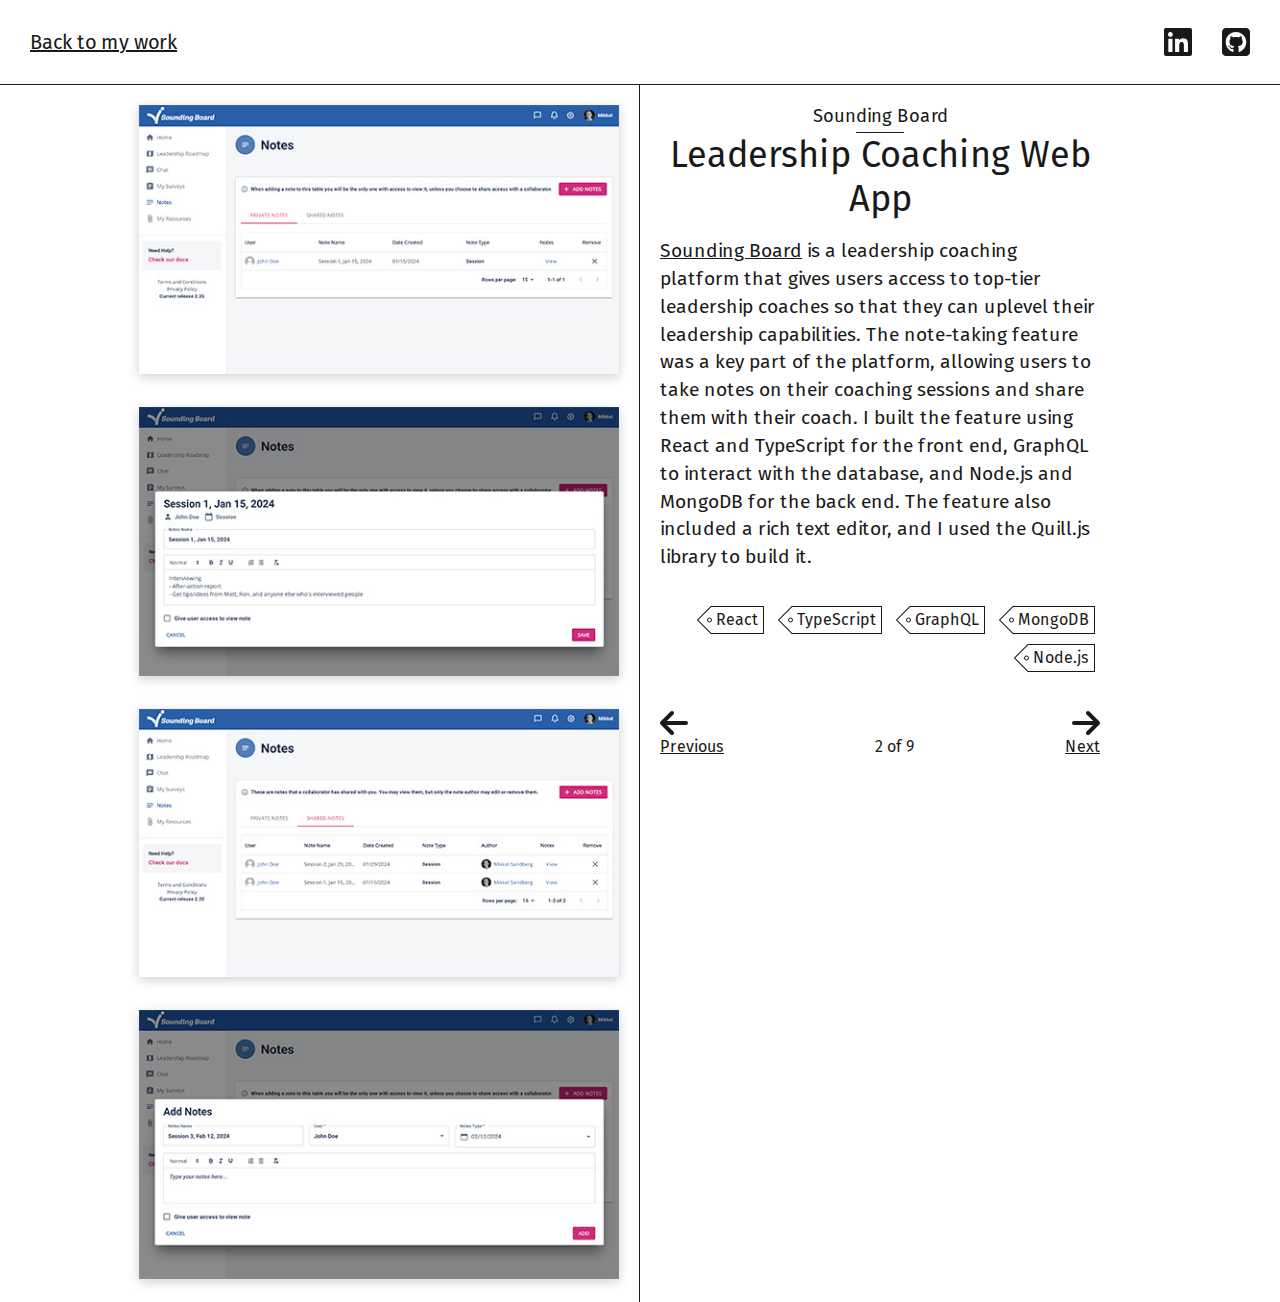
<file: my-work/sounding-board-leadership-coaching-web-app.html>
<!DOCTYPE html><html lang="en"><head><meta charSet="utf-8"/><meta name="viewport" content="width=device-width, initial-scale=1"/><link rel="preload" href="/_next/static/media/4d1af68a2715a16a-s.p.woff2" as="font" crossorigin="" type="font/woff2"/><link rel="stylesheet" href="/_next/static/css/5457dafae42eea47.css" crossorigin="" data-precedence="next"/><link rel="preload" as="script" fetchPriority="low" href="/_next/static/chunks/webpack-a10ef56d560843b6.js" crossorigin=""/><script src="/_next/static/chunks/fd9d1056-edae34b3e415f2b5.js" async="" crossorigin=""></script><script src="/_next/static/chunks/69-66ff54a64de07733.js" async="" crossorigin=""></script><script src="/_next/static/chunks/main-app-c1a3c1efbddd2082.js" async="" crossorigin=""></script><script src="/_next/static/chunks/250-68ba6a6d83d5382c.js" async=""></script><script src="/_next/static/chunks/212-d75bde86f7e93be8.js" async=""></script><script src="/_next/static/chunks/app/my-work/%5Bslug%5D/page-f7cc67c737300908.js" async=""></script><script src="/_next/static/chunks/870fdd6f-9c47282e04d81a35.js" async=""></script><script src="/_next/static/chunks/69b09407-7a8f6d4748fdb0de.js" async=""></script><script src="/_next/static/chunks/808-b70f05fb23f9cf63.js" async=""></script><script src="/_next/static/chunks/853-06fbe9471c769078.js" async=""></script><script src="/_next/static/chunks/app/layout-a3199e49e3bdca59.js" async=""></script><link rel="preload" href="/_next/static/css/115696df4937d53f.css" as="style" crossorigin=""/><link rel="preload" href="https://www.googletagmanager.com/gtag/js?id=G-6197G6BRLV" as="script"/><title>Mikkel Sandberg | Software Engineer</title><meta name="description" content="This is Mikkel Sandberg’s website. He is a software engineer, and this site features some of his recent work."/><link rel="canonical" href="https://mikkelsandberg.com"/><link rel="icon" href="/favicon.ico" type="image/x-icon" sizes="48x48"/><meta name="next-size-adjust"/><script src="/_next/static/chunks/polyfills-c67a75d1b6f99dc8.js" crossorigin="" noModule=""></script></head><body class="__className_d5c5f4"><script src="/_next/static/chunks/webpack-a10ef56d560843b6.js" crossorigin="" async=""></script><script>(self.__next_f=self.__next_f||[]).push([0]);self.__next_f.push([2,null])</script><script>self.__next_f.push([1,"1:HL[\"/_next/static/media/4d1af68a2715a16a-s.p.woff2\",\"font\",{\"crossOrigin\":\"\",\"type\":\"font/woff2\"}]\n2:HL[\"/_next/static/css/5457dafae42eea47.css\",\"style\",{\"crossOrigin\":\"\"}]\n0:\"$L3\"\n"])</script><script>self.__next_f.push([1,"4:HL[\"/_next/static/css/115696df4937d53f.css\",\"style\",{\"crossOrigin\":\"\"}]\n"])</script><script>self.__next_f.push([1,"5:I[7690,[],\"\"]\n7:I[7862,[\"250\",\"static/chunks/250-68ba6a6d83d5382c.js\",\"212\",\"static/chunks/212-d75bde86f7e93be8.js\",\"779\",\"static/chunks/app/my-work/%5Bslug%5D/page-f7cc67c737300908.js\"],\"\"]\n8:I[5250,[\"250\",\"static/chunks/250-68ba6a6d83d5382c.js\",\"212\",\"static/chunks/212-d75bde86f7e93be8.js\",\"779\",\"static/chunks/app/my-work/%5Bslug%5D/page-f7cc67c737300908.js\"],\"\"]\n9:I[5613,[],\"\"]\nb:I[1778,[],\"\"]\nc:I[3969,[\"676\",\"static/chunks/870fdd6f-9c47282e04d81a35.js\",\"958\",\"static/chunks/69b09407-7a8f6d4748fdb0de.js"])</script><script>self.__next_f.push([1,"\",\"250\",\"static/chunks/250-68ba6a6d83d5382c.js\",\"808\",\"static/chunks/808-b70f05fb23f9cf63.js\",\"853\",\"static/chunks/853-06fbe9471c769078.js\",\"185\",\"static/chunks/app/layout-a3199e49e3bdca59.js\"],\"\"]\nd:I[1845,[\"676\",\"static/chunks/870fdd6f-9c47282e04d81a35.js\",\"958\",\"static/chunks/69b09407-7a8f6d4748fdb0de.js\",\"250\",\"static/chunks/250-68ba6a6d83d5382c.js\",\"808\",\"static/chunks/808-b70f05fb23f9cf63.js\",\"853\",\"static/chunks/853-06fbe9471c769078.js\",\"185\",\"static/chunks/app/layout-a3199e49e3bdca59.js\"],\"GoogleAna"])</script><script>self.__next_f.push([1,"lytics\"]\nf:I[8955,[],\"\"]\na:[\"slug\",\"sounding-board-leadership-coaching-web-app\",\"d\"]\n10:[]\n"])</script><script>self.__next_f.push([1,"3:[[[\"$\",\"link\",\"0\",{\"rel\":\"stylesheet\",\"href\":\"/_next/static/css/5457dafae42eea47.css\",\"precedence\":\"next\",\"crossOrigin\":\"\"}]],[\"$\",\"$L5\",null,{\"buildId\":\"iDH1tEgGtDg6XT3I1hVhj\",\"assetPrefix\":\"\",\"initialCanonicalUrl\":\"/my-work/sounding-board-leadership-coaching-web-app\",\"initialTree\":[\"\",{\"children\":[\"my-work\",{\"children\":[[\"slug\",\"sounding-board-leadership-coaching-web-app\",\"d\"],{\"children\":[\"__PAGE__?{\\\"slug\\\":\\\"sounding-board-leadership-coaching-web-app\\\"}\",{}]}]}]},\"$undefined\",\"$undefined\",true],\"initialSeedData\":[\"\",{\"children\":[\"my-work\",{\"children\":[[\"slug\",\"sounding-board-leadership-coaching-web-app\",\"d\"],{\"children\":[\"__PAGE__\",{},[\"$L6\",[\"$\",\"section\",null,{\"className\":\"workDetails\",\"children\":[[\"$\",\"$L7\",null,{\"workData\":{\"id\":\"sounding-board\",\"workLabel\":\"Sounding Board\",\"workTitle\":\"Leadership Coaching Web App\",\"tags\":[\"Development\",\"Design\"],\"skills\":[\"React\",\"TypeScript\",\"GraphQL\",\"MongoDB\",\"Node.js\"],\"summary\":\"Building a note-taking feature for a leadership coaching platform.\",\"description\":\"\u003ca href=\\\"https://soundingboardinc.com/\\\" target=\\\"_blank\\\" rel=\\\"noopener noreferrer\\\"\u003eSounding Board\u003c/a\u003e is a leadership coaching platform that gives users access to top-tier leadership coaches so that they can uplevel their leadership capabilities. The note-taking feature was a key part of the platform, allowing users to take notes on their coaching sessions and share them with their coach. I built the feature using React and TypeScript for the front end, GraphQL to interact with the database, and Node.js and MongoDB for the back end. The feature also included a rich text editor, and I used the Quill.js library to build it.\",\"images\":[{\"subTitle\":\"Notes list\",\"thumbnail\":\"/sounding-board/sounding-board-notes-private-tab-thumbnail.jpg\",\"fullSize\":\"/sounding-board/sounding-board-notes-private-tab-full-size.jpg\",\"caption\":\"Users are able to view private notes that they have taken on their coaching sessions.\"},{\"subTitle\":\"View note\",\"thumbnail\":\"/sounding-board/sounding-board-notes-view-thumbnail.jpg\",\"fullSize\":\"/sounding-board/sounding-board-notes-view-full-size.jpg\",\"caption\":\"From here, users can view the full note and edit it if they need to.\"},{\"subTitle\":\"Shared notes\",\"thumbnail\":\"/sounding-board/sounding-board-notes-shared-tab-thumbnail.jpg\",\"fullSize\":\"/sounding-board/sounding-board-notes-shared-tab-full-size.jpg\",\"caption\":\"Users also have the ability to share their notes with their coach, and have coaches share notes with them in return.\"},{\"subTitle\":\"Add a new note\",\"thumbnail\":\"/sounding-board/sounding-board-notes-add-new-thumbnail.jpg\",\"fullSize\":\"/sounding-board/sounding-board-notes-add-new-full-size.jpg\",\"caption\":\"Users can add new notes, specify if it is for a particular coaching session, and control privacy settings.\"}]}}],[\"$\",\"section\",null,{\"className\":\"workDetails__info\",\"children\":[[\"$\",\"header\",null,{\"className\":\"workDetails__header\",\"children\":[[\"$\",\"h1\",null,{\"className\":\"workDetails__header__label\",\"children\":\"Sounding Board\"}],[\"$\",\"h2\",null,{\"className\":\"workDetails__header__title\",\"children\":\"Leadership Coaching Web App\"}]]}],[\"$\",\"article\",null,{\"className\":\"workDetails__info__description\",\"children\":[\"$\",\"p\",null,{\"className\":\"workDetails__info__description__text\",\"children\":[[\"$\",\"a\",\"0\",{\"href\":\"https://soundingboardinc.com/\",\"target\":\"_blank\",\"rel\":\"noopener noreferrer\",\"children\":\"Sounding Board\"}],\" is a leadership coaching platform that gives users access to top-tier leadership coaches so that they can uplevel their leadership capabilities. The note-taking feature was a key part of the platform, allowing users to take notes on their coaching sessions and share them with their coach. I built the feature using React and TypeScript for the front end, GraphQL to interact with the database, and Node.js and MongoDB for the back end. The feature also included a rich text editor, and I used the Quill.js library to build it.\"]}]}],[\"$\",\"footer\",null,{\"className\":\"workDetails__info__footer\",\"children\":[[\"$\",\"ul\",null,{\"className\":\"tags\",\"children\":[[\"$\",\"li\",\"0\",{\"className\":\"tag\",\"children\":[[\"$\",\"span\",null,{\"className\":\"tag__point\"}],[\"$\",\"span\",null,{\"className\":\"tag__hole\"}],\"React\"]}],[\"$\",\"li\",\"1\",{\"className\":\"tag\",\"children\":[[\"$\",\"span\",null,{\"className\":\"tag__point\"}],[\"$\",\"span\",null,{\"className\":\"tag__hole\"}],\"TypeScript\"]}],[\"$\",\"li\",\"2\",{\"className\":\"tag\",\"children\":[[\"$\",\"span\",null,{\"className\":\"tag__point\"}],[\"$\",\"span\",null,{\"className\":\"tag__hole\"}],\"GraphQL\"]}],[\"$\",\"li\",\"3\",{\"className\":\"tag\",\"children\":[[\"$\",\"span\",null,{\"className\":\"tag__point\"}],[\"$\",\"span\",null,{\"className\":\"tag__hole\"}],\"MongoDB\"]}],[\"$\",\"li\",\"4\",{\"className\":\"tag\",\"children\":[[\"$\",\"span\",null,{\"className\":\"tag__point\"}],[\"$\",\"span\",null,{\"className\":\"tag__hole\"}],\"Node.js\"]}]]}],[\"$\",\"section\",null,{\"className\":\"workDetails__info__footer__linkToOtherWork\",\"children\":[[\"$\",\"p\",null,{\"children\":[\"$\",\"$L8\",null,{\"href\":\"/my-work/tabletoptown-tabletop-rpg-mobile-app\",\"className\":\"workDetails__info__footer__linkToOtherWork__link\",\"children\":[[\"$\",\"svg\",null,{\"aria-hidden\":\"true\",\"focusable\":\"false\",\"data-prefix\":\"fas\",\"data-icon\":\"arrow-left\",\"className\":\"svg-inline--fa fa-arrow-left workDetails__info__footer__linkToOtherWork__icon workDetails__info__footer__linkToOtherWork__icon--previous\",\"role\":\"img\",\"xmlns\":\"http://www.w3.org/2000/svg\",\"viewBox\":\"0 0 448 512\",\"style\":{},\"children\":[\"$\",\"path\",null,{\"fill\":\"currentColor\",\"d\":\"M9.4 233.4c-12.5 12.5-12.5 32.8 0 45.3l160 160c12.5 12.5 32.8 12.5 45.3 0s12.5-32.8 0-45.3L109.2 288 416 288c17.7 0 32-14.3 32-32s-14.3-32-32-32l-306.7 0L214.6 118.6c12.5-12.5 12.5-32.8 0-45.3s-32.8-12.5-45.3 0l-160 160z\",\"style\":{}}]}],\"Previous\"]}]}],[\"$\",\"p\",null,{\"children\":[2,\" of \",9]}],[\"$\",\"p\",null,{\"children\":[\"$\",\"$L8\",null,{\"href\":\"/my-work/choice-hotels-hotel-search-mobile-web-redesign\",\"className\":\"workDetails__info__footer__linkToOtherWork__link\",\"children\":[[\"$\",\"svg\",null,{\"aria-hidden\":\"true\",\"focusable\":\"false\",\"data-prefix\":\"fas\",\"data-icon\":\"arrow-right\",\"className\":\"svg-inline--fa fa-arrow-right workDetails__info__footer__linkToOtherWork__icon workDetails__info__footer__linkToOtherWork__icon--next\",\"role\":\"img\",\"xmlns\":\"http://www.w3.org/2000/svg\",\"viewBox\":\"0 0 448 512\",\"style\":{},\"children\":[\"$\",\"path\",null,{\"fill\":\"currentColor\",\"d\":\"M438.6 278.6c12.5-12.5 12.5-32.8 0-45.3l-160-160c-12.5-12.5-32.8-12.5-45.3 0s-12.5 32.8 0 45.3L338.8 224 32 224c-17.7 0-32 14.3-32 32s14.3 32 32 32l306.7 0L233.4 393.4c-12.5 12.5-12.5 32.8 0 45.3s32.8 12.5 45.3 0l160-160z\",\"style\":{}}]}],\"Next\"]}]}]]}]]}]]}]]}],null]]},[\"$\",\"$L9\",null,{\"parallelRouterKey\":\"children\",\"segmentPath\":[\"children\",\"my-work\",\"children\",\"$a\",\"children\"],\"loading\":\"$undefined\",\"loadingStyles\":\"$undefined\",\"loadingScripts\":\"$undefined\",\"hasLoading\":false,\"error\":\"$undefined\",\"errorStyles\":\"$undefined\",\"errorScripts\":\"$undefined\",\"template\":[\"$\",\"$Lb\",null,{}],\"templateStyles\":\"$undefined\",\"templateScripts\":\"$undefined\",\"notFound\":\"$undefined\",\"notFoundStyles\":\"$undefined\",\"styles\":[[\"$\",\"link\",\"0\",{\"rel\":\"stylesheet\",\"href\":\"/_next/static/css/115696df4937d53f.css\",\"precedence\":\"next\",\"crossOrigin\":\"\"}]]}]]},[\"$\",\"$L9\",null,{\"parallelRouterKey\":\"children\",\"segmentPath\":[\"children\",\"my-work\",\"children\"],\"loading\":\"$undefined\",\"loadingStyles\":\"$undefined\",\"loadingScripts\":\"$undefined\",\"hasLoading\":false,\"error\":\"$undefined\",\"errorStyles\":\"$undefined\",\"errorScripts\":\"$undefined\",\"template\":[\"$\",\"$Lb\",null,{}],\"templateStyles\":\"$undefined\",\"templateScripts\":\"$undefined\",\"notFound\":\"$undefined\",\"notFoundStyles\":\"$undefined\",\"styles\":null}]]},[null,[\"$\",\"html\",null,{\"lang\":\"en\",\"children\":[[\"$\",\"body\",null,{\"suppressHydrationWarning\":true,\"className\":\"__className_d5c5f4\",\"children\":[\"$\",\"$Lc\",null,{\"children\":[\"$\",\"$L9\",null,{\"parallelRouterKey\":\"children\",\"segmentPath\":[\"children\"],\"loading\":\"$undefined\",\"loadingStyles\":\"$undefined\",\"loadingScripts\":\"$undefined\",\"hasLoading\":false,\"error\":\"$undefined\",\"errorStyles\":\"$undefined\",\"errorScripts\":\"$undefined\",\"template\":[\"$\",\"$Lb\",null,{}],\"templateStyles\":\"$undefined\",\"templateScripts\":\"$undefined\",\"notFound\":[\"$\",\"section\",null,{\"className\":\"contentWrapper\",\"children\":[[\"$\",\"header\",null,{\"className\":\"header\",\"children\":[\"$\",\"h1\",null,{\"className\":\"header__text\",\"children\":\"Not Found\"}]}],[\"$\",\"section\",null,{\"className\":\"notFound__wrapper\",\"children\":[[\"$\",\"h2\",null,{\"className\":\"notFound__subheading\",\"children\":\"Well this is embarrassing…\"}],[\"$\",\"p\",null,{\"className\":\"notFound__bodyText\",\"children\":\"The page you’re looking for doesn’t exist.\"}],[\"$\",\"p\",null,{\"className\":\"notFound__bodyText\",\"children\":\"Maybe you were looking for one of these pages:\"}],[\"$\",\"ul\",null,{\"className\":\"notFound__links\",\"children\":[[\"$\",\"li\",\"0\",{\"className\":\"notFound__links__item\",\"children\":[\"$\",\"$L8\",null,{\"href\":\"/\",\"className\":\"notFound__links__item__link\",\"children\":\"Home\"}]}],[\"$\",\"li\",\"1\",{\"className\":\"notFound__links__item\",\"children\":[\"$\",\"$L8\",null,{\"href\":\"/my-work\",\"className\":\"notFound__links__item__link\",\"children\":\"My Work\"}]}],[\"$\",\"li\",\"2\",{\"className\":\"notFound__links__item\",\"children\":[\"$\",\"$L8\",null,{\"href\":\"/about-me\",\"className\":\"notFound__links__item__link\",\"children\":\"About Me\"}]}]]}]]}]]}],\"notFoundStyles\":[[\"$\",\"link\",\"0\",{\"rel\":\"stylesheet\",\"href\":\"/_next/static/css/40a4d4c94fa80587.css\",\"precedence\":\"next\",\"crossOrigin\":\"\"}]],\"styles\":null}]}]}],[\"$\",\"$Ld\",null,{\"gaId\":\"G-6197G6BRLV\"}]]}],null]],\"initialHead\":[false,\"$Le\"],\"globalErrorComponent\":\"$f\",\"missingSlots\":\"$W10\"}]]\n"])</script><script>self.__next_f.push([1,"e:[[\"$\",\"meta\",\"0\",{\"name\":\"viewport\",\"content\":\"width=device-width, initial-scale=1\"}],[\"$\",\"meta\",\"1\",{\"charSet\":\"utf-8\"}],[\"$\",\"title\",\"2\",{\"children\":\"Mikkel Sandberg | Software Engineer\"}],[\"$\",\"meta\",\"3\",{\"name\":\"description\",\"content\":\"This is Mikkel Sandberg’s website. He is a software engineer, and this site features some of his recent work.\"}],[\"$\",\"link\",\"4\",{\"rel\":\"canonical\",\"href\":\"https://mikkelsandberg.com\"}],[\"$\",\"link\",\"5\",{\"rel\":\"icon\",\"href\":\"/favicon.ico\",\"type\":\"image/x-icon\",\"sizes\":\"48x48\"}],[\"$\",\"meta\",\"6\",{\"name\":\"next-size-adjust\"}]]\n"])</script><script>self.__next_f.push([1,"6:null\n"])</script><script>self.__next_f.push([1,""])</script></body></html>
</file>
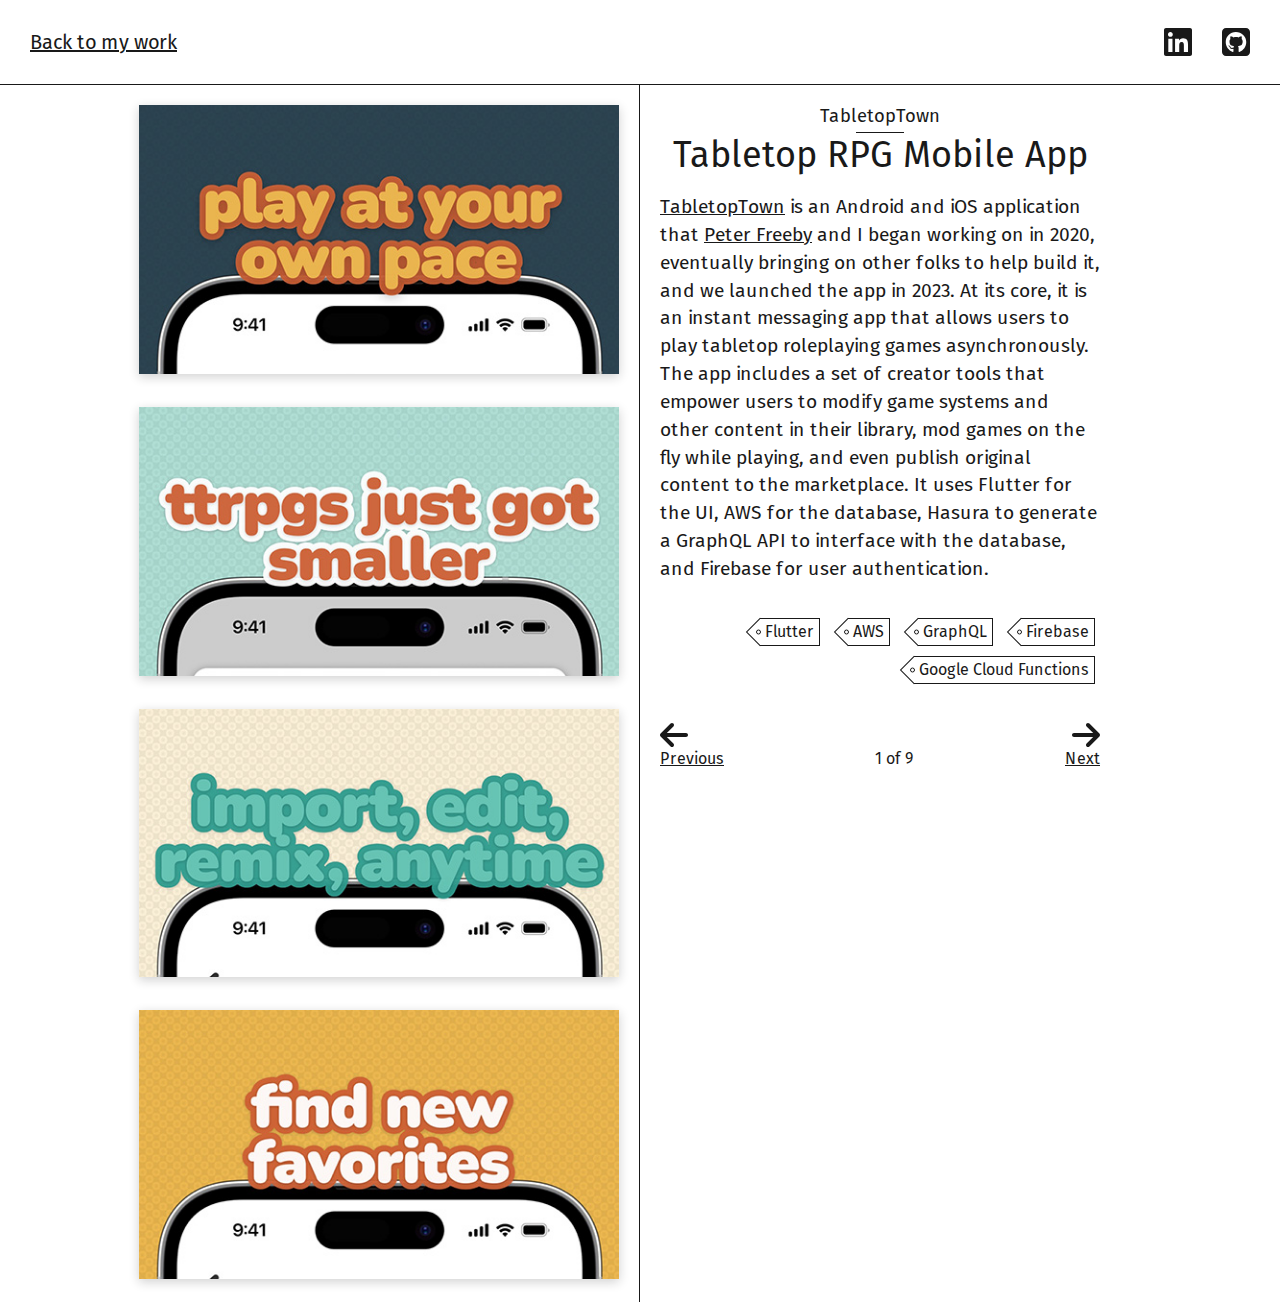
<file: my-work/tabletoptown-tabletop-rpg-mobile-app.html>
<!DOCTYPE html><html lang="en"><head><meta charSet="utf-8"/><meta name="viewport" content="width=device-width, initial-scale=1"/><link rel="preload" href="/_next/static/media/4d1af68a2715a16a-s.p.woff2" as="font" crossorigin="" type="font/woff2"/><link rel="stylesheet" href="/_next/static/css/5457dafae42eea47.css" crossorigin="" data-precedence="next"/><link rel="preload" as="script" fetchPriority="low" href="/_next/static/chunks/webpack-a10ef56d560843b6.js" crossorigin=""/><script src="/_next/static/chunks/fd9d1056-edae34b3e415f2b5.js" async="" crossorigin=""></script><script src="/_next/static/chunks/69-66ff54a64de07733.js" async="" crossorigin=""></script><script src="/_next/static/chunks/main-app-c1a3c1efbddd2082.js" async="" crossorigin=""></script><script src="/_next/static/chunks/250-68ba6a6d83d5382c.js" async=""></script><script src="/_next/static/chunks/212-d75bde86f7e93be8.js" async=""></script><script src="/_next/static/chunks/app/my-work/%5Bslug%5D/page-f7cc67c737300908.js" async=""></script><script src="/_next/static/chunks/870fdd6f-9c47282e04d81a35.js" async=""></script><script src="/_next/static/chunks/69b09407-7a8f6d4748fdb0de.js" async=""></script><script src="/_next/static/chunks/808-b70f05fb23f9cf63.js" async=""></script><script src="/_next/static/chunks/853-06fbe9471c769078.js" async=""></script><script src="/_next/static/chunks/app/layout-a3199e49e3bdca59.js" async=""></script><link rel="preload" href="/_next/static/css/115696df4937d53f.css" as="style" crossorigin=""/><link rel="preload" href="https://www.googletagmanager.com/gtag/js?id=G-6197G6BRLV" as="script"/><title>Mikkel Sandberg | Software Engineer</title><meta name="description" content="This is Mikkel Sandberg’s website. He is a software engineer, and this site features some of his recent work."/><link rel="canonical" href="https://mikkelsandberg.com"/><link rel="icon" href="/favicon.ico" type="image/x-icon" sizes="48x48"/><meta name="next-size-adjust"/><script src="/_next/static/chunks/polyfills-c67a75d1b6f99dc8.js" crossorigin="" noModule=""></script></head><body class="__className_d5c5f4"><script src="/_next/static/chunks/webpack-a10ef56d560843b6.js" crossorigin="" async=""></script><script>(self.__next_f=self.__next_f||[]).push([0]);self.__next_f.push([2,null])</script><script>self.__next_f.push([1,"1:HL[\"/_next/static/media/4d1af68a2715a16a-s.p.woff2\",\"font\",{\"crossOrigin\":\"\",\"type\":\"font/woff2\"}]\n2:HL[\"/_next/static/css/5457dafae42eea47.css\",\"style\",{\"crossOrigin\":\"\"}]\n0:\"$L3\"\n"])</script><script>self.__next_f.push([1,"4:HL[\"/_next/static/css/115696df4937d53f.css\",\"style\",{\"crossOrigin\":\"\"}]\n"])</script><script>self.__next_f.push([1,"5:I[7690,[],\"\"]\n7:I[7862,[\"250\",\"static/chunks/250-68ba6a6d83d5382c.js\",\"212\",\"static/chunks/212-d75bde86f7e93be8.js\",\"779\",\"static/chunks/app/my-work/%5Bslug%5D/page-f7cc67c737300908.js\"],\"\"]\n8:I[5250,[\"250\",\"static/chunks/250-68ba6a6d83d5382c.js\",\"212\",\"static/chunks/212-d75bde86f7e93be8.js\",\"779\",\"static/chunks/app/my-work/%5Bslug%5D/page-f7cc67c737300908.js\"],\"\"]\n9:I[5613,[],\"\"]\nb:I[1778,[],\"\"]\nc:I[3969,[\"676\",\"static/chunks/870fdd6f-9c47282e04d81a35.js\",\"958\",\"static/chunks/69b09407-7a8f6d4748fdb0de.js"])</script><script>self.__next_f.push([1,"\",\"250\",\"static/chunks/250-68ba6a6d83d5382c.js\",\"808\",\"static/chunks/808-b70f05fb23f9cf63.js\",\"853\",\"static/chunks/853-06fbe9471c769078.js\",\"185\",\"static/chunks/app/layout-a3199e49e3bdca59.js\"],\"\"]\nd:I[1845,[\"676\",\"static/chunks/870fdd6f-9c47282e04d81a35.js\",\"958\",\"static/chunks/69b09407-7a8f6d4748fdb0de.js\",\"250\",\"static/chunks/250-68ba6a6d83d5382c.js\",\"808\",\"static/chunks/808-b70f05fb23f9cf63.js\",\"853\",\"static/chunks/853-06fbe9471c769078.js\",\"185\",\"static/chunks/app/layout-a3199e49e3bdca59.js\"],\"GoogleAna"])</script><script>self.__next_f.push([1,"lytics\"]\nf:I[8955,[],\"\"]\na:[\"slug\",\"tabletoptown-tabletop-rpg-mobile-app\",\"d\"]\n10:[]\n"])</script><script>self.__next_f.push([1,"3:[[[\"$\",\"link\",\"0\",{\"rel\":\"stylesheet\",\"href\":\"/_next/static/css/5457dafae42eea47.css\",\"precedence\":\"next\",\"crossOrigin\":\"\"}]],[\"$\",\"$L5\",null,{\"buildId\":\"iDH1tEgGtDg6XT3I1hVhj\",\"assetPrefix\":\"\",\"initialCanonicalUrl\":\"/my-work/tabletoptown-tabletop-rpg-mobile-app\",\"initialTree\":[\"\",{\"children\":[\"my-work\",{\"children\":[[\"slug\",\"tabletoptown-tabletop-rpg-mobile-app\",\"d\"],{\"children\":[\"__PAGE__?{\\\"slug\\\":\\\"tabletoptown-tabletop-rpg-mobile-app\\\"}\",{}]}]}]},\"$undefined\",\"$undefined\",true],\"initialSeedData\":[\"\",{\"children\":[\"my-work\",{\"children\":[[\"slug\",\"tabletoptown-tabletop-rpg-mobile-app\",\"d\"],{\"children\":[\"__PAGE__\",{},[\"$L6\",[\"$\",\"section\",null,{\"className\":\"workDetails\",\"children\":[[\"$\",\"$L7\",null,{\"workData\":{\"id\":\"tabletoptown\",\"workLabel\":\"TabletopTown\",\"workTitle\":\"Tabletop RPG Mobile App\",\"tags\":[\"Development\"],\"skills\":[\"Flutter\",\"AWS\",\"GraphQL\",\"Firebase\",\"Google Cloud Functions\"],\"summary\":\"Developing an Android and iOS app that allows users to play tabletop roleplaying games anytime, anywhere.\",\"description\":\"\u003ca href=\\\"https://www.tabletop.town/\\\" target=\\\"_blank\\\" rel=\\\"noopener noreferrer\\\"\u003eTabletopTown\u003c/a\u003e is an Android and iOS application that \u003ca href=\\\"http://www.peterfreeby.com\\\" target=\\\"_blank\\\" rel=\\\"noopener noreferrer\\\"\u003ePeter Freeby\u003c/a\u003e and I began working on in 2020, eventually bringing on other folks to help build it, and we launched the app in 2023. At its core, it is an instant messaging app that allows users to play tabletop roleplaying games asynchronously. The app includes a set of creator tools that empower users to modify game systems and other content in their library, mod games on the fly while playing, and even publish original content to the marketplace. It uses Flutter for the UI, AWS for the database, Hasura to generate a GraphQL API to interface with the database, and Firebase for user authentication.\",\"images\":[{\"subTitle\":\"Game Chat\",\"thumbnail\":\"/tabletoptown/t3-chat-screen-thumbnail.jpg\",\"fullSize\":\"/tabletoptown/t3-chat-screen-full-size.jpg\",\"caption\":\"The core of the experience revolves around the chat screen, where users can interact with each other, speak in character or out of character, access their character sheet and notes, roll dice, and more.\"},{\"subTitle\":\"Dice Roller\",\"thumbnail\":\"/tabletoptown/t3-dice-roller-thumbnail.jpg\",\"fullSize\":\"/tabletoptown/t3-dice-roller-full-size.jpg\",\"caption\":\"The dice roller is a key feature of the app, allowing users to roll dice and see the results in the chat.\"},{\"subTitle\":\"Creator Tools\",\"thumbnail\":\"/tabletoptown/t3-creator-tools-thumbnail.jpg\",\"fullSize\":\"/tabletoptown/t3-creator-tools-full-size.jpg\",\"caption\":\"The creator tools are what give users the ability to modify the game and any content they own.\"},{\"subTitle\":\"Marketplace\",\"thumbnail\":\"/tabletoptown/t3-marketplace-thumbnail.jpg\",\"fullSize\":\"/tabletoptown/t3-marketplace-full-size.jpg\",\"caption\":\"The marketplace empowers creators to share their work with the world, and other users can buy their content to use in their own games.\"}]}}],[\"$\",\"section\",null,{\"className\":\"workDetails__info\",\"children\":[[\"$\",\"header\",null,{\"className\":\"workDetails__header\",\"children\":[[\"$\",\"h1\",null,{\"className\":\"workDetails__header__label\",\"children\":\"TabletopTown\"}],[\"$\",\"h2\",null,{\"className\":\"workDetails__header__title\",\"children\":\"Tabletop RPG Mobile App\"}]]}],[\"$\",\"article\",null,{\"className\":\"workDetails__info__description\",\"children\":[\"$\",\"p\",null,{\"className\":\"workDetails__info__description__text\",\"children\":[[\"$\",\"a\",\"0\",{\"href\":\"https://www.tabletop.town/\",\"target\":\"_blank\",\"rel\":\"noopener noreferrer\",\"children\":\"TabletopTown\"}],\" is an Android and iOS application that \",[\"$\",\"a\",\"2\",{\"href\":\"http://www.peterfreeby.com\",\"target\":\"_blank\",\"rel\":\"noopener noreferrer\",\"children\":\"Peter Freeby\"}],\" and I began working on in 2020, eventually bringing on other folks to help build it, and we launched the app in 2023. At its core, it is an instant messaging app that allows users to play tabletop roleplaying games asynchronously. The app includes a set of creator tools that empower users to modify game systems and other content in their library, mod games on the fly while playing, and even publish original content to the marketplace. It uses Flutter for the UI, AWS for the database, Hasura to generate a GraphQL API to interface with the database, and Firebase for user authentication.\"]}]}],[\"$\",\"footer\",null,{\"className\":\"workDetails__info__footer\",\"children\":[[\"$\",\"ul\",null,{\"className\":\"tags\",\"children\":[[\"$\",\"li\",\"0\",{\"className\":\"tag\",\"children\":[[\"$\",\"span\",null,{\"className\":\"tag__point\"}],[\"$\",\"span\",null,{\"className\":\"tag__hole\"}],\"Flutter\"]}],[\"$\",\"li\",\"1\",{\"className\":\"tag\",\"children\":[[\"$\",\"span\",null,{\"className\":\"tag__point\"}],[\"$\",\"span\",null,{\"className\":\"tag__hole\"}],\"AWS\"]}],[\"$\",\"li\",\"2\",{\"className\":\"tag\",\"children\":[[\"$\",\"span\",null,{\"className\":\"tag__point\"}],[\"$\",\"span\",null,{\"className\":\"tag__hole\"}],\"GraphQL\"]}],[\"$\",\"li\",\"3\",{\"className\":\"tag\",\"children\":[[\"$\",\"span\",null,{\"className\":\"tag__point\"}],[\"$\",\"span\",null,{\"className\":\"tag__hole\"}],\"Firebase\"]}],[\"$\",\"li\",\"4\",{\"className\":\"tag\",\"children\":[[\"$\",\"span\",null,{\"className\":\"tag__point\"}],[\"$\",\"span\",null,{\"className\":\"tag__hole\"}],\"Google Cloud Functions\"]}]]}],[\"$\",\"section\",null,{\"className\":\"workDetails__info__footer__linkToOtherWork\",\"children\":[[\"$\",\"p\",null,{\"children\":[\"$\",\"$L8\",null,{\"href\":\"/my-work/friend-quest-podcast-production\",\"className\":\"workDetails__info__footer__linkToOtherWork__link\",\"children\":[[\"$\",\"svg\",null,{\"aria-hidden\":\"true\",\"focusable\":\"false\",\"data-prefix\":\"fas\",\"data-icon\":\"arrow-left\",\"className\":\"svg-inline--fa fa-arrow-left workDetails__info__footer__linkToOtherWork__icon workDetails__info__footer__linkToOtherWork__icon--previous\",\"role\":\"img\",\"xmlns\":\"http://www.w3.org/2000/svg\",\"viewBox\":\"0 0 448 512\",\"style\":{},\"children\":[\"$\",\"path\",null,{\"fill\":\"currentColor\",\"d\":\"M9.4 233.4c-12.5 12.5-12.5 32.8 0 45.3l160 160c12.5 12.5 32.8 12.5 45.3 0s12.5-32.8 0-45.3L109.2 288 416 288c17.7 0 32-14.3 32-32s-14.3-32-32-32l-306.7 0L214.6 118.6c12.5-12.5 12.5-32.8 0-45.3s-32.8-12.5-45.3 0l-160 160z\",\"style\":{}}]}],\"Previous\"]}]}],[\"$\",\"p\",null,{\"children\":[1,\" of \",9]}],[\"$\",\"p\",null,{\"children\":[\"$\",\"$L8\",null,{\"href\":\"/my-work/sounding-board-leadership-coaching-web-app\",\"className\":\"workDetails__info__footer__linkToOtherWork__link\",\"children\":[[\"$\",\"svg\",null,{\"aria-hidden\":\"true\",\"focusable\":\"false\",\"data-prefix\":\"fas\",\"data-icon\":\"arrow-right\",\"className\":\"svg-inline--fa fa-arrow-right workDetails__info__footer__linkToOtherWork__icon workDetails__info__footer__linkToOtherWork__icon--next\",\"role\":\"img\",\"xmlns\":\"http://www.w3.org/2000/svg\",\"viewBox\":\"0 0 448 512\",\"style\":{},\"children\":[\"$\",\"path\",null,{\"fill\":\"currentColor\",\"d\":\"M438.6 278.6c12.5-12.5 12.5-32.8 0-45.3l-160-160c-12.5-12.5-32.8-12.5-45.3 0s-12.5 32.8 0 45.3L338.8 224 32 224c-17.7 0-32 14.3-32 32s14.3 32 32 32l306.7 0L233.4 393.4c-12.5 12.5-12.5 32.8 0 45.3s32.8 12.5 45.3 0l160-160z\",\"style\":{}}]}],\"Next\"]}]}]]}]]}]]}]]}],null]]},[\"$\",\"$L9\",null,{\"parallelRouterKey\":\"children\",\"segmentPath\":[\"children\",\"my-work\",\"children\",\"$a\",\"children\"],\"loading\":\"$undefined\",\"loadingStyles\":\"$undefined\",\"loadingScripts\":\"$undefined\",\"hasLoading\":false,\"error\":\"$undefined\",\"errorStyles\":\"$undefined\",\"errorScripts\":\"$undefined\",\"template\":[\"$\",\"$Lb\",null,{}],\"templateStyles\":\"$undefined\",\"templateScripts\":\"$undefined\",\"notFound\":\"$undefined\",\"notFoundStyles\":\"$undefined\",\"styles\":[[\"$\",\"link\",\"0\",{\"rel\":\"stylesheet\",\"href\":\"/_next/static/css/115696df4937d53f.css\",\"precedence\":\"next\",\"crossOrigin\":\"\"}]]}]]},[\"$\",\"$L9\",null,{\"parallelRouterKey\":\"children\",\"segmentPath\":[\"children\",\"my-work\",\"children\"],\"loading\":\"$undefined\",\"loadingStyles\":\"$undefined\",\"loadingScripts\":\"$undefined\",\"hasLoading\":false,\"error\":\"$undefined\",\"errorStyles\":\"$undefined\",\"errorScripts\":\"$undefined\",\"template\":[\"$\",\"$Lb\",null,{}],\"templateStyles\":\"$undefined\",\"templateScripts\":\"$undefined\",\"notFound\":\"$undefined\",\"notFoundStyles\":\"$undefined\",\"styles\":null}]]},[null,[\"$\",\"html\",null,{\"lang\":\"en\",\"children\":[[\"$\",\"body\",null,{\"suppressHydrationWarning\":true,\"className\":\"__className_d5c5f4\",\"children\":[\"$\",\"$Lc\",null,{\"children\":[\"$\",\"$L9\",null,{\"parallelRouterKey\":\"children\",\"segmentPath\":[\"children\"],\"loading\":\"$undefined\",\"loadingStyles\":\"$undefined\",\"loadingScripts\":\"$undefined\",\"hasLoading\":false,\"error\":\"$undefined\",\"errorStyles\":\"$undefined\",\"errorScripts\":\"$undefined\",\"template\":[\"$\",\"$Lb\",null,{}],\"templateStyles\":\"$undefined\",\"templateScripts\":\"$undefined\",\"notFound\":[\"$\",\"section\",null,{\"className\":\"contentWrapper\",\"children\":[[\"$\",\"header\",null,{\"className\":\"header\",\"children\":[\"$\",\"h1\",null,{\"className\":\"header__text\",\"children\":\"Not Found\"}]}],[\"$\",\"section\",null,{\"className\":\"notFound__wrapper\",\"children\":[[\"$\",\"h2\",null,{\"className\":\"notFound__subheading\",\"children\":\"Well this is embarrassing…\"}],[\"$\",\"p\",null,{\"className\":\"notFound__bodyText\",\"children\":\"The page you’re looking for doesn’t exist.\"}],[\"$\",\"p\",null,{\"className\":\"notFound__bodyText\",\"children\":\"Maybe you were looking for one of these pages:\"}],[\"$\",\"ul\",null,{\"className\":\"notFound__links\",\"children\":[[\"$\",\"li\",\"0\",{\"className\":\"notFound__links__item\",\"children\":[\"$\",\"$L8\",null,{\"href\":\"/\",\"className\":\"notFound__links__item__link\",\"children\":\"Home\"}]}],[\"$\",\"li\",\"1\",{\"className\":\"notFound__links__item\",\"children\":[\"$\",\"$L8\",null,{\"href\":\"/my-work\",\"className\":\"notFound__links__item__link\",\"children\":\"My Work\"}]}],[\"$\",\"li\",\"2\",{\"className\":\"notFound__links__item\",\"children\":[\"$\",\"$L8\",null,{\"href\":\"/about-me\",\"className\":\"notFound__links__item__link\",\"children\":\"About Me\"}]}]]}]]}]]}],\"notFoundStyles\":[[\"$\",\"link\",\"0\",{\"rel\":\"stylesheet\",\"href\":\"/_next/static/css/40a4d4c94fa80587.css\",\"precedence\":\"next\",\"crossOrigin\":\"\"}]],\"styles\":null}]}]}],[\"$\",\"$Ld\",null,{\"gaId\":\"G-6197G6BRLV\"}]]}],null]],\"initialHead\":[false,\"$Le\"],\"globalErrorComponent\":\"$f\",\"missingSlots\":\"$W10\"}]]\n"])</script><script>self.__next_f.push([1,"e:[[\"$\",\"meta\",\"0\",{\"name\":\"viewport\",\"content\":\"width=device-width, initial-scale=1\"}],[\"$\",\"meta\",\"1\",{\"charSet\":\"utf-8\"}],[\"$\",\"title\",\"2\",{\"children\":\"Mikkel Sandberg | Software Engineer\"}],[\"$\",\"meta\",\"3\",{\"name\":\"description\",\"content\":\"This is Mikkel Sandberg’s website. He is a software engineer, and this site features some of his recent work.\"}],[\"$\",\"link\",\"4\",{\"rel\":\"canonical\",\"href\":\"https://mikkelsandberg.com\"}],[\"$\",\"link\",\"5\",{\"rel\":\"icon\",\"href\":\"/favicon.ico\",\"type\":\"image/x-icon\",\"sizes\":\"48x48\"}],[\"$\",\"meta\",\"6\",{\"name\":\"next-size-adjust\"}]]\n"])</script><script>self.__next_f.push([1,"6:null\n"])</script><script>self.__next_f.push([1,""])</script></body></html>
</file>
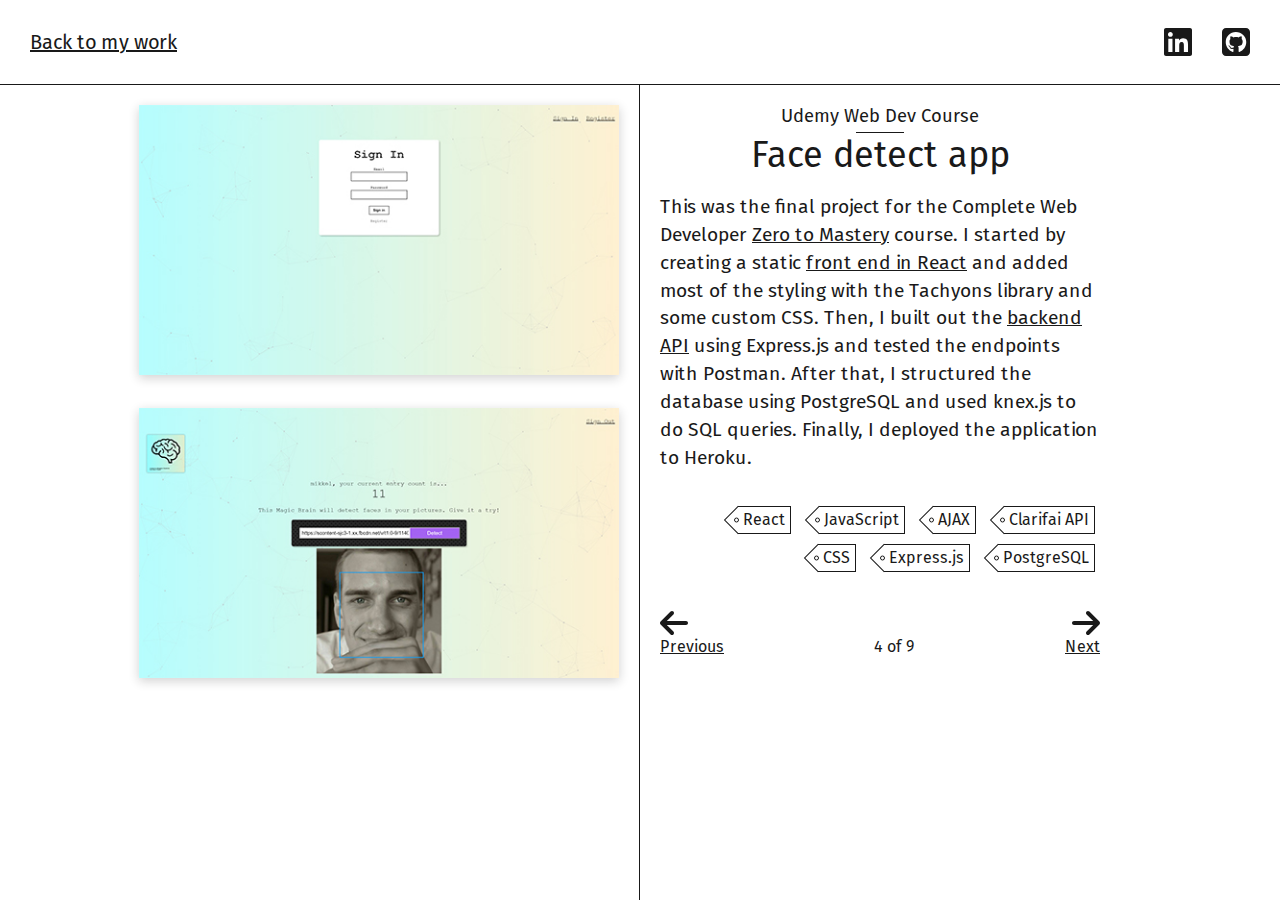
<file: my-work/udemy-web-dev-course-face-detect-app.html>
<!DOCTYPE html><html lang="en"><head><meta charSet="utf-8"/><meta name="viewport" content="width=device-width, initial-scale=1"/><link rel="preload" href="/_next/static/media/4d1af68a2715a16a-s.p.woff2" as="font" crossorigin="" type="font/woff2"/><link rel="stylesheet" href="/_next/static/css/5457dafae42eea47.css" crossorigin="" data-precedence="next"/><link rel="preload" as="script" fetchPriority="low" href="/_next/static/chunks/webpack-a10ef56d560843b6.js" crossorigin=""/><script src="/_next/static/chunks/fd9d1056-edae34b3e415f2b5.js" async="" crossorigin=""></script><script src="/_next/static/chunks/69-66ff54a64de07733.js" async="" crossorigin=""></script><script src="/_next/static/chunks/main-app-c1a3c1efbddd2082.js" async="" crossorigin=""></script><script src="/_next/static/chunks/250-68ba6a6d83d5382c.js" async=""></script><script src="/_next/static/chunks/212-d75bde86f7e93be8.js" async=""></script><script src="/_next/static/chunks/app/my-work/%5Bslug%5D/page-f7cc67c737300908.js" async=""></script><script src="/_next/static/chunks/870fdd6f-9c47282e04d81a35.js" async=""></script><script src="/_next/static/chunks/69b09407-7a8f6d4748fdb0de.js" async=""></script><script src="/_next/static/chunks/808-b70f05fb23f9cf63.js" async=""></script><script src="/_next/static/chunks/853-06fbe9471c769078.js" async=""></script><script src="/_next/static/chunks/app/layout-a3199e49e3bdca59.js" async=""></script><link rel="preload" href="/_next/static/css/115696df4937d53f.css" as="style" crossorigin=""/><link rel="preload" href="https://www.googletagmanager.com/gtag/js?id=G-6197G6BRLV" as="script"/><title>Mikkel Sandberg | Software Engineer</title><meta name="description" content="This is Mikkel Sandberg’s website. He is a software engineer, and this site features some of his recent work."/><link rel="canonical" href="https://mikkelsandberg.com"/><link rel="icon" href="/favicon.ico" type="image/x-icon" sizes="48x48"/><meta name="next-size-adjust"/><script src="/_next/static/chunks/polyfills-c67a75d1b6f99dc8.js" crossorigin="" noModule=""></script></head><body class="__className_d5c5f4"><script src="/_next/static/chunks/webpack-a10ef56d560843b6.js" crossorigin="" async=""></script><script>(self.__next_f=self.__next_f||[]).push([0]);self.__next_f.push([2,null])</script><script>self.__next_f.push([1,"1:HL[\"/_next/static/media/4d1af68a2715a16a-s.p.woff2\",\"font\",{\"crossOrigin\":\"\",\"type\":\"font/woff2\"}]\n2:HL[\"/_next/static/css/5457dafae42eea47.css\",\"style\",{\"crossOrigin\":\"\"}]\n0:\"$L3\"\n"])</script><script>self.__next_f.push([1,"4:HL[\"/_next/static/css/115696df4937d53f.css\",\"style\",{\"crossOrigin\":\"\"}]\n"])</script><script>self.__next_f.push([1,"5:I[7690,[],\"\"]\n7:I[7862,[\"250\",\"static/chunks/250-68ba6a6d83d5382c.js\",\"212\",\"static/chunks/212-d75bde86f7e93be8.js\",\"779\",\"static/chunks/app/my-work/%5Bslug%5D/page-f7cc67c737300908.js\"],\"\"]\n8:I[5250,[\"250\",\"static/chunks/250-68ba6a6d83d5382c.js\",\"212\",\"static/chunks/212-d75bde86f7e93be8.js\",\"779\",\"static/chunks/app/my-work/%5Bslug%5D/page-f7cc67c737300908.js\"],\"\"]\n9:I[5613,[],\"\"]\nb:I[1778,[],\"\"]\nc:I[3969,[\"676\",\"static/chunks/870fdd6f-9c47282e04d81a35.js\",\"958\",\"static/chunks/69b09407-7a8f6d4748fdb0de.js"])</script><script>self.__next_f.push([1,"\",\"250\",\"static/chunks/250-68ba6a6d83d5382c.js\",\"808\",\"static/chunks/808-b70f05fb23f9cf63.js\",\"853\",\"static/chunks/853-06fbe9471c769078.js\",\"185\",\"static/chunks/app/layout-a3199e49e3bdca59.js\"],\"\"]\nd:I[1845,[\"676\",\"static/chunks/870fdd6f-9c47282e04d81a35.js\",\"958\",\"static/chunks/69b09407-7a8f6d4748fdb0de.js\",\"250\",\"static/chunks/250-68ba6a6d83d5382c.js\",\"808\",\"static/chunks/808-b70f05fb23f9cf63.js\",\"853\",\"static/chunks/853-06fbe9471c769078.js\",\"185\",\"static/chunks/app/layout-a3199e49e3bdca59.js\"],\"GoogleAna"])</script><script>self.__next_f.push([1,"lytics\"]\nf:I[8955,[],\"\"]\na:[\"slug\",\"udemy-web-dev-course-face-detect-app\",\"d\"]\n10:[]\n"])</script><script>self.__next_f.push([1,"3:[[[\"$\",\"link\",\"0\",{\"rel\":\"stylesheet\",\"href\":\"/_next/static/css/5457dafae42eea47.css\",\"precedence\":\"next\",\"crossOrigin\":\"\"}]],[\"$\",\"$L5\",null,{\"buildId\":\"iDH1tEgGtDg6XT3I1hVhj\",\"assetPrefix\":\"\",\"initialCanonicalUrl\":\"/my-work/udemy-web-dev-course-face-detect-app\",\"initialTree\":[\"\",{\"children\":[\"my-work\",{\"children\":[[\"slug\",\"udemy-web-dev-course-face-detect-app\",\"d\"],{\"children\":[\"__PAGE__?{\\\"slug\\\":\\\"udemy-web-dev-course-face-detect-app\\\"}\",{}]}]}]},\"$undefined\",\"$undefined\",true],\"initialSeedData\":[\"\",{\"children\":[\"my-work\",{\"children\":[[\"slug\",\"udemy-web-dev-course-face-detect-app\",\"d\"],{\"children\":[\"__PAGE__\",{},[\"$L6\",[\"$\",\"section\",null,{\"className\":\"workDetails\",\"children\":[[\"$\",\"$L7\",null,{\"workData\":{\"id\":\"udemy-web-dev-course\",\"workLabel\":\"Udemy Web Dev Course\",\"workTitle\":\"Face detect app\",\"tags\":[\"Development\"],\"skills\":[\"React\",\"JavaScript\",\"AJAX\",\"Clarifai API\",\"CSS\",\"Express.js\",\"PostgreSQL\"],\"summary\":\"Building an app that lets users see if a provided picture has a detectable face in it.\",\"description\":\"This was the final project for the Complete Web Developer \u003ca href=\\\"https://zerotomastery.io/\\\" target=\\\"_blank\\\" rel=\\\"noopener noreferrer\\\"\u003eZero to Mastery\u003c/a\u003e course. I started by creating a static \u003ca href=\\\"https://github.com/mikkelsandberg/face-detect-front-end\\\" target=\\\"_blank\\\" rel=\\\"noopener noreferrer\\\"\u003efront end in React\u003c/a\u003e and added most of the styling with the Tachyons library and some custom CSS. Then, I built out the \u003ca href=\\\"https://github.com/mikkelsandberg/face-detect-api\\\" target=\\\"_blank\\\" rel=\\\"noopener noreferrer\\\"\u003ebackend API\u003c/a\u003e using Express.js and tested the endpoints with Postman. After that, I structured the database using PostgreSQL and used knex.js to do SQL queries. Finally, I deployed the application to Heroku.\",\"images\":[{\"subTitle\":\"Login view\",\"thumbnail\":\"/face-detect/face-detect-login-thumbnail.jpg\",\"fullSize\":\"/face-detect/face-detect-login-full-size.jpg\",\"caption\":\"The logged out view for the face detect app.\"},{\"subTitle\":\"Home view\",\"thumbnail\":\"/face-detect/face-detect-home-thumbnail.jpg\",\"fullSize\":\"/face-detect/face-detect-home-full-size.jpg\",\"caption\":\"The home page for the face detect app.\"}]}}],[\"$\",\"section\",null,{\"className\":\"workDetails__info\",\"children\":[[\"$\",\"header\",null,{\"className\":\"workDetails__header\",\"children\":[[\"$\",\"h1\",null,{\"className\":\"workDetails__header__label\",\"children\":\"Udemy Web Dev Course\"}],[\"$\",\"h2\",null,{\"className\":\"workDetails__header__title\",\"children\":\"Face detect app\"}]]}],[\"$\",\"article\",null,{\"className\":\"workDetails__info__description\",\"children\":[\"$\",\"p\",null,{\"className\":\"workDetails__info__description__text\",\"children\":[\"This was the final project for the Complete Web Developer \",[\"$\",\"a\",\"1\",{\"href\":\"https://zerotomastery.io/\",\"target\":\"_blank\",\"rel\":\"noopener noreferrer\",\"children\":\"Zero to Mastery\"}],\" course. I started by creating a static \",[\"$\",\"a\",\"3\",{\"href\":\"https://github.com/mikkelsandberg/face-detect-front-end\",\"target\":\"_blank\",\"rel\":\"noopener noreferrer\",\"children\":\"front end in React\"}],\" and added most of the styling with the Tachyons library and some custom CSS. Then, I built out the \",[\"$\",\"a\",\"5\",{\"href\":\"https://github.com/mikkelsandberg/face-detect-api\",\"target\":\"_blank\",\"rel\":\"noopener noreferrer\",\"children\":\"backend API\"}],\" using Express.js and tested the endpoints with Postman. After that, I structured the database using PostgreSQL and used knex.js to do SQL queries. Finally, I deployed the application to Heroku.\"]}]}],[\"$\",\"footer\",null,{\"className\":\"workDetails__info__footer\",\"children\":[[\"$\",\"ul\",null,{\"className\":\"tags\",\"children\":[[\"$\",\"li\",\"0\",{\"className\":\"tag\",\"children\":[[\"$\",\"span\",null,{\"className\":\"tag__point\"}],[\"$\",\"span\",null,{\"className\":\"tag__hole\"}],\"React\"]}],[\"$\",\"li\",\"1\",{\"className\":\"tag\",\"children\":[[\"$\",\"span\",null,{\"className\":\"tag__point\"}],[\"$\",\"span\",null,{\"className\":\"tag__hole\"}],\"JavaScript\"]}],[\"$\",\"li\",\"2\",{\"className\":\"tag\",\"children\":[[\"$\",\"span\",null,{\"className\":\"tag__point\"}],[\"$\",\"span\",null,{\"className\":\"tag__hole\"}],\"AJAX\"]}],[\"$\",\"li\",\"3\",{\"className\":\"tag\",\"children\":[[\"$\",\"span\",null,{\"className\":\"tag__point\"}],[\"$\",\"span\",null,{\"className\":\"tag__hole\"}],\"Clarifai API\"]}],[\"$\",\"li\",\"4\",{\"className\":\"tag\",\"children\":[[\"$\",\"span\",null,{\"className\":\"tag__point\"}],[\"$\",\"span\",null,{\"className\":\"tag__hole\"}],\"CSS\"]}],[\"$\",\"li\",\"5\",{\"className\":\"tag\",\"children\":[[\"$\",\"span\",null,{\"className\":\"tag__point\"}],[\"$\",\"span\",null,{\"className\":\"tag__hole\"}],\"Express.js\"]}],[\"$\",\"li\",\"6\",{\"className\":\"tag\",\"children\":[[\"$\",\"span\",null,{\"className\":\"tag__point\"}],[\"$\",\"span\",null,{\"className\":\"tag__hole\"}],\"PostgreSQL\"]}]]}],[\"$\",\"section\",null,{\"className\":\"workDetails__info__footer__linkToOtherWork\",\"children\":[[\"$\",\"p\",null,{\"children\":[\"$\",\"$L8\",null,{\"href\":\"/my-work/choice-hotels-hotel-search-mobile-web-redesign\",\"className\":\"workDetails__info__footer__linkToOtherWork__link\",\"children\":[[\"$\",\"svg\",null,{\"aria-hidden\":\"true\",\"focusable\":\"false\",\"data-prefix\":\"fas\",\"data-icon\":\"arrow-left\",\"className\":\"svg-inline--fa fa-arrow-left workDetails__info__footer__linkToOtherWork__icon workDetails__info__footer__linkToOtherWork__icon--previous\",\"role\":\"img\",\"xmlns\":\"http://www.w3.org/2000/svg\",\"viewBox\":\"0 0 448 512\",\"style\":{},\"children\":[\"$\",\"path\",null,{\"fill\":\"currentColor\",\"d\":\"M9.4 233.4c-12.5 12.5-12.5 32.8 0 45.3l160 160c12.5 12.5 32.8 12.5 45.3 0s12.5-32.8 0-45.3L109.2 288 416 288c17.7 0 32-14.3 32-32s-14.3-32-32-32l-306.7 0L214.6 118.6c12.5-12.5 12.5-32.8 0-45.3s-32.8-12.5-45.3 0l-160 160z\",\"style\":{}}]}],\"Previous\"]}]}],[\"$\",\"p\",null,{\"children\":[4,\" of \",9]}],[\"$\",\"p\",null,{\"children\":[\"$\",\"$L8\",null,{\"href\":\"/my-work/codecademy-intensive-jammming\",\"className\":\"workDetails__info__footer__linkToOtherWork__link\",\"children\":[[\"$\",\"svg\",null,{\"aria-hidden\":\"true\",\"focusable\":\"false\",\"data-prefix\":\"fas\",\"data-icon\":\"arrow-right\",\"className\":\"svg-inline--fa fa-arrow-right workDetails__info__footer__linkToOtherWork__icon workDetails__info__footer__linkToOtherWork__icon--next\",\"role\":\"img\",\"xmlns\":\"http://www.w3.org/2000/svg\",\"viewBox\":\"0 0 448 512\",\"style\":{},\"children\":[\"$\",\"path\",null,{\"fill\":\"currentColor\",\"d\":\"M438.6 278.6c12.5-12.5 12.5-32.8 0-45.3l-160-160c-12.5-12.5-32.8-12.5-45.3 0s-12.5 32.8 0 45.3L338.8 224 32 224c-17.7 0-32 14.3-32 32s14.3 32 32 32l306.7 0L233.4 393.4c-12.5 12.5-12.5 32.8 0 45.3s32.8 12.5 45.3 0l160-160z\",\"style\":{}}]}],\"Next\"]}]}]]}]]}]]}]]}],null]]},[\"$\",\"$L9\",null,{\"parallelRouterKey\":\"children\",\"segmentPath\":[\"children\",\"my-work\",\"children\",\"$a\",\"children\"],\"loading\":\"$undefined\",\"loadingStyles\":\"$undefined\",\"loadingScripts\":\"$undefined\",\"hasLoading\":false,\"error\":\"$undefined\",\"errorStyles\":\"$undefined\",\"errorScripts\":\"$undefined\",\"template\":[\"$\",\"$Lb\",null,{}],\"templateStyles\":\"$undefined\",\"templateScripts\":\"$undefined\",\"notFound\":\"$undefined\",\"notFoundStyles\":\"$undefined\",\"styles\":[[\"$\",\"link\",\"0\",{\"rel\":\"stylesheet\",\"href\":\"/_next/static/css/115696df4937d53f.css\",\"precedence\":\"next\",\"crossOrigin\":\"\"}]]}]]},[\"$\",\"$L9\",null,{\"parallelRouterKey\":\"children\",\"segmentPath\":[\"children\",\"my-work\",\"children\"],\"loading\":\"$undefined\",\"loadingStyles\":\"$undefined\",\"loadingScripts\":\"$undefined\",\"hasLoading\":false,\"error\":\"$undefined\",\"errorStyles\":\"$undefined\",\"errorScripts\":\"$undefined\",\"template\":[\"$\",\"$Lb\",null,{}],\"templateStyles\":\"$undefined\",\"templateScripts\":\"$undefined\",\"notFound\":\"$undefined\",\"notFoundStyles\":\"$undefined\",\"styles\":null}]]},[null,[\"$\",\"html\",null,{\"lang\":\"en\",\"children\":[[\"$\",\"body\",null,{\"suppressHydrationWarning\":true,\"className\":\"__className_d5c5f4\",\"children\":[\"$\",\"$Lc\",null,{\"children\":[\"$\",\"$L9\",null,{\"parallelRouterKey\":\"children\",\"segmentPath\":[\"children\"],\"loading\":\"$undefined\",\"loadingStyles\":\"$undefined\",\"loadingScripts\":\"$undefined\",\"hasLoading\":false,\"error\":\"$undefined\",\"errorStyles\":\"$undefined\",\"errorScripts\":\"$undefined\",\"template\":[\"$\",\"$Lb\",null,{}],\"templateStyles\":\"$undefined\",\"templateScripts\":\"$undefined\",\"notFound\":[\"$\",\"section\",null,{\"className\":\"contentWrapper\",\"children\":[[\"$\",\"header\",null,{\"className\":\"header\",\"children\":[\"$\",\"h1\",null,{\"className\":\"header__text\",\"children\":\"Not Found\"}]}],[\"$\",\"section\",null,{\"className\":\"notFound__wrapper\",\"children\":[[\"$\",\"h2\",null,{\"className\":\"notFound__subheading\",\"children\":\"Well this is embarrassing…\"}],[\"$\",\"p\",null,{\"className\":\"notFound__bodyText\",\"children\":\"The page you’re looking for doesn’t exist.\"}],[\"$\",\"p\",null,{\"className\":\"notFound__bodyText\",\"children\":\"Maybe you were looking for one of these pages:\"}],[\"$\",\"ul\",null,{\"className\":\"notFound__links\",\"children\":[[\"$\",\"li\",\"0\",{\"className\":\"notFound__links__item\",\"children\":[\"$\",\"$L8\",null,{\"href\":\"/\",\"className\":\"notFound__links__item__link\",\"children\":\"Home\"}]}],[\"$\",\"li\",\"1\",{\"className\":\"notFound__links__item\",\"children\":[\"$\",\"$L8\",null,{\"href\":\"/my-work\",\"className\":\"notFound__links__item__link\",\"children\":\"My Work\"}]}],[\"$\",\"li\",\"2\",{\"className\":\"notFound__links__item\",\"children\":[\"$\",\"$L8\",null,{\"href\":\"/about-me\",\"className\":\"notFound__links__item__link\",\"children\":\"About Me\"}]}]]}]]}]]}],\"notFoundStyles\":[[\"$\",\"link\",\"0\",{\"rel\":\"stylesheet\",\"href\":\"/_next/static/css/40a4d4c94fa80587.css\",\"precedence\":\"next\",\"crossOrigin\":\"\"}]],\"styles\":null}]}]}],[\"$\",\"$Ld\",null,{\"gaId\":\"G-6197G6BRLV\"}]]}],null]],\"initialHead\":[false,\"$Le\"],\"globalErrorComponent\":\"$f\",\"missingSlots\":\"$W10\"}]]\n"])</script><script>self.__next_f.push([1,"e:[[\"$\",\"meta\",\"0\",{\"name\":\"viewport\",\"content\":\"width=device-width, initial-scale=1\"}],[\"$\",\"meta\",\"1\",{\"charSet\":\"utf-8\"}],[\"$\",\"title\",\"2\",{\"children\":\"Mikkel Sandberg | Software Engineer\"}],[\"$\",\"meta\",\"3\",{\"name\":\"description\",\"content\":\"This is Mikkel Sandberg’s website. He is a software engineer, and this site features some of his recent work.\"}],[\"$\",\"link\",\"4\",{\"rel\":\"canonical\",\"href\":\"https://mikkelsandberg.com\"}],[\"$\",\"link\",\"5\",{\"rel\":\"icon\",\"href\":\"/favicon.ico\",\"type\":\"image/x-icon\",\"sizes\":\"48x48\"}],[\"$\",\"meta\",\"6\",{\"name\":\"next-size-adjust\"}]]\n"])</script><script>self.__next_f.push([1,"6:null\n"])</script><script>self.__next_f.push([1,""])</script></body></html>
</file>
<file: _next/static/css/5457dafae42eea47.css>
*{box-sizing:border-box}body{font-family:fira-sans,sans-serif;font-size:16px;color:var(--darkGray);background-color:var(--lightGray)}a:link,a:visited{text-decoration:underline}a:hover,a:link,a:visited{color:var(--darkGray)}a,abbr,acronym,address,applet,article,aside,audio,b,big,blockquote,body,canvas,caption,center,cite,code,dd,del,details,dfn,div,dl,dt,em,embed,fieldset,figcaption,figure,footer,form,h1,h2,h3,h4,h5,h6,header,hgroup,html,i,iframe,img,ins,kbd,label,legend,li,mark,menu,nav,object,ol,output,p,pre,q,ruby,s,samp,section,small,span,strike,strong,sub,summary,sup,table,tbody,td,tfoot,th,thead,time,tr,tt,u,ul,var,video{margin:0;padding:0;border:0;font-size:100%;font:inherit;vertical-align:baseline}article,aside,details,figcaption,figure,footer,header,hgroup,menu,nav,section{display:block}body{line-height:1}ol,ul{list-style:none}blockquote,q{quotes:none}blockquote:after,blockquote:before,q:after,q:before{content:"";content:none}table{border-collapse:collapse;border-spacing:0}.contentWrapper{padding:85px 20px 0}.homePage .contentWrapper{padding-top:0}.homePage .aboutMe__wrapper,.homePage .work__wrapper{margin-bottom:100px}.tags{display:flex;flex-wrap:wrap;justify-content:flex-end}.tag{border:1px solid var(--darkGray);border-left:none;padding:5px;margin:5px 5px 5px 23px;position:relative}.tag,.tag__point{background-color:var(--lightGray);transition:all .2s ease-in-out}.tag__point{width:20px;height:20px;left:-10px;top:3px;transform:rotate(45deg);z-index:-1}.tag__hole,.tag__point{position:absolute;border:1px solid var(--darkGray)}.tag__hole{left:-4px;top:50%;transform:translateY(-50%);border-radius:5px;width:5px;height:5px}:root{--lightGray:#fff;--medGray:#ccc;--darkGray:#191919;--redColor:#f6a6b1;--yellowColor:#fffdac;--purpleColor:#a785bf;--greenColor:#aae198;--blueColor:#8798bf;--orangeColor:#ffd1ac}.mobileView .mainNav.mainNav--notClear .mainNav__links__item__link:link,.mobileView .mainNav.mainNav--notClear .mainNav__links__item__link:visited{color:var(--darkGray)}.mobileView .mainNav__links{background-color:hsla(0,0%,100%,.8);display:flex;flex-direction:column;justify-content:center;align-items:center;position:fixed;left:0;top:0;width:100%;height:100%;transform:translate(-100%);transition:transform .5s ease-in-out}.mobileView .mainNav__links__item__link:link,.mobileView .mainNav__links__item__link:visited{font-size:1.5rem}.mobileView .mainNav__links__item:not(:first-child){margin:1em 0 0}.mobileView .mainNav__social{right:20px}.mobileView .mainNav__social__icon:not(:first-child){margin-left:10px}.mobileView .mainNav__backToMyWork{font-size:1rem;left:20px}.mainNav{border-bottom:1px solid var(--darkGray);background-color:var(--lightGray);width:100%;height:85px;position:fixed;left:0;top:0;transition:all .3s ease;z-index:100}.mainNav--notClear{border-bottom-color:transparent;background-color:rgba(0,0,0,.35)}.mainNav--notClear .mainNav__links__item__link:link,.mainNav--notClear .mainNav__links__item__link:visited,.mainNav--notClear .mainNav__mobileMenu__Icon,.mainNav--notClear .mainNav__social__icon__link:link,.mainNav--notClear .mainNav__social__icon__link:visited{color:var(--lightGray)}.mainNav__mobileMenu__Icon{cursor:pointer;transition:all .5s ease-in-out;z-index:100}.mainNav__links,.mainNav__mobileMenu__Icon{position:absolute;left:30px;top:50%;transform:translateY(-50%)}.mainNav__links{display:flex}.mainNav__links__item__link:link,.mainNav__links__item__link:visited{font-size:1.25rem;line-height:1;text-decoration:none}.mainNav__links__item:not(:first-child){margin-left:30px}.mainNav__links__item .is-current{text-decoration:underline}.mainNav__backToMyWork{font-size:1.25rem;line-height:1;left:30px}.mainNav__backToMyWork,.mainNav__social{position:absolute;top:50%;transform:translateY(-50%)}.mainNav__social{display:flex;right:30px;z-index:100}.mainNav__social__icon:not(:first-child){margin-left:30px}.mainNav__social__icon__link:link,.mainNav__social__icon__link:visited{text-decoration:none;transition:all .5s ease-in-out}.mobileMenuVisible .mainNav{border-bottom-color:transparent;background-color:transparent}.mobileMenuVisible .mainNav__mobileMenu__Icon{color:var(--darkGray)}.mobileMenuVisible .mainNav__links{transform:translate(0)}.mobileMenuVisible .mainNav__social__icon__link:link,.mobileMenuVisible .mainNav__social__icon__link:visited{color:var(--darkGray)}.downloadResume__button:link,.downloadResume__button:visited{font-size:1.2rem;line-height:normal;text-align:center;text-decoration:none;color:var(--darkGray);border:1px solid var(--darkGray);background-color:var(--lightGray);display:block;padding:10px;margin:30px auto 0;width:100%;max-width:300px;cursor:pointer;transition:background-color .2s ease-in-out}.downloadResume__button:hover{background-color:var(--medGray)}@font-face{font-family:__Fira_Sans_d5c5f4;font-style:normal;font-weight:400;font-display:swap;src:url(/_next/static/media/382b6f43e60580be-s.woff2) format("woff2");unicode-range:u+0460-052f,u+1c80-1c88,u+20b4,u+2de0-2dff,u+a640-a69f,u+fe2e-fe2f}@font-face{font-family:__Fira_Sans_d5c5f4;font-style:normal;font-weight:400;font-display:swap;src:url(/_next/static/media/42aa6e6ea3b85651-s.woff2) format("woff2");unicode-range:u+0301,u+0400-045f,u+0490-0491,u+04b0-04b1,u+2116}@font-face{font-family:__Fira_Sans_d5c5f4;font-style:normal;font-weight:400;font-display:swap;src:url(/_next/static/media/7bafef50a4560c1d-s.woff2) format("woff2");unicode-range:u+1f??}@font-face{font-family:__Fira_Sans_d5c5f4;font-style:normal;font-weight:400;font-display:swap;src:url(/_next/static/media/bc270b3a577192a7-s.woff2) format("woff2");unicode-range:u+0370-0377,u+037a-037f,u+0384-038a,u+038c,u+038e-03a1,u+03a3-03ff}@font-face{font-family:__Fira_Sans_d5c5f4;font-style:normal;font-weight:400;font-display:swap;src:url(/_next/static/media/b32bc20a1e277f31-s.woff2) format("woff2");unicode-range:u+0102-0103,u+0110-0111,u+0128-0129,u+0168-0169,u+01a0-01a1,u+01af-01b0,u+0300-0301,u+0303-0304,u+0308-0309,u+0323,u+0329,u+1ea0-1ef9,u+20ab}@font-face{font-family:__Fira_Sans_d5c5f4;font-style:normal;font-weight:400;font-display:swap;src:url(/_next/static/media/357398c3a461852b-s.woff2) format("woff2");unicode-range:u+0100-02af,u+0304,u+0308,u+0329,u+1e00-1e9f,u+1ef2-1eff,u+2020,u+20a0-20ab,u+20ad-20c0,u+2113,u+2c60-2c7f,u+a720-a7ff}@font-face{font-family:__Fira_Sans_d5c5f4;font-style:normal;font-weight:400;font-display:swap;src:url(/_next/static/media/4d1af68a2715a16a-s.p.woff2) format("woff2");unicode-range:u+00??,u+0131,u+0152-0153,u+02bb-02bc,u+02c6,u+02da,u+02dc,u+0304,u+0308,u+0329,u+2000-206f,u+2074,u+20ac,u+2122,u+2191,u+2193,u+2212,u+2215,u+feff,u+fffd}@font-face{font-family:__Fira_Sans_Fallback_d5c5f4;src:local("Arial");ascent-override:90.11%;descent-override:25.54%;line-gap-override:0.00%;size-adjust:103.76%}.__className_d5c5f4{font-family:__Fira_Sans_d5c5f4,__Fira_Sans_Fallback_d5c5f4;font-weight:400;font-style:normal}
</file>
<file: _next/static/css/c937252de9e61ef1.css>
.aboutMe__wrapper{display:flex;flex-wrap:wrap;justify-content:center;align-items:center;max-width:620px;margin:0 auto 20px}.aboutMe__profilePic{flex:0 1 auto;border-radius:50%;width:100%;max-width:220px}.aboutMe__intro{flex:0 1 auto}.aboutMe__intro__stat{font-size:1.1rem;line-height:1.15;display:flex;margin:20px}.aboutMe__intro__stat:not(:first-of-type){margin-top:20px}.aboutMe__intro__stat__icon{min-width:1em}.aboutMe__intro__stat__text{margin-left:10px}.aboutMe__body{flex:1 0 100%;margin-top:40px}.aboutMe__body__introText{font-size:2rem;line-height:normal;margin-bottom:20px}.aboutMe__body__text{font-size:1.15rem;line-height:1.7}.downloadResume__button:link,.downloadResume__button:visited{font-size:1.2rem;line-height:normal;text-align:center;text-decoration:none;color:var(--darkGray);border:1px solid var(--darkGray);background-color:var(--lightGray);display:block;padding:10px;margin:30px auto 0;width:100%;max-width:300px;cursor:pointer;transition:background-color .2s ease-in-out}.downloadResume__button:hover{background-color:var(--medGray)}.header__text{font-size:4.4rem;text-align:center;margin:20px 0}.splashScreen__wrapper{background-size:contain;background-color:var(--darkGray);width:100%;height:calc(40vmin + 85px);position:relative}.splashScreen__wrapper:after{content:"";background:url(/splashscreen.gif);position:absolute;left:0;top:0;width:100%;height:100%;opacity:.1}.splashScreen__heading{font-size:8vmin;line-height:1.2;color:var(--lightGray);text-align:left;padding-top:85px;position:absolute;top:50%;left:50%;transform:translate(-50%,-50%);white-space:nowrap}.workItem{border:1px solid var(--medGray);border-radius:4px;box-shadow:2px 2px 6px 0 var(--medGray);height:500px;position:relative;cursor:pointer}.workItem:link,.workItem:visited{text-decoration:none}.workItem__image{background-size:cover;background-position:top;box-shadow:0 0 10px 0 var(--medGray);width:100%;height:168.75px}.workItem__label{font-size:1.15rem;line-height:1.2em;text-align:center;padding:15px 15px 7px}.workItem__label:after{content:"";background-color:var(--darkGray);display:block;width:5ex;height:1px;margin:10px auto 0}.workItem__title{text-align:center;width:100%;padding:0 15px}.workItem__title__text{font-size:2rem;line-height:1.1em;min-height:4ch}.workItem__description{padding:15px 15px 0}.workItem__description__text{line-height:normal}.workItem .tags{padding:10px;width:100%;position:absolute;left:0;bottom:0}.workItem .tag:hover{color:var(--darkGray)}.workItem .tag:hover .tag__hole{background-color:var(--lightGray)}.workItem .tag:hover.tag--development,.workItem .tag:hover.tag--development .tag__point{background-color:var(--yellowColor)}.workItem .tag:hover.tag--design,.workItem .tag:hover.tag--design .tag__point{background-color:var(--purpleColor)}.workItem .tag:hover.tag--podcast-production,.workItem .tag:hover.tag--podcast-production .tag__point{background-color:var(--greenColor)}.workItem .tag:hover.tag--video-production,.workItem .tag:hover.tag--video-production .tag__point{background-color:var(--blueColor)}.workItem .tag:hover.tag--animation,.workItem .tag:hover.tag--animation .tag__point{background-color:var(--orangeColor)}.mobileView .workItem{flex:0 1 100%;margin:0 0 20px;display:flex;height:auto}.mobileView .workItem__image{flex:0 0 auto;background-position:top;width:220px;height:auto}.mobileView .workItem__details{flex:0 1 auto}.mobileView .workItem__title__text{min-height:auto}.mobileView .workItem .tags{position:static}@media screen and (max-width:480px){.mobileView .workItem{flex-wrap:wrap}.mobileView .workItem__image{flex:1 0 100%;width:auto;height:200px}}.work__wrapper{margin-bottom:20px}.work__inner{display:grid;gap:20px;grid-template-columns:repeat(auto-fill,minmax(260px,1fr));max-width:1360px;margin:0 auto}.work__inner>div{flex:0 0 auto}.seeAll__text{font-size:2rem;line-height:normal;position:absolute;left:50%;top:50%;transform:translate(-50%,-50%)}.seeAll__icon{display:block;margin:0 auto}.mobileView .seeAll__wrapper{height:200px}
</file>
<file: _next/static/css/1ed442b26d0a2996.css>
.aboutMe__wrapper{display:flex;flex-wrap:wrap;justify-content:center;align-items:center;max-width:620px;margin:0 auto 20px}.aboutMe__profilePic{flex:0 1 auto;border-radius:50%;width:100%;max-width:220px}.aboutMe__intro{flex:0 1 auto}.aboutMe__intro__stat{font-size:1.1rem;line-height:1.15;display:flex;margin:20px}.aboutMe__intro__stat:not(:first-of-type){margin-top:20px}.aboutMe__intro__stat__icon{min-width:1em}.aboutMe__intro__stat__text{margin-left:10px}.aboutMe__body{flex:1 0 100%;margin-top:40px}.aboutMe__body__introText{font-size:2rem;line-height:normal;margin-bottom:20px}.aboutMe__body__text{font-size:1.15rem;line-height:1.7}.downloadResume__button:link,.downloadResume__button:visited{font-size:1.2rem;line-height:normal;text-align:center;text-decoration:none;color:var(--darkGray);border:1px solid var(--darkGray);background-color:var(--lightGray);display:block;padding:10px;margin:30px auto 0;width:100%;max-width:300px;cursor:pointer;transition:background-color .2s ease-in-out}.downloadResume__button:hover{background-color:var(--medGray)}.header__text{font-size:4.4rem;text-align:center;margin:20px 0}
</file>
<file: _next/static/css/5748cb2317d1e001.css>
.header__text{font-size:4.4rem;text-align:center;margin:20px 0}.filters__list{display:flex;flex-wrap:wrap;justify-content:center;max-width:1024px;margin:20px auto 10px}.filter{font-size:1.25rem;line-height:1;background-color:transparent;border:1px solid var(--darkGray);padding:10px;margin:10px;cursor:pointer;position:relative;transition:background-color .35s ease-in-out;overflow:hidden}.filter::-moz-selection{background:transparent}.filter::selection{background:transparent}.filter:hover:after{transform:scaleX(1);transform-origin:center left}.filter:after{content:"";width:100%;height:100%;position:absolute;left:0;top:0;transform:scaleX(0);transform-origin:center right;transition:transform .35s ease-in-out;z-index:-1}.filter--red:after{background-color:var(--redColor)}.filter--yellow:after{background-color:var(--yellowColor)}.filter--purple:after{background-color:var(--purpleColor)}.filter--green:after{background-color:var(--greenColor)}.filter--blue:after{background-color:var(--blueColor)}.filter--orange:after{background-color:var(--orangeColor)}.filter--active{color:var(--lightGray);background-color:var(--darkGray)}.workItem{border:1px solid var(--medGray);border-radius:4px;box-shadow:2px 2px 6px 0 var(--medGray);height:500px;position:relative;cursor:pointer}.workItem:link,.workItem:visited{text-decoration:none}.workItem__image{background-size:cover;background-position:top;box-shadow:0 0 10px 0 var(--medGray);width:100%;height:168.75px}.workItem__label{font-size:1.15rem;line-height:1.2em;text-align:center;padding:15px 15px 7px}.workItem__label:after{content:"";background-color:var(--darkGray);display:block;width:5ex;height:1px;margin:10px auto 0}.workItem__title{text-align:center;width:100%;padding:0 15px}.workItem__title__text{font-size:2rem;line-height:1.1em;min-height:4ch}.workItem__description{padding:15px 15px 0}.workItem__description__text{line-height:normal}.workItem .tags{padding:10px;width:100%;position:absolute;left:0;bottom:0}.workItem .tag:hover{color:var(--darkGray)}.workItem .tag:hover .tag__hole{background-color:var(--lightGray)}.workItem .tag:hover.tag--development,.workItem .tag:hover.tag--development .tag__point{background-color:var(--yellowColor)}.workItem .tag:hover.tag--design,.workItem .tag:hover.tag--design .tag__point{background-color:var(--purpleColor)}.workItem .tag:hover.tag--podcast-production,.workItem .tag:hover.tag--podcast-production .tag__point{background-color:var(--greenColor)}.workItem .tag:hover.tag--video-production,.workItem .tag:hover.tag--video-production .tag__point{background-color:var(--blueColor)}.workItem .tag:hover.tag--animation,.workItem .tag:hover.tag--animation .tag__point{background-color:var(--orangeColor)}.mobileView .workItem{flex:0 1 100%;margin:0 0 20px;display:flex;height:auto}.mobileView .workItem__image{flex:0 0 auto;background-position:top;width:220px;height:auto}.mobileView .workItem__details{flex:0 1 auto}.mobileView .workItem__title__text{min-height:auto}.mobileView .workItem .tags{position:static}@media screen and (max-width:480px){.mobileView .workItem{flex-wrap:wrap}.mobileView .workItem__image{flex:1 0 100%;width:auto;height:200px}}.work__wrapper{margin-bottom:20px}.work__inner{display:grid;gap:20px;grid-template-columns:repeat(auto-fill,minmax(260px,1fr));max-width:1360px;margin:0 auto}.work__inner>div{flex:0 0 auto}.seeAll__text{font-size:2rem;line-height:normal;position:absolute;left:50%;top:50%;transform:translate(-50%,-50%)}.seeAll__icon{display:block;margin:0 auto}.mobileView .seeAll__wrapper{height:200px}
</file>
<file: _next/static/css/115696df4937d53f.css>
.workDetails{display:grid;grid-template-columns:50% 50%;grid-template-rows:auto auto}.mobileView .workDetails{grid-template-columns:auto;grid-template-rows:auto;padding:0 20px}.notFound__wrapper{text-align:center}.notFound__subheading{font-size:2rem}.notFound__bodyText,.notFound__links__item{font-size:1.25rem;margin-top:10px}.header__text{font-size:4.4rem;text-align:center;margin:20px 0}.workDetails__header{text-align:center;margin-bottom:1rem}.workDetails__header__label{font-size:1.15rem;line-height:normal}.workDetails__header__label:after{content:"";background-color:var(--darkGray);display:block;width:5ex;height:1px;margin:5px auto 0}.workDetails__header__title{font-size:2.25rem;line-height:normal}.workDetails__info{padding:105px 20px 20px;width:auto;max-width:480px}.workDetails__info__description__text{font-size:1.2rem;line-height:1.45}.workDetails__info__footer{padding:0;margin-top:30px}.workDetails__info__footer__links{text-align:right;margin-top:15px}.workDetails__info__footer__links a:hover,.workDetails__info__footer__links a:link,.workDetails__info__footer__links a:visited{font-size:1.2rem;line-height:1.45;text-decoration:underline}.workDetails__info__footer__linkToOtherWork{display:flex;justify-content:space-between;align-items:flex-end;margin-top:30px}.workDetails__info__footer__linkToOtherWork__link{display:block}.workDetails__info__footer__linkToOtherWork__icon{font-size:2rem;display:block}.workDetails__info__footer__linkToOtherWork__icon--next{margin-left:auto}.mobileView .workDetails__info{grid-row:1/2;padding:105px 0 20px;max-width:none}.workDetails__images{justify-self:right;width:auto;max-width:480px;min-height:calc(100vh - 125px);padding:105px 20px 20px;border-right:1px solid var(--darkGray);box-sizing:content-box}.workDetails__images__image{width:100%;box-shadow:0 3px 10px 0 rgba(25,25,25,.2);cursor:pointer}.workDetails__images__image:not(:first-child){margin-top:30px}.mobileView .workDetails__images{grid-row:2/3;display:flex;flex-wrap:wrap;align-items:center;justify-self:center;justify-content:space-around;border-right:0;padding:0;max-width:none;min-height:auto}.mobileView .workDetails__images__image{flex:1 1 auto;margin:10px 0;max-width:500px}.yarl__slide_captions_container{background:var(--yarl__slide_captions_container_background,rgba(0,0,0,.5));left:var(--yarl__slide_captions_container_left,0);padding:var(--yarl__slide_captions_container_padding,16px);position:absolute;right:var(--yarl__slide_captions_container_right,0);-webkit-transform:translateZ(0)}.yarl__slide_title{color:var(--yarl__slide_title_color,#fff);font-size:var(--yarl__slide_title_font_size,125%);font-weight:var(--yarl__slide_title_font_weight,bolder);max-width:calc(100% - var(--yarl__toolbar_width, 0px));overflow:hidden;text-overflow:ellipsis;white-space:nowrap}.yarl__slide_title_container{top:var(--yarl__slide_title_container_top,0)}.yarl__slide_description{display:-webkit-box;-webkit-hyphens:auto;hyphens:auto;overflow:hidden;-webkit-box-orient:vertical;-webkit-line-clamp:var(--yarl__slide_description_max_lines,3);color:var(--yarl__slide_description_color,#fff);text-align:var(--yarl__slide_description_text_align,start)}.yarl__slide_description_container{bottom:var(--yarl__slide_description_container_bottom,0)}.yarl__thumbnails{display:flex;height:100%}.yarl__thumbnails_bottom,.yarl__thumbnails_end .yarl__thumbnails_track,.yarl__thumbnails_start .yarl__thumbnails_track,.yarl__thumbnails_top{flex-direction:column}.yarl__thumbnails_wrapper{flex:1;position:relative}.yarl__thumbnails_container{background-color:var(--yarl__thumbnails_container_background_color,var(--yarl__color_backdrop,#000));flex:0 0 auto;overflow:hidden;padding:var(--yarl__thumbnails_container_padding,16px);position:relative;-webkit-user-select:none;-moz-user-select:none;user-select:none;-webkit-touch-callout:none}.yarl__thumbnails_vignette{pointer-events:none;position:absolute;--yarl__thumbnails_vignette_size:12%}@media (min-width:1200px){.yarl__thumbnails_vignette{--yarl__thumbnails_vignette_size:8%}}@media (min-width:2000px){.yarl__thumbnails_vignette{--yarl__thumbnails_vignette_size:5%}}.yarl__thumbnails_bottom .yarl__thumbnails_vignette,.yarl__thumbnails_top .yarl__thumbnails_vignette{background:linear-gradient(to right,var(--yarl__color_backdrop,#000) 0,transparent var(--yarl__thumbnails_vignette_size,12%) calc(100% - var(--yarl__thumbnails_vignette_size, 12%)),var(--yarl__color_backdrop,#000) 100%);height:100%;left:0;right:0}.yarl__thumbnails_end .yarl__thumbnails_vignette,.yarl__thumbnails_start .yarl__thumbnails_vignette{background:linear-gradient(to bottom,var(--yarl__color_backdrop,#000) 0,transparent var(--yarl__thumbnails_vignette_size,12%) calc(100% - var(--yarl__thumbnails_vignette_size, 12%)),var(--yarl__color_backdrop,#000) 100%);bottom:0;top:0;width:100%}.yarl__thumbnails_track{gap:var(--yarl__thumbnails_thumbnail_gap,16px);outline:none}.yarl__thumbnails_thumbnail{-webkit-appearance:none;-moz-appearance:none;appearance:none;background:var(--yarl__thumbnails_thumbnail_background,#000);border-color:var(--yarl__thumbnails_thumbnail_border_color,var(--yarl__color_button,hsla(0,0%,100%,.8)));border-radius:var(--yarl__thumbnails_thumbnail_border_radius,4px);border-style:var(--yarl__thumbnails_thumbnail_border_style,solid);border-width:var(--yarl__thumbnails_thumbnail_border,1px);cursor:pointer;flex:0 0 auto;-webkit-tap-highlight-color:transparent;box-sizing:content-box;height:var(--yarl__thumbnails_thumbnail_height,80px);outline:none;overflow:hidden;padding:var(--yarl__thumbnails_thumbnail_padding,4px);position:relative;width:var(--yarl__thumbnails_thumbnail_width,120px)}.yarl__thumbnails_thumbnail_active{border-color:var(--yarl__thumbnails_thumbnail_active_border_color,var(--yarl__color_button_active,#fff))}.yarl__thumbnails_thumbnail_fadein{animation:yarl__thumbnails_thumbnail_fadein var(--yarl__thumbnails_thumbnail_fadein_duration,.5s) ease-in-out var(--yarl__thumbnails_thumbnail_fadein_delay,0s) forwards;opacity:0}.yarl__thumbnails_thumbnail_fadeout{animation:yarl__thumbnails_thumbnail_fadeout var(--yarl__thumbnails_thumbnail_fadeout_duration,.5s) ease-in-out var(--yarl__thumbnails_thumbnail_fadeout_delay,0s) forwards;cursor:unset}.yarl__thumbnails_thumbnail_placeholder{cursor:unset;visibility:hidden}.yarl__thumbnails_thumbnail:focus{box-shadow:var(--yarl__thumbnails_thumbnail_focus_box_shadow,#000 0 0 0 2px,var(--yarl__color_button,hsla(0,0%,100%,.8)) 0 0 0 4px)}.yarl__thumbnails_thumbnail:focus:not(:focus-visible){box-shadow:unset}.yarl__thumbnails_thumbnail:focus-visible{box-shadow:var(--yarl__thumbnails_thumbnail_focus_box_shadow,#000 0 0 0 2px,var(--yarl__color_button,hsla(0,0%,100%,.8)) 0 0 0 4px)}.yarl__thumbnails_thumbnail_icon{color:var(--yarl__thumbnails_thumbnail_icon_color,var(--yarl__color_button,hsla(0,0%,100%,.8)));filter:var(--yarl__thumbnails_thumbnail_icon_filter,drop-shadow(2px 2px 2px rgba(0,0,0,.8)));height:var(--yarl__thumbnails_thumbnail_icon_size,32px);left:50%;position:absolute;top:50%;transform:translateX(-50%) translateY(-50%);width:var(--yarl__thumbnails_thumbnail_icon_size,32px)}.yarl__thumbnails_contain_image{-o-object-fit:contain;object-fit:contain}@keyframes yarl__thumbnails_thumbnail_fadein{0%{opacity:0}to{opacity:1}}@keyframes yarl__thumbnails_thumbnail_fadeout{0%{opacity:1}to{opacity:0}}.yarl__fullsize{height:100%;width:100%}.yarl__relative{position:relative}.yarl__portal{bottom:0;left:0;opacity:0;overflow:hidden;position:fixed;right:0;top:0;transition:opacity var(--yarl__fade_animation_duration,.25s) var(--yarl__fade_animation_timing_function,ease);z-index:var(--yarl__portal_zindex,9999)}.yarl__portal_open{opacity:1}.yarl__container{background-color:var(--yarl__container_background_color,var(--yarl__color_backdrop,#000));bottom:0;left:0;outline:none;overflow:hidden;overscroll-behavior:var(--yarl__controller_overscroll-behavior,contain);position:absolute;right:0;top:0;touch-action:var(--yarl__controller_touch_action,none);-webkit-user-select:none;-moz-user-select:none;user-select:none}.yarl__carousel{align-content:center;align-items:stretch;display:flex;flex:0 0 auto;height:100%;justify-content:center;opacity:var(--yarl__pull_opacity,1);transform:translate(var(--yarl__swipe_offset,0),var(--yarl__pull_offset,0));width:calc(100% + (var(--yarl__carousel_slides_count) - 1)*(100% + var(--yarl__carousel_spacing_px, 0)*1px + var(--yarl__carousel_spacing_percent, 0)*1%))}.yarl__carousel_with_slides{-moz-column-gap:calc(var(--yarl__carousel_spacing_px, 0)*1px + 100/(var(--yarl__carousel_slides_count)*100 + (var(--yarl__carousel_slides_count) - 1)*var(--yarl__carousel_spacing_percent, 0))*var(--yarl__carousel_spacing_percent, 0)*1%);column-gap:calc(var(--yarl__carousel_spacing_px, 0)*1px + 100/(var(--yarl__carousel_slides_count)*100 + (var(--yarl__carousel_slides_count) - 1)*var(--yarl__carousel_spacing_percent, 0))*var(--yarl__carousel_spacing_percent, 0)*1%)}.yarl__flex_center{align-content:center;align-items:center;display:flex;justify-content:center}.yarl__slide{flex:1;overflow:hidden;padding:calc(var(--yarl__carousel_padding_px, 0)*1px + 100/(var(--yarl__carousel_slides_count)*100 + (var(--yarl__carousel_slides_count) - 1)*var(--yarl__carousel_spacing_percent, 0))*var(--yarl__carousel_padding_percent, 0)*1%);position:relative}[dir=rtl] .yarl__slide{--yarl__direction:-1}.yarl__slide_image{max-height:100%;max-width:100%;-o-object-fit:contain;object-fit:contain;touch-action:var(--yarl__controller_touch_action,none);-moz-user-select:none;user-select:none;-webkit-user-select:none;-webkit-touch-callout:none}@media screen and (min-width:800px){.yarl__slide_image{-webkit-backface-visibility:hidden;-webkit-transform:translateZ(0);-webkit-transform-style:preserve-3d}}.yarl__slide_image_cover{height:100%;-o-object-fit:cover;object-fit:cover;width:100%}.yarl__slide_image_loading{opacity:0}.yarl__slide_placeholder{left:50%;line-height:0;position:absolute;top:50%;transform:translateX(-50%) translateY(-50%)}.yarl__slide_loading{animation:yarl__delayed_fadein 1s linear;color:var(--yarl__slide_icon_loading_color,var(--yarl__color_button,hsla(0,0%,100%,.8)))}.yarl__slide_loading line{animation:yarl__stroke_opacity 1s linear infinite}.yarl__slide_loading line:first-of-type{animation-delay:-1.875s}.yarl__slide_loading line:nth-of-type(2){animation-delay:-1.75s}.yarl__slide_loading line:nth-of-type(3){animation-delay:-1.625s}.yarl__slide_loading line:nth-of-type(4){animation-delay:-1.5s}.yarl__slide_loading line:nth-of-type(5){animation-delay:-1.375s}.yarl__slide_loading line:nth-of-type(6){animation-delay:-1.25s}.yarl__slide_loading line:nth-of-type(7){animation-delay:-1.125s}.yarl__slide_loading line:nth-of-type(8){animation-delay:-1s}.yarl__slide_error{color:var(--yarl__slide_icon_error_color,red);height:var(--yarl__slide_icon_error_size,48px);width:var(--yarl__slide_icon_error_size,48px)}@media (prefers-reduced-motion){.yarl__portal,.yarl__slide{transition:unset}.yarl__slide_loading,.yarl__slide_loading line{animation:unset}}.yarl__toolbar{bottom:auto;display:flex;justify-content:flex-end;left:auto;padding:var(--yarl__toolbar_padding,8px);position:absolute;right:0;top:0}[dir=rtl] .yarl__toolbar{bottom:auto;left:0;right:auto;top:0}.yarl__icon{height:var(--yarl__icon_size,32px);width:var(--yarl__icon_size,32px)}.yarl__button{-webkit-appearance:none;-moz-appearance:none;appearance:none;background-color:var(--yarl__button_background_color,transparent);border:var(--yarl__button_border,0);color:var(--yarl__color_button,hsla(0,0%,100%,.8));cursor:pointer;filter:var(--yarl__button_filter,drop-shadow(2px 2px 2px rgba(0,0,0,.8)));line-height:0;margin:var(--yarl__button_margin,0);outline:none;padding:var(--yarl__button_padding,8px);-webkit-tap-highlight-color:transparent}.yarl__button:focus{color:var(--yarl__color_button_active,#fff)}.yarl__button:focus:not(:focus-visible){color:var(--yarl__color_button,hsla(0,0%,100%,.8))}.yarl__button:focus-visible{color:var(--yarl__color_button_active,#fff)}@media (hover:hover){.yarl__button:focus-visible:hover,.yarl__button:focus:hover,.yarl__button:hover{color:var(--yarl__color_button_active,#fff)}}.yarl__button:disabled{color:var(--yarl__color_button_disabled,hsla(0,0%,100%,.4));cursor:default}.yarl__navigation_next,.yarl__navigation_prev{padding:var(--yarl__navigation_button_padding,24px 16px);position:absolute;top:50%;transform:translateY(-50%)}.yarl__navigation_prev{left:0}[dir=rtl] .yarl__navigation_prev{left:unset;right:0;transform:translateY(-50%) rotate(180deg)}.yarl__navigation_next{right:0}[dir=rtl] .yarl__navigation_next{left:0;right:unset;transform:translateY(-50%) rotate(180deg)}.yarl__no_scroll{height:100%;overflow:hidden;overscroll-behavior:none}@keyframes yarl__delayed_fadein{0%{opacity:0}80%{opacity:0}to{opacity:1}}@keyframes yarl__stroke_opacity{0%{stroke-opacity:1}to{stroke-opacity:.125}}
</file>
